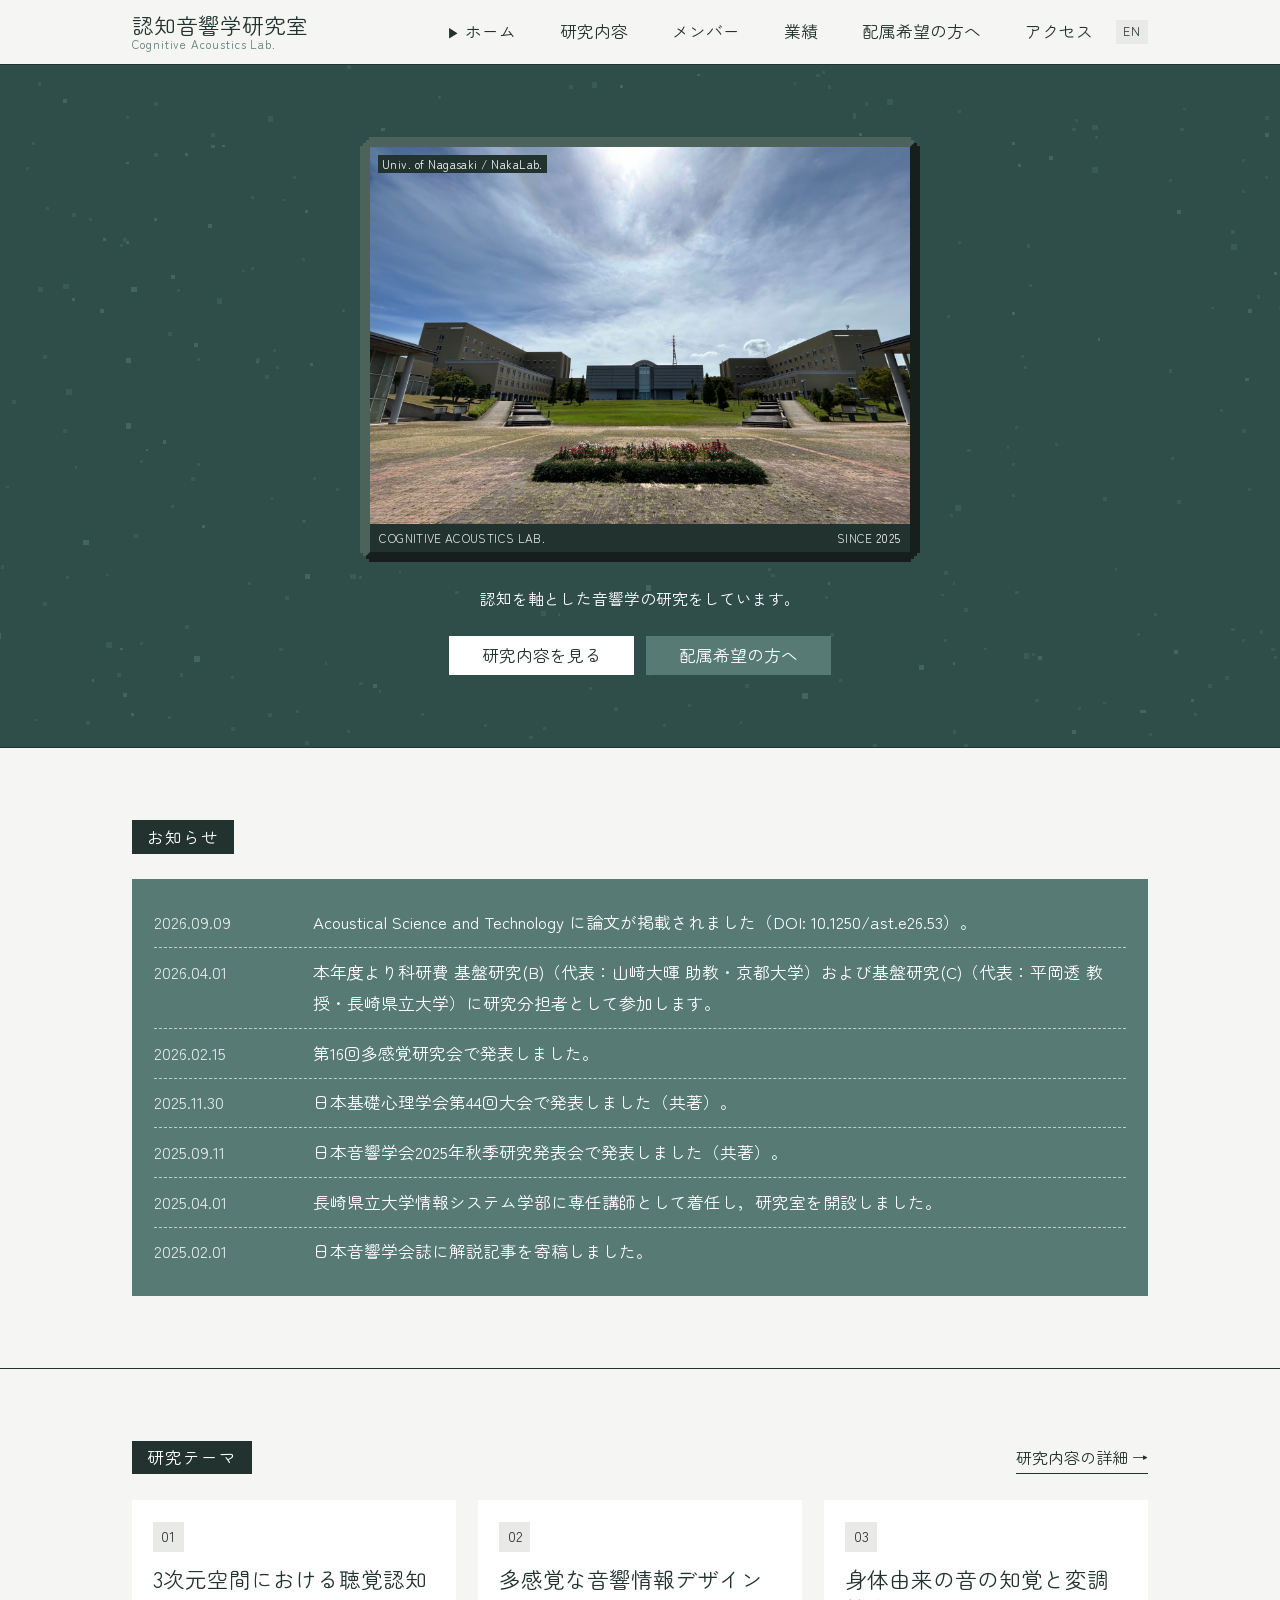
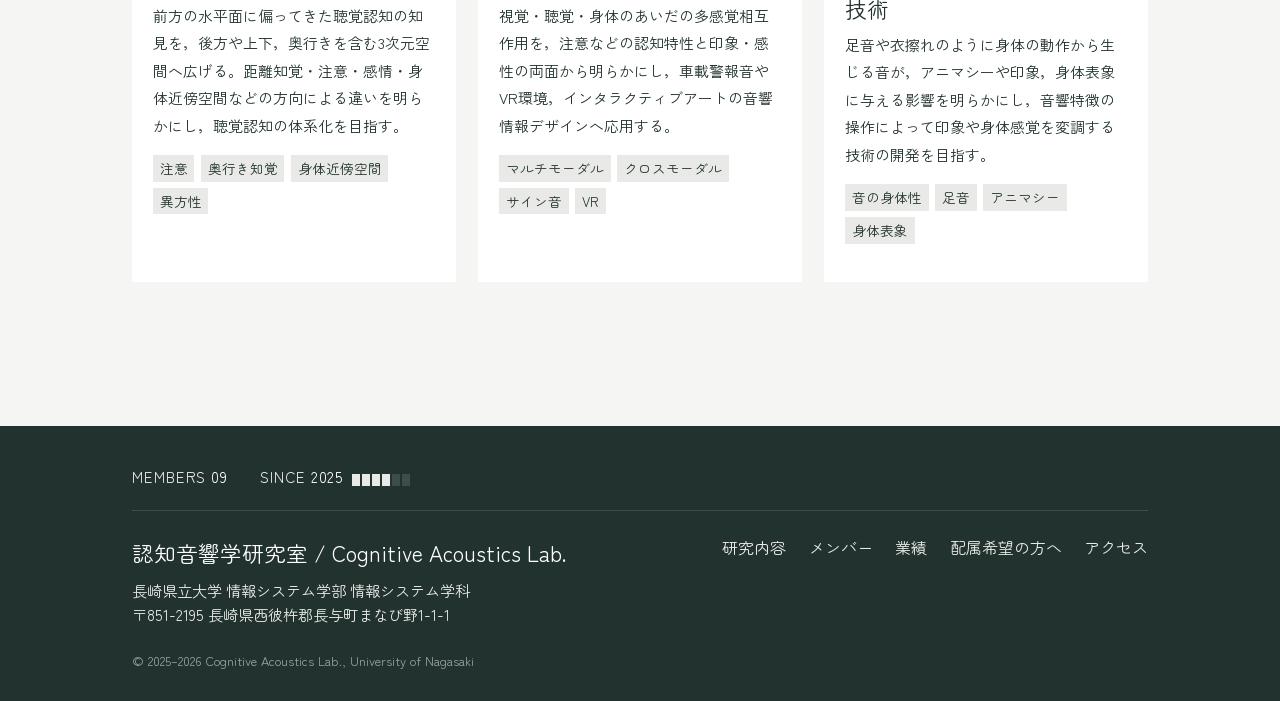
<file: index.html>
<!DOCTYPE html>
<html lang="ja">
<head>
<meta charset="utf-8">
<meta name="viewport" content="width=device-width, initial-scale=1">
<title>認知音響学研究室 | 長崎県立大学 情報システム学部</title>
<meta name="description" content="長崎県立大学 情報システム学部 認知音響学研究室（Cognitive Acoustics Lab.）のウェブサイト。多感覚認知と音響学を中心に，音と人の認知の関係を研究しています。">
<link rel="preconnect" href="https://fonts.googleapis.com">
<link rel="preconnect" href="https://fonts.gstatic.com" crossorigin>
<link href="https://fonts.googleapis.com/css2?family=Zen+Kaku+Gothic+New:wght@400;500;700&family=Zen+Maru+Gothic:wght@400;500;700&display=swap" rel="stylesheet">
<link rel="stylesheet" href="assets/css/style.css">
<link rel="alternate" hreflang="ja" href="https://cognitive-acoustics-lab.github.io/">
<link rel="alternate" hreflang="en" href="https://cognitive-acoustics-lab.github.io/en/">
<link rel="alternate" hreflang="x-default" href="https://cognitive-acoustics-lab.github.io/">
<link rel="icon" type="image/png" sizes="32x32" href="assets/img/favicon-32.png">
<link rel="icon" type="image/png" sizes="16x16" href="assets/img/favicon-16.png">
<link rel="apple-touch-icon" sizes="180x180" href="assets/img/favicon-180.png">
</head>
<body>
<a class="skip-link" href="#main">本文へ移動</a>
<header class="site-header">
  <div class="site-header__inner container">
    <a class="brand" href="index.html">
      <span class="brand__jp">認知音響学研究室</span>
      <span class="brand__en">Cognitive Acoustics Lab.</span>
    </a>
    <input type="checkbox" id="nav-toggle" class="nav-toggle">
    <label for="nav-toggle" class="nav-burger" aria-label="メニューを開閉">MENU</label>
    <nav class="site-nav" aria-label="メインナビゲーション">
      <ul>
        <li><a href="index.html" aria-current="page">ホーム</a></li>
        <li><a href="research.html">研究内容</a></li>
        <li><a href="members.html">メンバー</a></li>
        <li><a href="publications.html">業績</a></li>
        <li><a href="for-students.html">配属希望の方へ</a></li>
        <li><a href="access.html">アクセス</a></li>
      </ul>
    </nav>
    <a class="lang-switch" href="en/index.html" lang="en" hreflang="en">EN</a>
  </div>
</header>
<main id="main">

<section class="hero">
  <div class="container hero__inner">
    <figure class="crt">
      <div class="crt__bezel">
        <div class="crt__screen">
          <span class="hero__label">Univ. of Nagasaki / NakaLab.</span>
          <img src="assets/img/hero-1600.jpg" alt="研究室の様子">
          <div class="crt__hud"><span>COGNITIVE ACOUSTICS LAB.</span><span>SINCE <b>2025</b></span></div>
        </div>
      </div>
    </figure>
    <p class="hero__lead">認知を軸とした音響学の研究をしています。</p>
    <div class="hero__actions">
      <a class="btn btn--primary" href="research.html">研究内容を見る</a>
      <a class="btn btn--ghost" href="for-students.html">配属希望の方へ</a>
    </div>
  </div>
</section>

<section class="section">
  <div class="container">
    <div class="section__head">
      <div><h2 class="eyebrow">お知らせ</h2></div>
    </div>
    <ul class="news">
        <li><time datetime="2026-09-09">2026.09.09</time><div>Acoustical Science and Technology に論文が掲載されました（DOI: 10.1250/ast.e26.53）。</div></li>
        <li><time datetime="2026-04-01">2026.04.01</time><div>本年度より科研費 基盤研究(B)（代表：山﨑大暉 助教・京都大学）および基盤研究(C)（代表：平岡透 教授・長崎県立大学）に研究分担者として参加します。</div></li>
        <li><time datetime="2026-02-15">2026.02.15</time><div>第16回多感覚研究会で発表しました。</div></li>
        <li><time datetime="2025-11-30">2025.11.30</time><div>日本基礎心理学会第44回大会で発表しました（共著）。</div></li>
        <li><time datetime="2025-09-11">2025.09.11</time><div>日本音響学会2025年秋季研究発表会で発表しました（共著）。</div></li>
        <li><time datetime="2025-04-01">2025.04.01</time><div>長崎県立大学情報システム学部に専任講師として着任し，研究室を開設しました。</div></li>
        <li><time datetime="2025-02-01">2025.02.01</time><div>日本音響学会誌に解説記事を寄稿しました。</div></li>
    </ul>
  </div>
</section>

<section class="section">
  <div class="container">
    <div class="section__head">
      <div><h2 class="eyebrow">研究テーマ</h2></div>
      <a class="section__more" href="research.html">研究内容の詳細 →</a>
    </div>
    <div class="cards">
        <a class="card card--link" href="research.html#theme-01">
          <div class="card__num">01</div>
          <h3>3次元空間における聴覚認知</h3>
          <p>前方の水平面に偏ってきた聴覚認知の知見を，後方や上下，奥行きを含む3次元空間へ広げる。距離知覚・注意・感情・身体近傍空間などの方向による違いを明らかにし，聴覚認知の体系化を目指す。</p>
          <ul class="tags"><li class="tag">注意</li><li class="tag">奥行き知覚</li><li class="tag">身体近傍空間</li><li class="tag">異方性</li></ul>
        </a>
        <a class="card card--link" href="research.html#theme-02">
          <div class="card__num">02</div>
          <h3>多感覚な音響情報デザイン</h3>
          <p>視覚・聴覚・身体のあいだの多感覚相互作用を，注意などの認知特性と印象・感性の両面から明らかにし，車載警報音やVR環境，インタラクティブアートの音響情報デザインへ応用する。</p>
          <ul class="tags"><li class="tag">マルチモーダル</li><li class="tag">クロスモーダル</li><li class="tag">サイン音</li><li class="tag">VR</li></ul>
        </a>
        <a class="card card--link" href="research.html#theme-03">
          <div class="card__num">03</div>
          <h3>身体由来の音の知覚と変調技術</h3>
          <p>足音や衣擦れのように身体の動作から生じる音が，アニマシーや印象，身体表象に与える影響を明らかにし，音響特徴の操作によって印象や身体感覚を変調する技術の開発を目指す。</p>
          <ul class="tags"><li class="tag">音の身体性</li><li class="tag">足音</li><li class="tag">アニマシー</li><li class="tag">身体表象</li></ul>
        </a>
    </div>
  </div>
</section>

</main>
<footer class="site-footer">
  <div class="container">
  <div class="hud" aria-label="研究室のステータス">
    <span>MEMBERS <b>09</b></span>
    <span>SINCE <b>2025</b><span class="bar" aria-hidden="true"><i></i><i></i><i></i><i></i><i class="off"></i><i class="off"></i></span></span>
  </div>
  <div class="site-footer__inner">
    <div>
      <span class="brand__jp">認知音響学研究室 / Cognitive Acoustics Lab.</span>
      <p>長崎県立大学 情報システム学部 情報システム学科<br>〒851-2195 長崎県西彼杵郡長与町まなび野1-1-1</p>
    </div>
    <ul class="footer-links">
      <li><a href="research.html">研究内容</a></li>
      <li><a href="members.html">メンバー</a></li>
      <li><a href="publications.html">業績</a></li>
      <li><a href="for-students.html">配属希望の方へ</a></li>
      <li><a href="access.html">アクセス</a></li>
    </ul>
  </div>
  <div class="copyright">&copy; 2025–2026 Cognitive Acoustics Lab., University of Nagasaki</div>
  </div>
</footer>
</body>
</html>
</file>
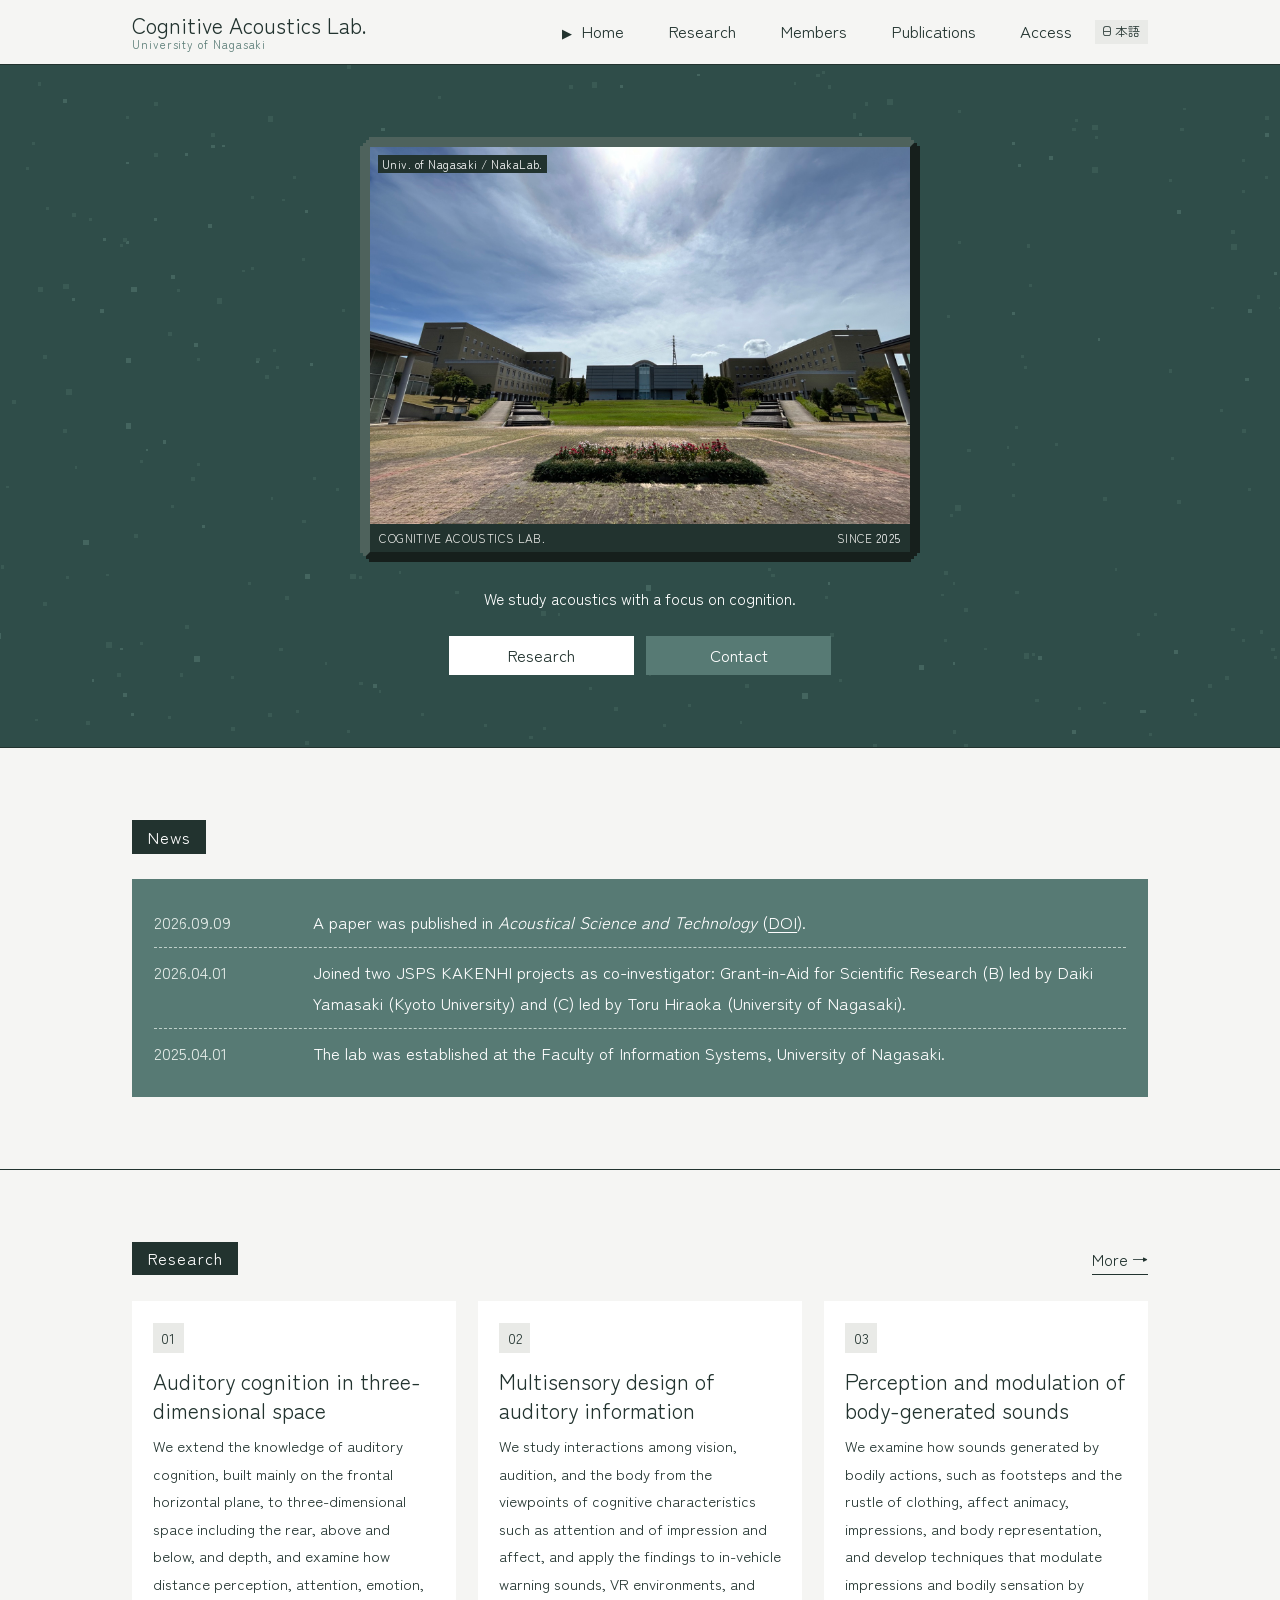
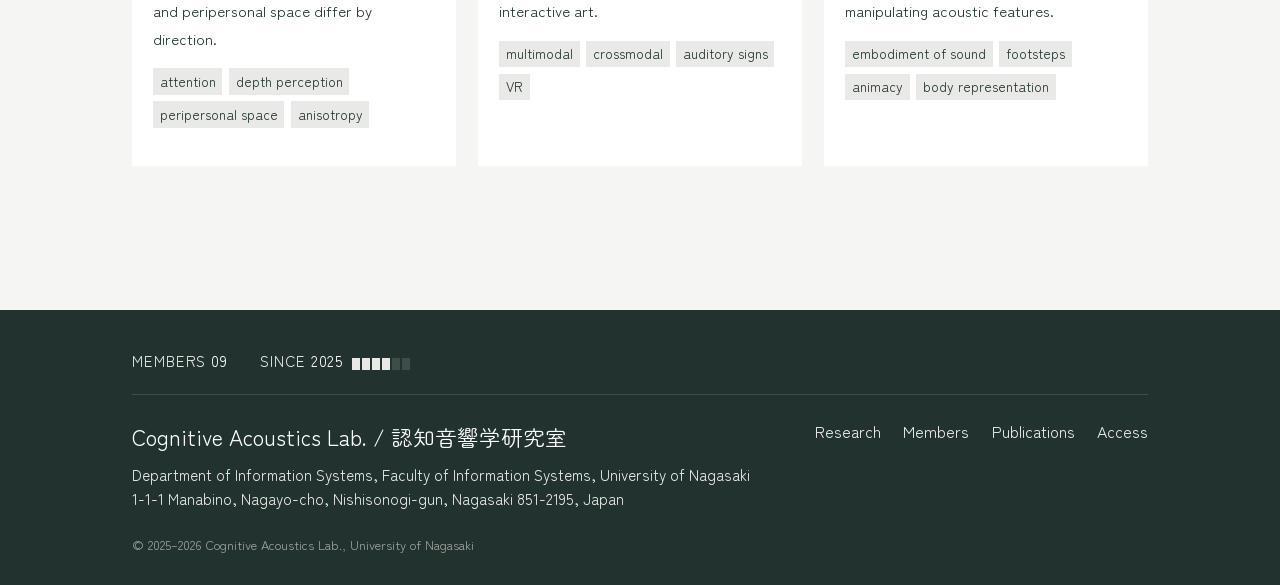
<file: en/index.html>
<!DOCTYPE html>
<html lang="en">
<head>
<meta charset="utf-8">
<meta name="viewport" content="width=device-width, initial-scale=1">
<title>Cognitive Acoustics Lab. | University of Nagasaki</title>
<meta name="description" content="Cognitive Acoustics Lab. (Naka Lab.), Faculty of Information Systems, University of Nagasaki. We study acoustics with a focus on auditory and multisensory cognition.">
<link rel="preconnect" href="https://fonts.googleapis.com">
<link rel="preconnect" href="https://fonts.gstatic.com" crossorigin>
<link href="https://fonts.googleapis.com/css2?family=Zen+Kaku+Gothic+New:wght@400;500;700&family=Zen+Maru+Gothic:wght@400;500;700&display=swap" rel="stylesheet">
<link rel="stylesheet" href="../assets/css/style.css">
<link rel="alternate" hreflang="ja" href="https://cognitive-acoustics-lab.github.io/">
<link rel="alternate" hreflang="en" href="https://cognitive-acoustics-lab.github.io/en/">
<link rel="alternate" hreflang="x-default" href="https://cognitive-acoustics-lab.github.io/">
<link rel="icon" type="image/png" sizes="32x32" href="../assets/img/favicon-32.png">
<link rel="icon" type="image/png" sizes="16x16" href="../assets/img/favicon-16.png">
<link rel="apple-touch-icon" sizes="180x180" href="../assets/img/favicon-180.png">
</head>
<body>
<a class="skip-link" href="#main">Skip to content</a>
<header class="site-header">
  <div class="site-header__inner container">
    <a class="brand" href="index.html">
      <span class="brand__jp">Cognitive Acoustics Lab.</span>
      <span class="brand__en">University of Nagasaki</span>
    </a>
    <input type="checkbox" id="nav-toggle" class="nav-toggle">
    <label for="nav-toggle" class="nav-burger" aria-label="Toggle menu">MENU</label>
    <nav class="site-nav" aria-label="Main navigation">
      <ul>
        <li><a href="index.html" aria-current="page">Home</a></li>
        <li><a href="research.html">Research</a></li>
        <li><a href="members.html">Members</a></li>
        <li><a href="publications.html">Publications</a></li>
        <li><a href="access.html">Access</a></li>
      </ul>
    </nav>
    <a class="lang-switch" href="../index.html" lang="ja" hreflang="ja">日本語</a>
  </div>
</header>
<main id="main">

<section class="hero">
  <div class="container hero__inner">
    <figure class="crt">
      <div class="crt__bezel">
        <div class="crt__screen">
          <span class="hero__label">Univ. of Nagasaki / NakaLab.</span>
          <img src="../assets/img/hero-1600.jpg" alt="The lab">
          <div class="crt__hud"><span>COGNITIVE ACOUSTICS LAB.</span><span>SINCE <b>2025</b></span></div>
        </div>
      </div>
    </figure>
    <p class="hero__lead">We study acoustics with a focus on cognition.</p>
    <div class="hero__actions">
      <a class="btn btn--primary" href="research.html">Research</a>
      <a class="btn btn--ghost" href="access.html#contact">Contact</a>
    </div>
  </div>
</section>

<section class="section">
  <div class="container">
    <div class="section__head">
      <div><h2 class="eyebrow">News</h2></div>
    </div>
    <ul class="news">
        <li><time datetime="2026-09-09">2026.09.09</time><div>A paper was published in <em>Acoustical Science and Technology</em> (<a href="https://doi.org/10.1250/ast.e26.53">DOI</a>).</div></li>
        <li><time datetime="2026-04-01">2026.04.01</time><div>Joined two JSPS KAKENHI projects as co-investigator: Grant-in-Aid for Scientific Research (B) led by Daiki Yamasaki (Kyoto University) and (C) led by Toru Hiraoka (University of Nagasaki).</div></li>
        <li><time datetime="2025-04-01">2025.04.01</time><div>The lab was established at the Faculty of Information Systems, University of Nagasaki.</div></li>
    </ul>
  </div>
</section>

<section class="section">
  <div class="container">
    <div class="section__head">
      <div><h2 class="eyebrow">Research</h2></div>
      <a class="section__more" href="research.html">More →</a>
    </div>
    <div class="cards">
        <a class="card card--link" href="research.html#theme-01">
          <div class="card__num">01</div>
          <h3>Auditory cognition in three-dimensional space</h3>
          <p>We extend the knowledge of auditory cognition, built mainly on the frontal horizontal plane, to three-dimensional space including the rear, above and below, and depth, and examine how distance perception, attention, emotion, and peripersonal space differ by direction.</p>
          <ul class="tags"><li class="tag">attention</li><li class="tag">depth perception</li><li class="tag">peripersonal space</li><li class="tag">anisotropy</li></ul>
        </a>
        <a class="card card--link" href="research.html#theme-02">
          <div class="card__num">02</div>
          <h3>Multisensory design of auditory information</h3>
          <p>We study interactions among vision, audition, and the body from the viewpoints of cognitive characteristics such as attention and of impression and affect, and apply the findings to in-vehicle warning sounds, VR environments, and interactive art.</p>
          <ul class="tags"><li class="tag">multimodal</li><li class="tag">crossmodal</li><li class="tag">auditory signs</li><li class="tag">VR</li></ul>
        </a>
        <a class="card card--link" href="research.html#theme-03">
          <div class="card__num">03</div>
          <h3>Perception and modulation of body-generated sounds</h3>
          <p>We examine how sounds generated by bodily actions, such as footsteps and the rustle of clothing, affect animacy, impressions, and body representation, and develop techniques that modulate impressions and bodily sensation by manipulating acoustic features.</p>
          <ul class="tags"><li class="tag">embodiment of sound</li><li class="tag">footsteps</li><li class="tag">animacy</li><li class="tag">body representation</li></ul>
        </a>
    </div>
  </div>
</section>
</main>
<footer class="site-footer">
  <div class="container">
  <div class="hud" aria-label="Lab status">
    <span>MEMBERS <b>09</b></span>
    <span>SINCE <b>2025</b><span class="bar" aria-hidden="true"><i></i><i></i><i></i><i></i><i class="off"></i><i class="off"></i></span></span>
  </div>
  <div class="site-footer__inner">
    <div>
      <span class="brand__jp">Cognitive Acoustics Lab. / 認知音響学研究室</span>
      <p>Department of Information Systems, Faculty of Information Systems, University of Nagasaki<br>1-1-1 Manabino, Nagayo-cho, Nishisonogi-gun, Nagasaki 851-2195, Japan</p>
    </div>
    <ul class="footer-links">
      <li><a href="research.html">Research</a></li>
      <li><a href="members.html">Members</a></li>
      <li><a href="publications.html">Publications</a></li>
      <li><a href="access.html">Access</a></li>
    </ul>
  </div>
  <div class="copyright">&copy; 2025–2026 Cognitive Acoustics Lab., University of Nagasaki</div>
  </div>
</footer>
</body>
</html>
</file>
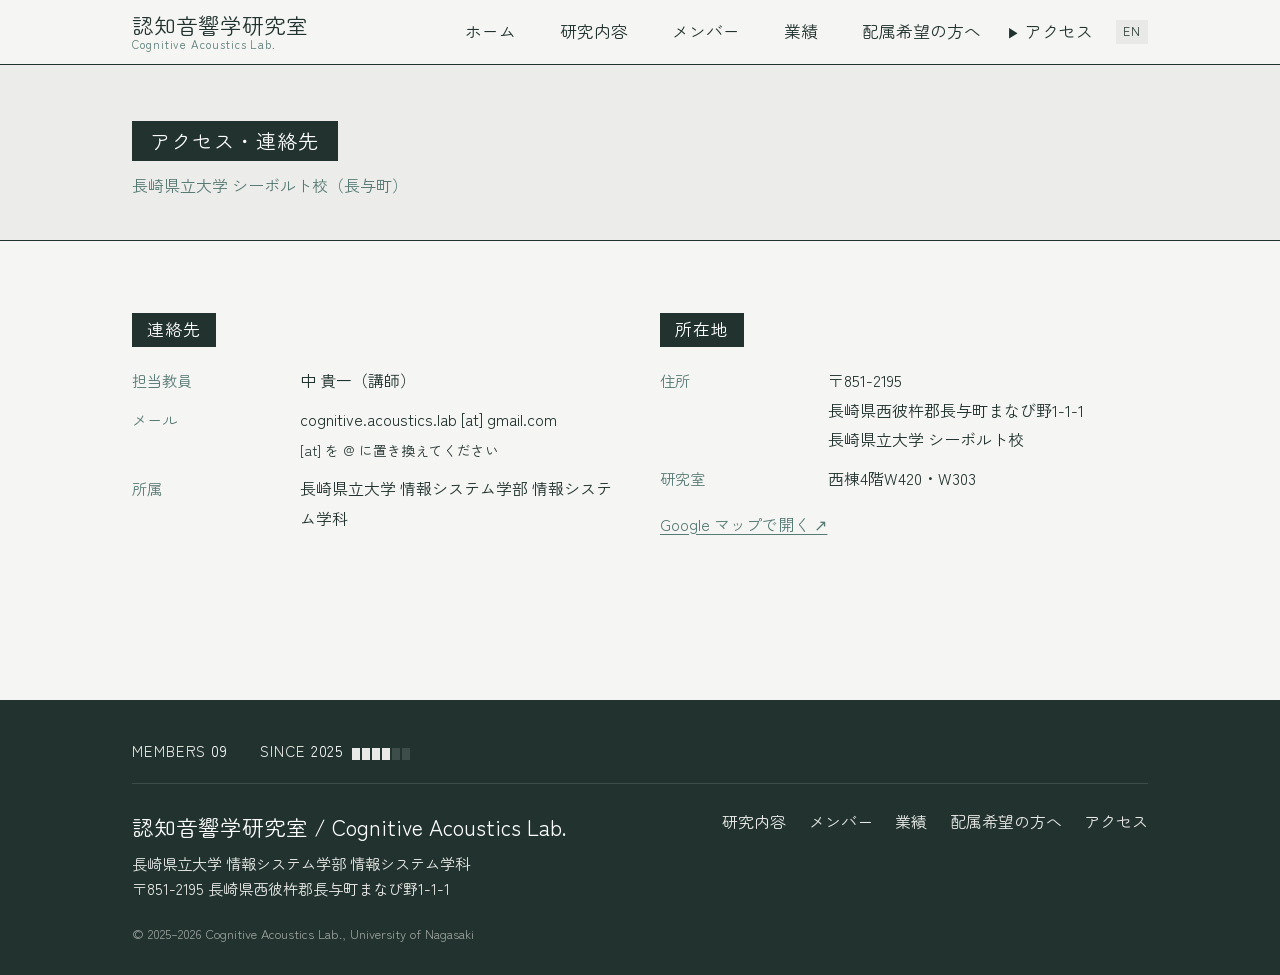
<file: access.html>
<!DOCTYPE html>
<html lang="ja">
<head>
<meta charset="utf-8">
<meta name="viewport" content="width=device-width, initial-scale=1">
<title>アクセス・連絡先 | 認知音響学研究室 – 長崎県立大学</title>
<meta name="description" content="認知音響学研究室（長崎県立大学 シーボルト校）へのアクセスと連絡先。">
<link rel="preconnect" href="https://fonts.googleapis.com">
<link rel="preconnect" href="https://fonts.gstatic.com" crossorigin>
<link href="https://fonts.googleapis.com/css2?family=Zen+Kaku+Gothic+New:wght@400;500;700&family=Zen+Maru+Gothic:wght@400;500;700&display=swap" rel="stylesheet">
<link rel="stylesheet" href="assets/css/style.css">
<link rel="alternate" hreflang="ja" href="https://cognitive-acoustics-lab.github.io/access.html">
<link rel="alternate" hreflang="en" href="https://cognitive-acoustics-lab.github.io/en/access.html">
<link rel="alternate" hreflang="x-default" href="https://cognitive-acoustics-lab.github.io/access.html">
<link rel="icon" type="image/png" sizes="32x32" href="assets/img/favicon-32.png">
<link rel="icon" type="image/png" sizes="16x16" href="assets/img/favicon-16.png">
<link rel="apple-touch-icon" sizes="180x180" href="assets/img/favicon-180.png">
</head>
<body>
<a class="skip-link" href="#main">本文へ移動</a>
<header class="site-header">
  <div class="site-header__inner container">
    <a class="brand" href="index.html">
      <span class="brand__jp">認知音響学研究室</span>
      <span class="brand__en">Cognitive Acoustics Lab.</span>
    </a>
    <input type="checkbox" id="nav-toggle" class="nav-toggle">
    <label for="nav-toggle" class="nav-burger" aria-label="メニューを開閉">MENU</label>
    <nav class="site-nav" aria-label="メインナビゲーション">
      <ul>
        <li><a href="index.html">ホーム</a></li>
        <li><a href="research.html">研究内容</a></li>
        <li><a href="members.html">メンバー</a></li>
        <li><a href="publications.html">業績</a></li>
        <li><a href="for-students.html">配属希望の方へ</a></li>
        <li><a href="access.html" aria-current="page">アクセス</a></li>
      </ul>
    </nav>
    <a class="lang-switch" href="en/access.html" lang="en" hreflang="en">EN</a>
  </div>
</header>
<main id="main">

<section class="page-head">
  <div class="container">
    <h1 class="eyebrow">アクセス・連絡先</h1>
    <p>長崎県立大学 シーボルト校（長与町）</p>
  </div>
</section>

<section class="section" id="contact">
  <div class="container split">
    <div>
      <h2 class="eyebrow">連絡先</h2>
      <dl class="info">
        <dt>担当教員</dt><dd>中 貴一（講師）</dd>
        <dt>メール</dt><dd>cognitive.acoustics.lab [at] gmail.com<br><span style="font-size:.85rem;color:var(--muted)">[at] を @ に置き換えてください</span></dd>
        <dt>所属</dt><dd>長崎県立大学 情報システム学部 情報システム学科</dd>
      </dl>
    </div>
    <div>
      <h2 class="eyebrow">所在地</h2>
      <dl class="info">
        <dt>住所</dt><dd>〒851-2195<br>長崎県西彼杵郡長与町まなび野1-1-1<br>長崎県立大学 シーボルト校</dd>
        <dt>研究室</dt><dd>西棟4階W420・W303</dd>
      </dl>
      <p style="margin-top:1rem"><a href="https://www.google.com/maps/search/?api=1&query=長崎県立大学シーボルト校" target="_blank" rel="noopener">Google マップで開く ↗</a></p>
    </div>
  </div>
</section>
</main>
<footer class="site-footer">
  <div class="container">
  <div class="hud" aria-label="研究室のステータス">
    <span>MEMBERS <b>09</b></span>
    <span>SINCE <b>2025</b><span class="bar" aria-hidden="true"><i></i><i></i><i></i><i></i><i class="off"></i><i class="off"></i></span></span>
  </div>
  <div class="site-footer__inner">
    <div>
      <span class="brand__jp">認知音響学研究室 / Cognitive Acoustics Lab.</span>
      <p>長崎県立大学 情報システム学部 情報システム学科<br>〒851-2195 長崎県西彼杵郡長与町まなび野1-1-1</p>
    </div>
    <ul class="footer-links">
      <li><a href="research.html">研究内容</a></li>
      <li><a href="members.html">メンバー</a></li>
      <li><a href="publications.html">業績</a></li>
      <li><a href="for-students.html">配属希望の方へ</a></li>
      <li><a href="access.html">アクセス</a></li>
    </ul>
  </div>
  <div class="copyright">&copy; 2025–2026 Cognitive Acoustics Lab., University of Nagasaki</div>
  </div>
</footer>
</body>
</html>
</file>
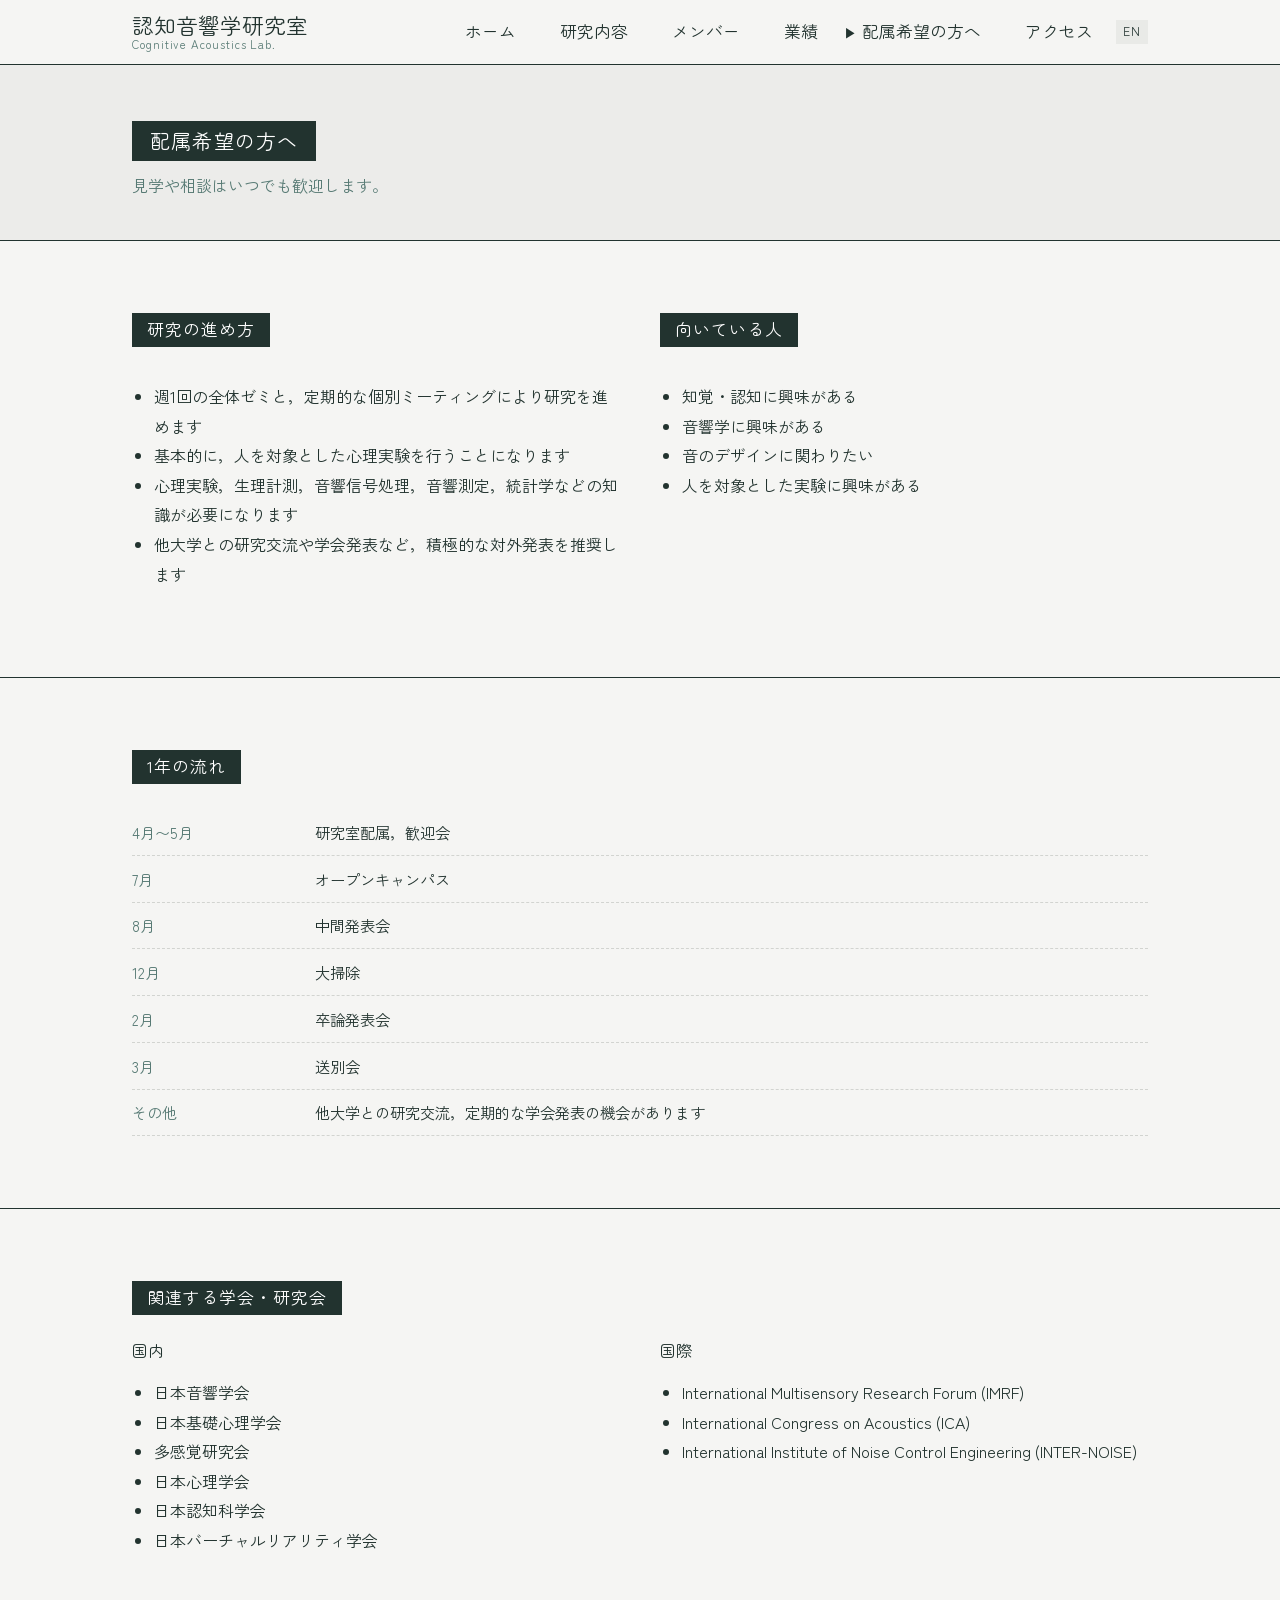
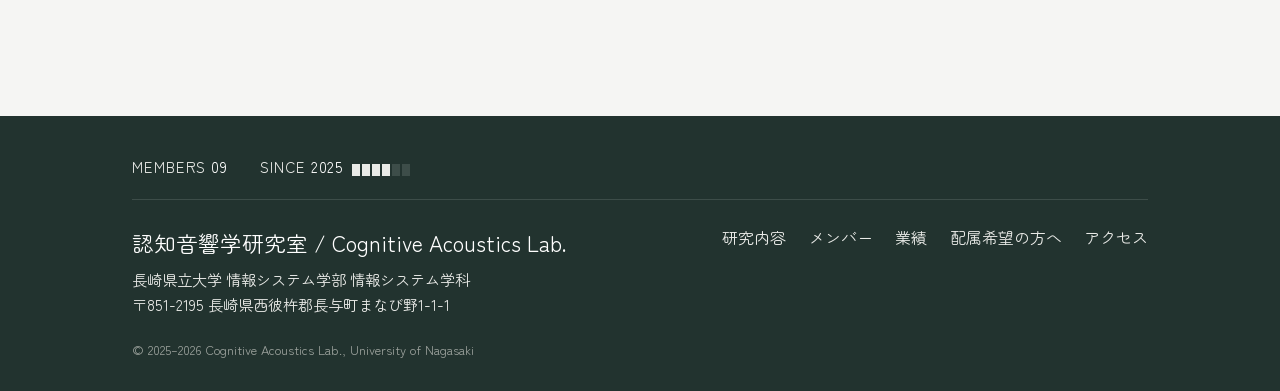
<file: for-students.html>
<!DOCTYPE html>
<html lang="ja">
<head>
<meta charset="utf-8">
<meta name="viewport" content="width=device-width, initial-scale=1">
<title>配属希望の方へ | 認知音響学研究室 – 長崎県立大学</title>
<meta name="description" content="認知音響学研究室への配属を希望する学生向けの案内。研究室の進め方，1年の流れ，関連学会。">
<link rel="preconnect" href="https://fonts.googleapis.com">
<link rel="preconnect" href="https://fonts.gstatic.com" crossorigin>
<link href="https://fonts.googleapis.com/css2?family=Zen+Kaku+Gothic+New:wght@400;500;700&family=Zen+Maru+Gothic:wght@400;500;700&display=swap" rel="stylesheet">
<link rel="stylesheet" href="assets/css/style.css">
<link rel="icon" type="image/png" sizes="32x32" href="assets/img/favicon-32.png">
<link rel="icon" type="image/png" sizes="16x16" href="assets/img/favicon-16.png">
<link rel="apple-touch-icon" sizes="180x180" href="assets/img/favicon-180.png">
</head>
<body>
<a class="skip-link" href="#main">本文へ移動</a>
<header class="site-header">
  <div class="site-header__inner container">
    <a class="brand" href="index.html">
      <span class="brand__jp">認知音響学研究室</span>
      <span class="brand__en">Cognitive Acoustics Lab.</span>
    </a>
    <input type="checkbox" id="nav-toggle" class="nav-toggle">
    <label for="nav-toggle" class="nav-burger" aria-label="メニューを開閉">MENU</label>
    <nav class="site-nav" aria-label="メインナビゲーション">
      <ul>
        <li><a href="index.html">ホーム</a></li>
        <li><a href="research.html">研究内容</a></li>
        <li><a href="members.html">メンバー</a></li>
        <li><a href="publications.html">業績</a></li>
        <li><a href="for-students.html" aria-current="page">配属希望の方へ</a></li>
        <li><a href="access.html">アクセス</a></li>
      </ul>
    </nav>
    <a class="lang-switch" href="en/index.html" lang="en" hreflang="en">EN</a>
  </div>
</header>
<main id="main">

<section class="page-head">
  <div class="container">
    <h1 class="eyebrow">配属希望の方へ</h1>
    <p>見学や相談はいつでも歓迎します。</p>
  </div>
</section>

<section class="section">
  <div class="container split">
    <div>
      <h2 class="eyebrow">研究の進め方</h2>
      <ul>
        <li>週1回の全体ゼミと，定期的な個別ミーティングにより研究を進めます</li>
        <li>基本的に，人を対象とした心理実験を行うことになります</li>
        <li>心理実験，生理計測，音響信号処理，音響測定，統計学などの知識が必要になります</li>
        <li>他大学との研究交流や学会発表など，積極的な対外発表を推奨します</li>
      </ul>
    </div>
    <div>
      <h2 class="eyebrow">向いている人</h2>
      <ul>
        <li>知覚・認知に興味がある</li>
        <li>音響学に興味がある</li>
        <li>音のデザインに関わりたい</li>
        <li>人を対象とした実験に興味がある</li>
      </ul>
      </div>
  </div>
</section>

<section class="section">
  <div class="container">
    <div class="section__head"><div><h2 class="eyebrow">1年の流れ</h2></div></div>
    <ul class="timeline">
      <li><span class="when">4月〜5月</span><span>研究室配属，歓迎会</span></li>
      <li><span class="when">7月</span><span>オープンキャンパス</span></li>
      <li><span class="when">8月</span><span>中間発表会</span></li>
      <li><span class="when">12月</span><span>大掃除</span></li>
      <li><span class="when">2月</span><span>卒論発表会</span></li>
      <li><span class="when">3月</span><span>送別会</span></li>
      <li><span class="when">その他</span><span>他大学との研究交流，定期的な学会発表の機会があります</span></li>
    </ul>
  </div>
</section>

<section class="section">
  <div class="container">
    <div class="section__head"><div><h2 class="eyebrow">関連する学会・研究会</h2></div></div>
    <div class="split">
      <div>
        <h3 style="font-size:1rem;margin:0 0 .4rem">国内</h3>
        <ul>
          <li>日本音響学会</li>
          <li>日本基礎心理学会</li>
          <li>多感覚研究会</li>
          <li>日本心理学会</li>
          <li>日本認知科学会</li>
          <li>日本バーチャルリアリティ学会</li>
        </ul>
      </div>
      <div>
        <h3 style="font-size:1rem;margin:0 0 .4rem">国際</h3>
        <ul>
          <li>International Multisensory Research Forum (IMRF)</li>
          <li>International Congress on Acoustics (ICA)</li>
          <li>International Institute of Noise Control Engineering (INTER-NOISE)</li>
        </ul>
      </div>
    </div>
  </div>
</section>

</main>
<footer class="site-footer">
  <div class="container">
  <div class="hud" aria-label="研究室のステータス">
    <span>MEMBERS <b>09</b></span>
    <span>SINCE <b>2025</b><span class="bar" aria-hidden="true"><i></i><i></i><i></i><i></i><i class="off"></i><i class="off"></i></span></span>
  </div>
  <div class="site-footer__inner">
    <div>
      <span class="brand__jp">認知音響学研究室 / Cognitive Acoustics Lab.</span>
      <p>長崎県立大学 情報システム学部 情報システム学科<br>〒851-2195 長崎県西彼杵郡長与町まなび野1-1-1</p>
    </div>
    <ul class="footer-links">
      <li><a href="research.html">研究内容</a></li>
      <li><a href="members.html">メンバー</a></li>
      <li><a href="publications.html">業績</a></li>
      <li><a href="for-students.html">配属希望の方へ</a></li>
      <li><a href="access.html">アクセス</a></li>
    </ul>
  </div>
  <div class="copyright">&copy; 2025–2026 Cognitive Acoustics Lab., University of Nagasaki</div>
  </div>
</footer>
</body>
</html>
</file>
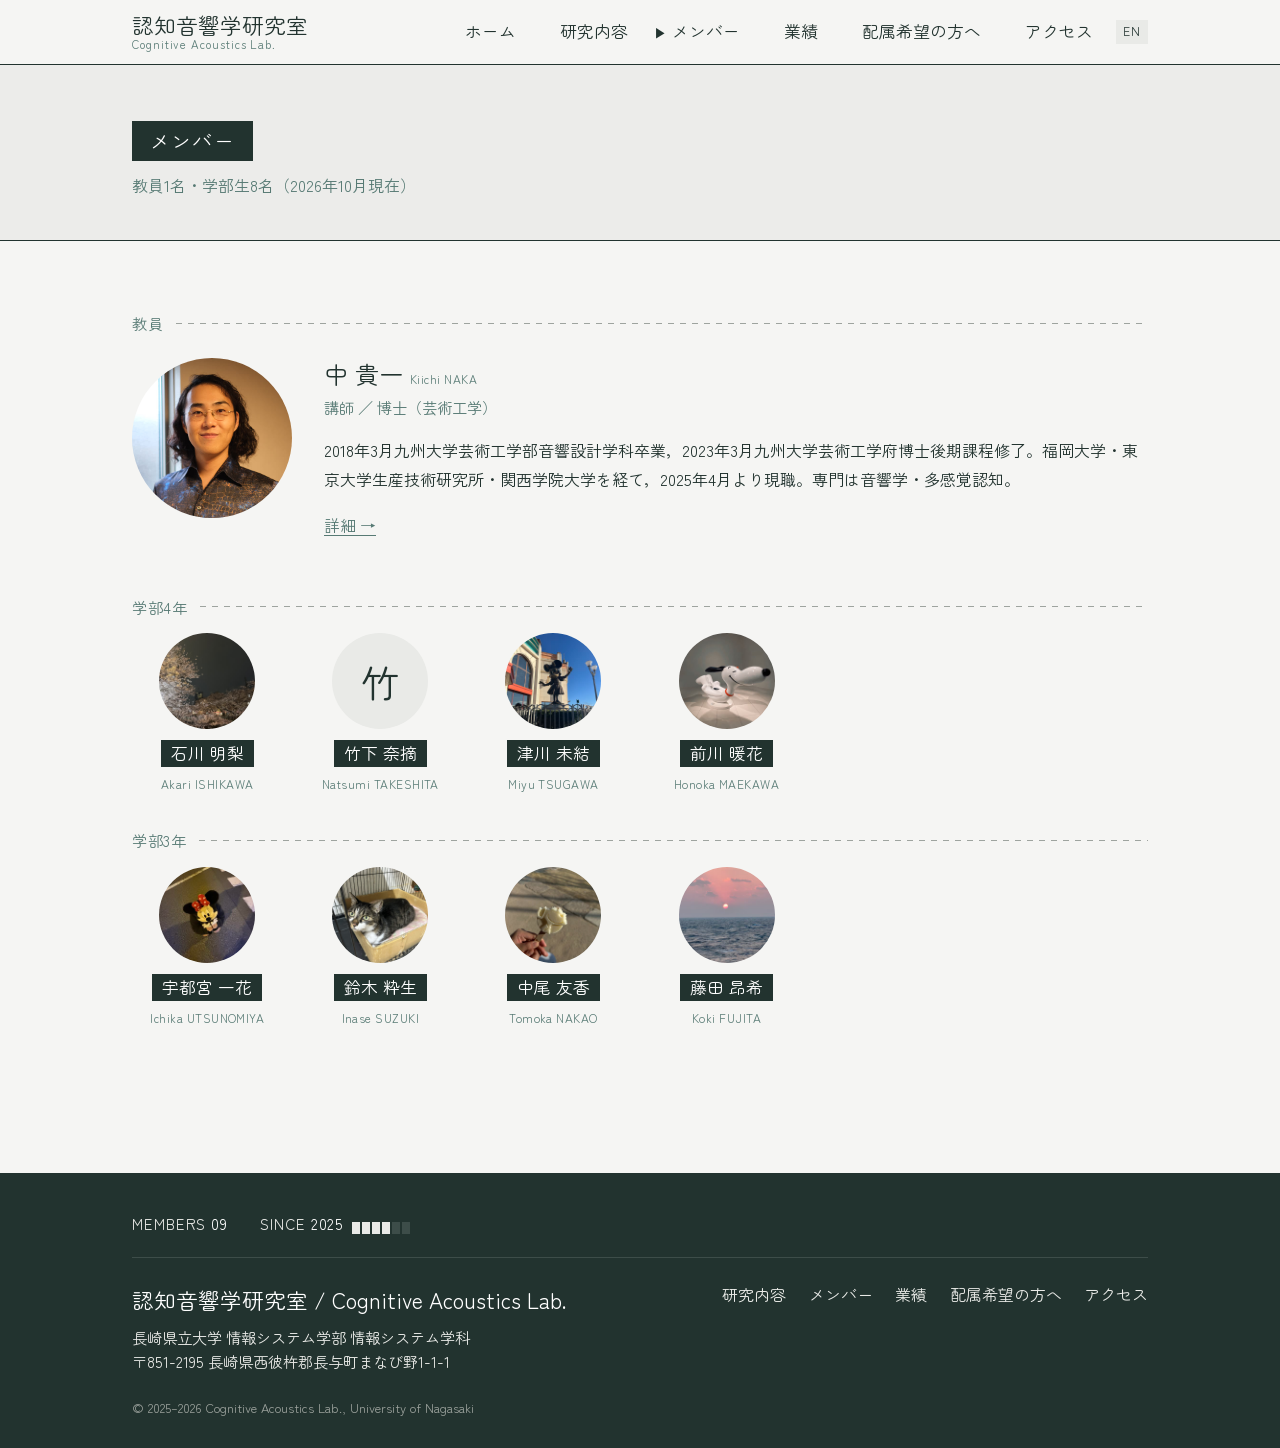
<file: members.html>
<!DOCTYPE html>
<html lang="ja">
<head>
<meta charset="utf-8">
<meta name="viewport" content="width=device-width, initial-scale=1">
<title>メンバー | 認知音響学研究室 – 長崎県立大学</title>
<meta name="description" content="認知音響学研究室のメンバー紹介。教員と学部生の一覧です。">
<link rel="preconnect" href="https://fonts.googleapis.com">
<link rel="preconnect" href="https://fonts.gstatic.com" crossorigin>
<link href="https://fonts.googleapis.com/css2?family=Zen+Kaku+Gothic+New:wght@400;500;700&family=Zen+Maru+Gothic:wght@400;500;700&display=swap" rel="stylesheet">
<link rel="stylesheet" href="assets/css/style.css">
<link rel="alternate" hreflang="ja" href="https://cognitive-acoustics-lab.github.io/members.html">
<link rel="alternate" hreflang="en" href="https://cognitive-acoustics-lab.github.io/en/members.html">
<link rel="alternate" hreflang="x-default" href="https://cognitive-acoustics-lab.github.io/members.html">
<link rel="icon" type="image/png" sizes="32x32" href="assets/img/favicon-32.png">
<link rel="icon" type="image/png" sizes="16x16" href="assets/img/favicon-16.png">
<link rel="apple-touch-icon" sizes="180x180" href="assets/img/favicon-180.png">
</head>
<body>
<a class="skip-link" href="#main">本文へ移動</a>
<header class="site-header">
  <div class="site-header__inner container">
    <a class="brand" href="index.html">
      <span class="brand__jp">認知音響学研究室</span>
      <span class="brand__en">Cognitive Acoustics Lab.</span>
    </a>
    <input type="checkbox" id="nav-toggle" class="nav-toggle">
    <label for="nav-toggle" class="nav-burger" aria-label="メニューを開閉">MENU</label>
    <nav class="site-nav" aria-label="メインナビゲーション">
      <ul>
        <li><a href="index.html">ホーム</a></li>
        <li><a href="research.html">研究内容</a></li>
        <li><a href="members.html" aria-current="page">メンバー</a></li>
        <li><a href="publications.html">業績</a></li>
        <li><a href="for-students.html">配属希望の方へ</a></li>
        <li><a href="access.html">アクセス</a></li>
      </ul>
    </nav>
    <a class="lang-switch" href="en/members.html" lang="en" hreflang="en">EN</a>
  </div>
</header>
<main id="main">

<section class="page-head">
  <div class="container">
    <h1 class="eyebrow">メンバー</h1>
    <p>教員1名・学部生8名（2026年10月現在）</p>
  </div>
</section>

<section class="section">
  <div class="container">
    <h3 class="group-title" style="margin-top:0">教員</h3>
    <div class="pi">
      <div class="avatar"><img src="assets/img/members/naka-sq.jpg" alt=""></div>
      <div>
        <h3>中 貴一 <span class="member__en">Kiichi NAKA</span></h3>
        <div class="pi__role">講師 ／ 博士（芸術工学）</div>
        <p>2018年3月九州大学芸術工学部音響設計学科卒業，2023年3月九州大学芸術工学府博士後期課程修了。福岡大学・東京大学生産技術研究所・関西学院大学を経て，2025年4月より現職。専門は音響学・多感覚認知。</p>
        <p style="margin-bottom:.3rem"><a href="profile.html">詳細 →</a></p>
      </div>
    </div>

    <h3 class="group-title">学部4年</h3>
    <ul class="members">
      <li class="member">
        <div class="avatar"><img src="assets/img/members/ishikawa.jpg" alt=""></div>
        <p class="member__name">石川 明梨</p>
        <div class="member__en">Akari ISHIKAWA</div>
      </li>
      <li class="member">
        <div class="avatar" aria-hidden="true">竹</div>
        <p class="member__name">竹下 奈摘</p>
        <div class="member__en">Natsumi TAKESHITA</div>
      </li>
      <li class="member">
        <div class="avatar"><img src="assets/img/members/tsugawa.jpg" alt=""></div>
        <p class="member__name">津川 未結</p>
        <div class="member__en">Miyu TSUGAWA</div>
      </li>
      <li class="member">
        <div class="avatar"><img src="assets/img/members/maekawa.jpg" alt=""></div>
        <p class="member__name">前川 暖花</p>
        <div class="member__en">Honoka MAEKAWA</div>
      </li>
    </ul>
    <h3 class="group-title">学部3年</h3>
    <ul class="members">
      <li class="member">
        <div class="avatar"><img src="assets/img/members/utsunomiya.jpg" alt=""></div>
        <p class="member__name">宇都宮 一花</p>
        <div class="member__en">Ichika UTSUNOMIYA</div>
      </li>
      <li class="member">
        <div class="avatar"><img src="assets/img/members/suzuki.jpg" alt=""></div>
        <p class="member__name">鈴木 粋生</p>
        <div class="member__en">Inase SUZUKI</div>
      </li>
      <li class="member">
        <div class="avatar"><img src="assets/img/members/nakao.jpg" alt=""></div>
        <p class="member__name">中尾 友香</p>
        <div class="member__en">Tomoka NAKAO</div>
      </li>
      <li class="member">
        <div class="avatar"><img src="assets/img/members/fujita.jpg" alt=""></div>
        <p class="member__name">藤田 昂希</p>
        <div class="member__en">Koki FUJITA</div>
      </li>
    </ul>
  </div>
</section>
</main>
<footer class="site-footer">
  <div class="container">
  <div class="hud" aria-label="研究室のステータス">
    <span>MEMBERS <b>09</b></span>
    <span>SINCE <b>2025</b><span class="bar" aria-hidden="true"><i></i><i></i><i></i><i></i><i class="off"></i><i class="off"></i></span></span>
  </div>
  <div class="site-footer__inner">
    <div>
      <span class="brand__jp">認知音響学研究室 / Cognitive Acoustics Lab.</span>
      <p>長崎県立大学 情報システム学部 情報システム学科<br>〒851-2195 長崎県西彼杵郡長与町まなび野1-1-1</p>
    </div>
    <ul class="footer-links">
      <li><a href="research.html">研究内容</a></li>
      <li><a href="members.html">メンバー</a></li>
      <li><a href="publications.html">業績</a></li>
      <li><a href="for-students.html">配属希望の方へ</a></li>
      <li><a href="access.html">アクセス</a></li>
    </ul>
  </div>
  <div class="copyright">&copy; 2025–2026 Cognitive Acoustics Lab., University of Nagasaki</div>
  </div>
</footer>
</body>
</html>
</file>
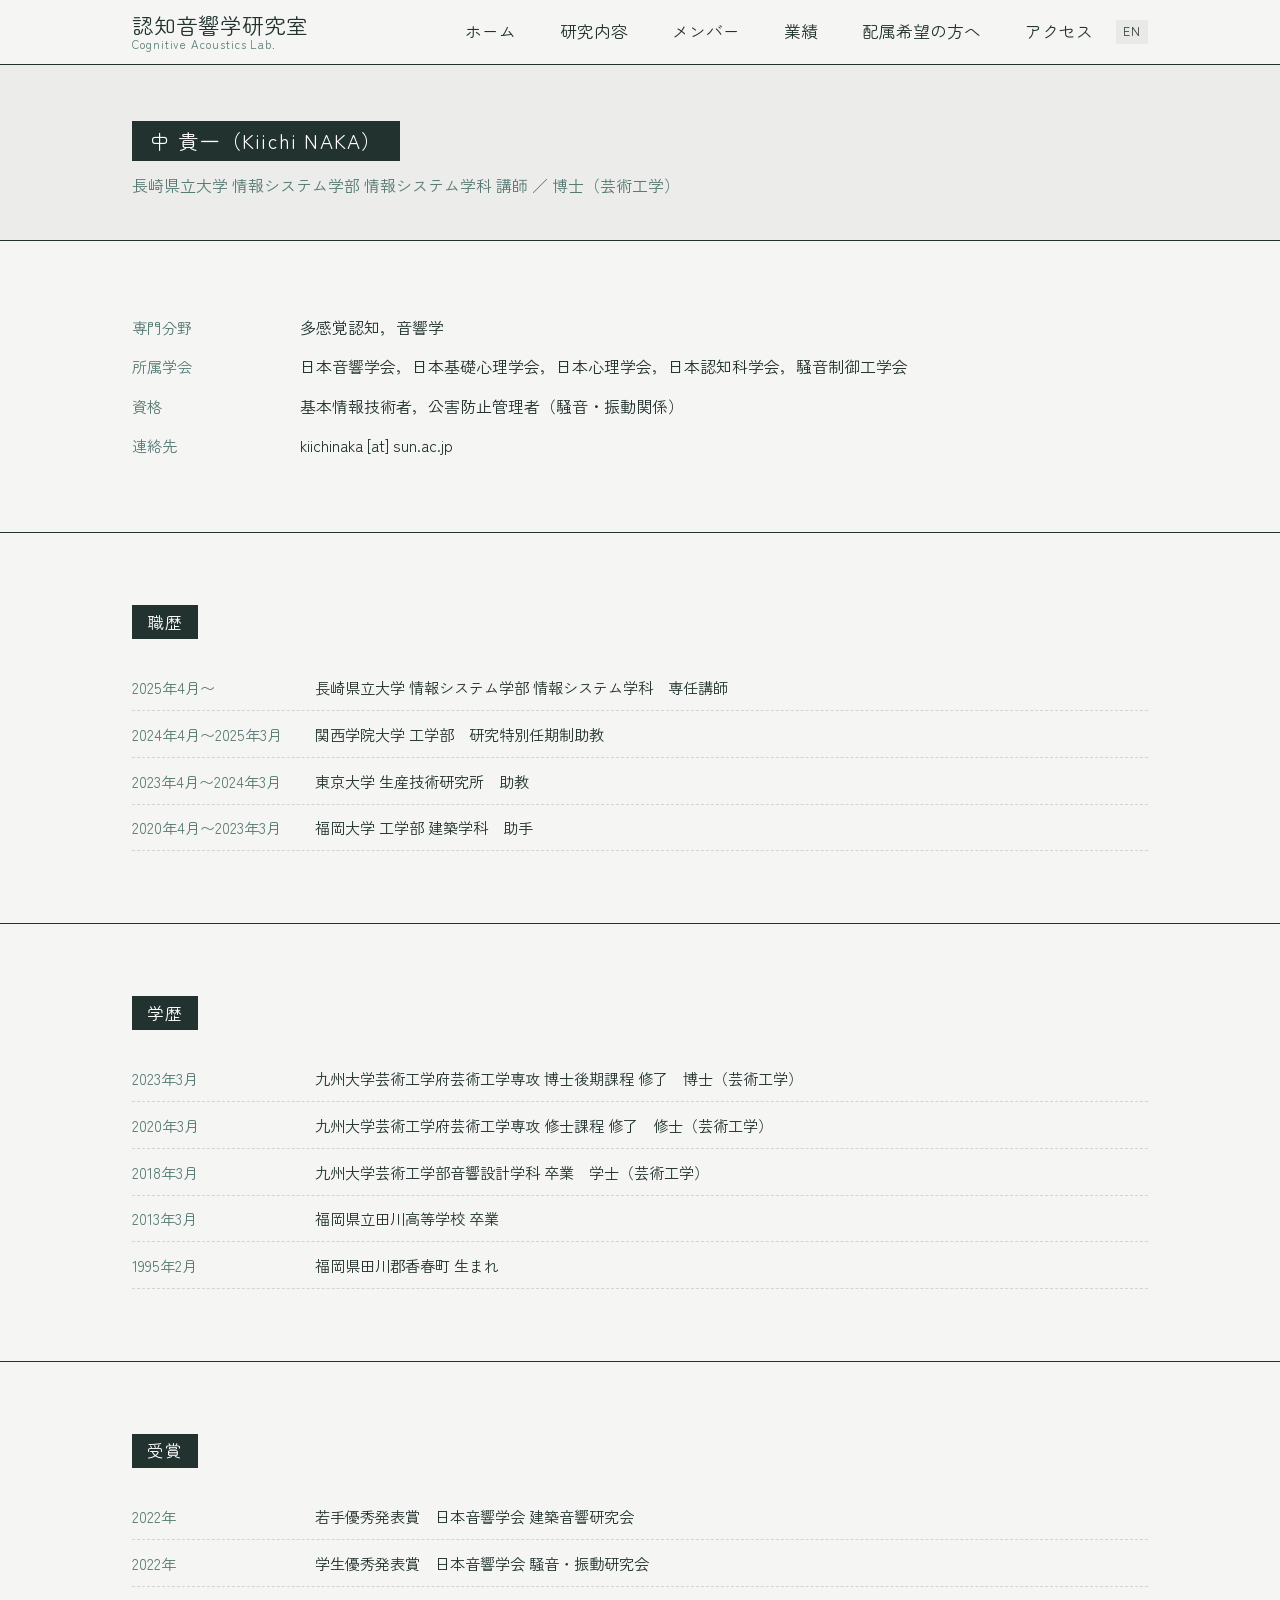
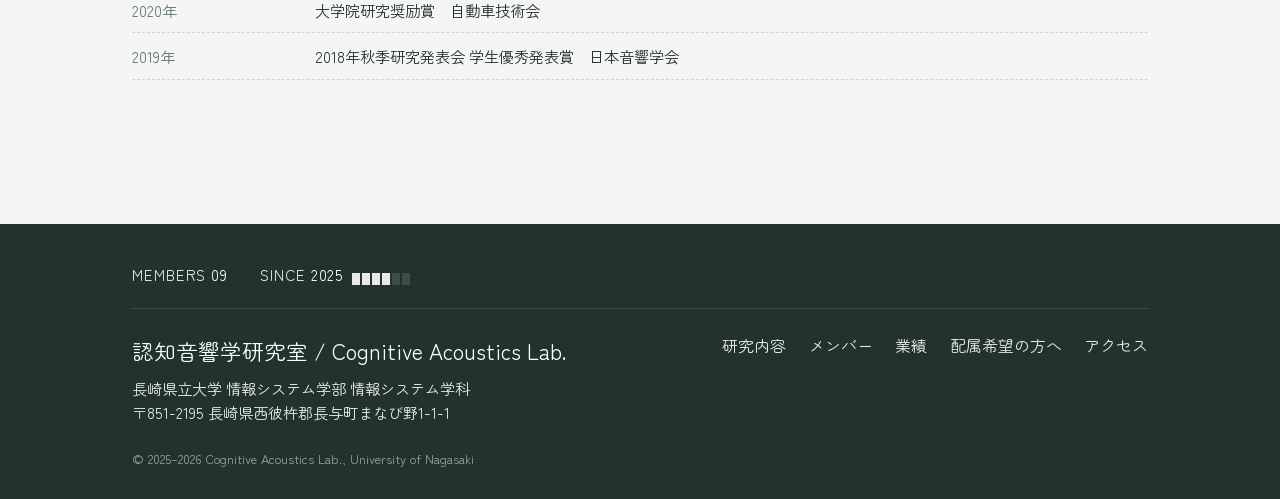
<file: profile.html>
<!DOCTYPE html>
<html lang="ja">
<head>
<meta charset="utf-8">
<meta name="viewport" content="width=device-width, initial-scale=1">
<title>中 貴一（教員紹介） | 認知音響学研究室 – 長崎県立大学</title>
<meta name="description" content="認知音響学研究室 教員 中貴一の経歴，受賞，学会活動。">
<link rel="preconnect" href="https://fonts.googleapis.com">
<link rel="preconnect" href="https://fonts.gstatic.com" crossorigin>
<link href="https://fonts.googleapis.com/css2?family=Zen+Kaku+Gothic+New:wght@400;500;700&family=Zen+Maru+Gothic:wght@400;500;700&display=swap" rel="stylesheet">
<link rel="stylesheet" href="assets/css/style.css">
<link rel="alternate" hreflang="ja" href="https://cognitive-acoustics-lab.github.io/profile.html">
<link rel="alternate" hreflang="en" href="https://cognitive-acoustics-lab.github.io/en/profile.html">
<link rel="alternate" hreflang="x-default" href="https://cognitive-acoustics-lab.github.io/profile.html">
<link rel="icon" type="image/png" sizes="32x32" href="assets/img/favicon-32.png">
<link rel="icon" type="image/png" sizes="16x16" href="assets/img/favicon-16.png">
<link rel="apple-touch-icon" sizes="180x180" href="assets/img/favicon-180.png">
</head>
<body>
<a class="skip-link" href="#main">本文へ移動</a>
<header class="site-header">
  <div class="site-header__inner container">
    <a class="brand" href="index.html">
      <span class="brand__jp">認知音響学研究室</span>
      <span class="brand__en">Cognitive Acoustics Lab.</span>
    </a>
    <input type="checkbox" id="nav-toggle" class="nav-toggle">
    <label for="nav-toggle" class="nav-burger" aria-label="メニューを開閉">MENU</label>
    <nav class="site-nav" aria-label="メインナビゲーション">
      <ul>
        <li><a href="index.html">ホーム</a></li>
        <li><a href="research.html">研究内容</a></li>
        <li><a href="members.html">メンバー</a></li>
        <li><a href="publications.html">業績</a></li>
        <li><a href="for-students.html">配属希望の方へ</a></li>
        <li><a href="access.html">アクセス</a></li>
      </ul>
    </nav>
    <a class="lang-switch" href="en/profile.html" lang="en" hreflang="en">EN</a>
  </div>
</header>
<main id="main">

<section class="page-head">
  <div class="container">
    <h1 class="eyebrow">中 貴一（Kiichi NAKA）</h1>
    <p>長崎県立大学 情報システム学部 情報システム学科 講師 ／ 博士（芸術工学）</p>
  </div>
</section>

<section class="section">
  <div class="container">
    <dl class="info">
      <dt>専門分野</dt><dd>多感覚認知，音響学</dd>
      <dt>所属学会</dt><dd>日本音響学会，日本基礎心理学会，日本心理学会，日本認知科学会，騒音制御工学会</dd>
      <dt>資格</dt><dd>基本情報技術者，公害防止管理者（騒音・振動関係）</dd>
      <dt>連絡先</dt><dd>kiichinaka [at] sun.ac.jp</dd>
    </dl>
  </div>
</section>

<section class="section">
  <div class="container">
    <div class="section__head"><div><h2 class="eyebrow">職歴</h2></div></div>
<ul class="timeline">
  <li><span class="when">2025年4月〜</span><span>長崎県立大学 情報システム学部 情報システム学科　専任講師</span></li>
  <li><span class="when">2024年4月〜2025年3月</span><span>関西学院大学 工学部　研究特別任期制助教</span></li>
  <li><span class="when">2023年4月〜2024年3月</span><span>東京大学 生産技術研究所　助教</span></li>
  <li><span class="when">2020年4月〜2023年3月</span><span>福岡大学 工学部 建築学科　助手</span></li>
</ul>
  </div>
</section>

<section class="section">
  <div class="container">
    <div class="section__head"><div><h2 class="eyebrow">学歴</h2></div></div>
<ul class="timeline">
  <li><span class="when">2023年3月</span><span>九州大学芸術工学府芸術工学専攻 博士後期課程 修了　博士（芸術工学）</span></li>
  <li><span class="when">2020年3月</span><span>九州大学芸術工学府芸術工学専攻 修士課程 修了　修士（芸術工学）</span></li>
  <li><span class="when">2018年3月</span><span>九州大学芸術工学部音響設計学科 卒業　学士（芸術工学）</span></li>
  <li><span class="when">2013年3月</span><span>福岡県立田川高等学校 卒業</span></li>
  <li><span class="when">1995年2月</span><span>福岡県田川郡香春町 生まれ</span></li>
</ul>
  </div>
</section>

<section class="section">
  <div class="container">
    <div class="section__head"><div><h2 class="eyebrow">受賞</h2></div></div>
<ul class="timeline">
  <li><span class="when">2022年</span><span>若手優秀発表賞　日本音響学会 建築音響研究会</span></li>
  <li><span class="when">2022年</span><span>学生優秀発表賞　日本音響学会 騒音・振動研究会</span></li>
  <li><span class="when">2020年</span><span>大学院研究奨励賞　自動車技術会</span></li>
  <li><span class="when">2019年</span><span>2018年秋季研究発表会 学生優秀発表賞　日本音響学会</span></li>
</ul>
  </div>
</section>

</main>
<footer class="site-footer">
  <div class="container">
  <div class="hud" aria-label="研究室のステータス">
    <span>MEMBERS <b>09</b></span>
    <span>SINCE <b>2025</b><span class="bar" aria-hidden="true"><i></i><i></i><i></i><i></i><i class="off"></i><i class="off"></i></span></span>
  </div>
  <div class="site-footer__inner">
    <div>
      <span class="brand__jp">認知音響学研究室 / Cognitive Acoustics Lab.</span>
      <p>長崎県立大学 情報システム学部 情報システム学科<br>〒851-2195 長崎県西彼杵郡長与町まなび野1-1-1</p>
    </div>
    <ul class="footer-links">
      <li><a href="research.html">研究内容</a></li>
      <li><a href="members.html">メンバー</a></li>
      <li><a href="publications.html">業績</a></li>
      <li><a href="for-students.html">配属希望の方へ</a></li>
      <li><a href="access.html">アクセス</a></li>
    </ul>
  </div>
  <div class="copyright">&copy; 2025–2026 Cognitive Acoustics Lab., University of Nagasaki</div>
  </div>
</footer>
</body>
</html>
</file>
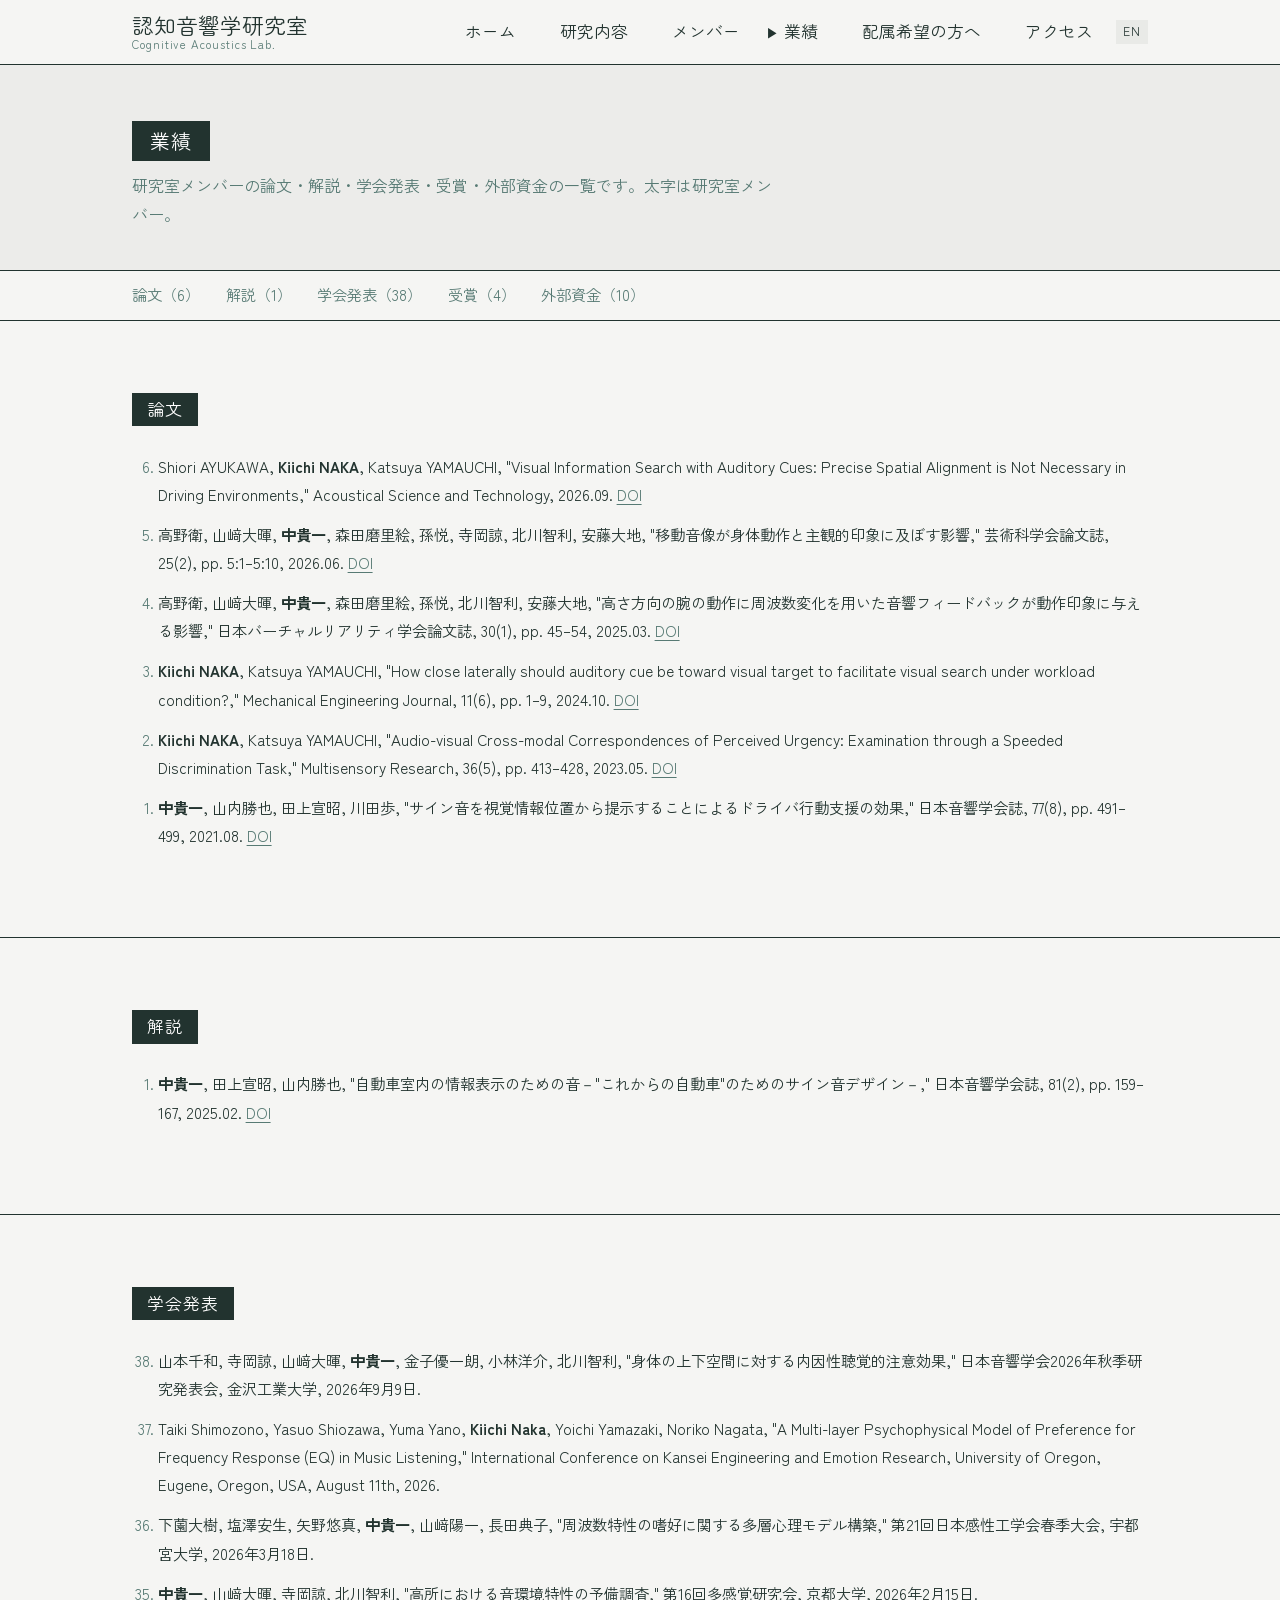
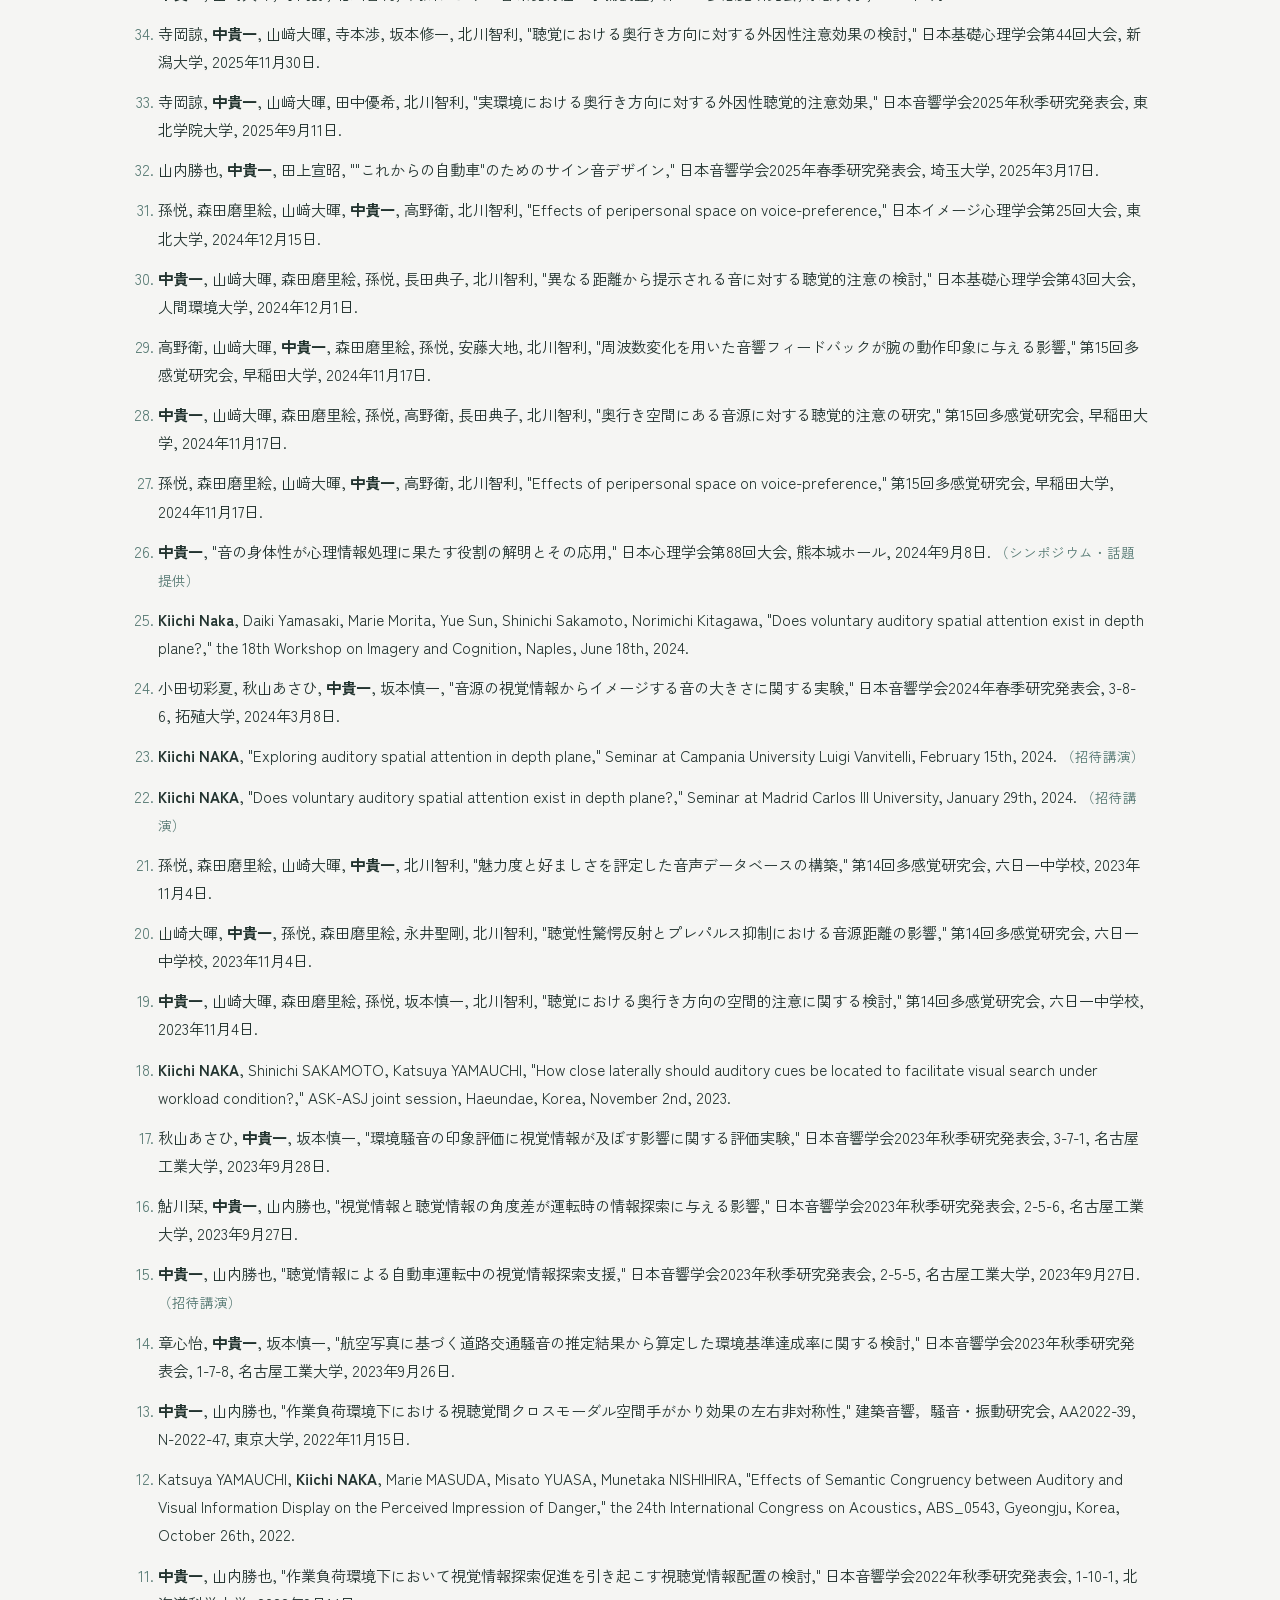
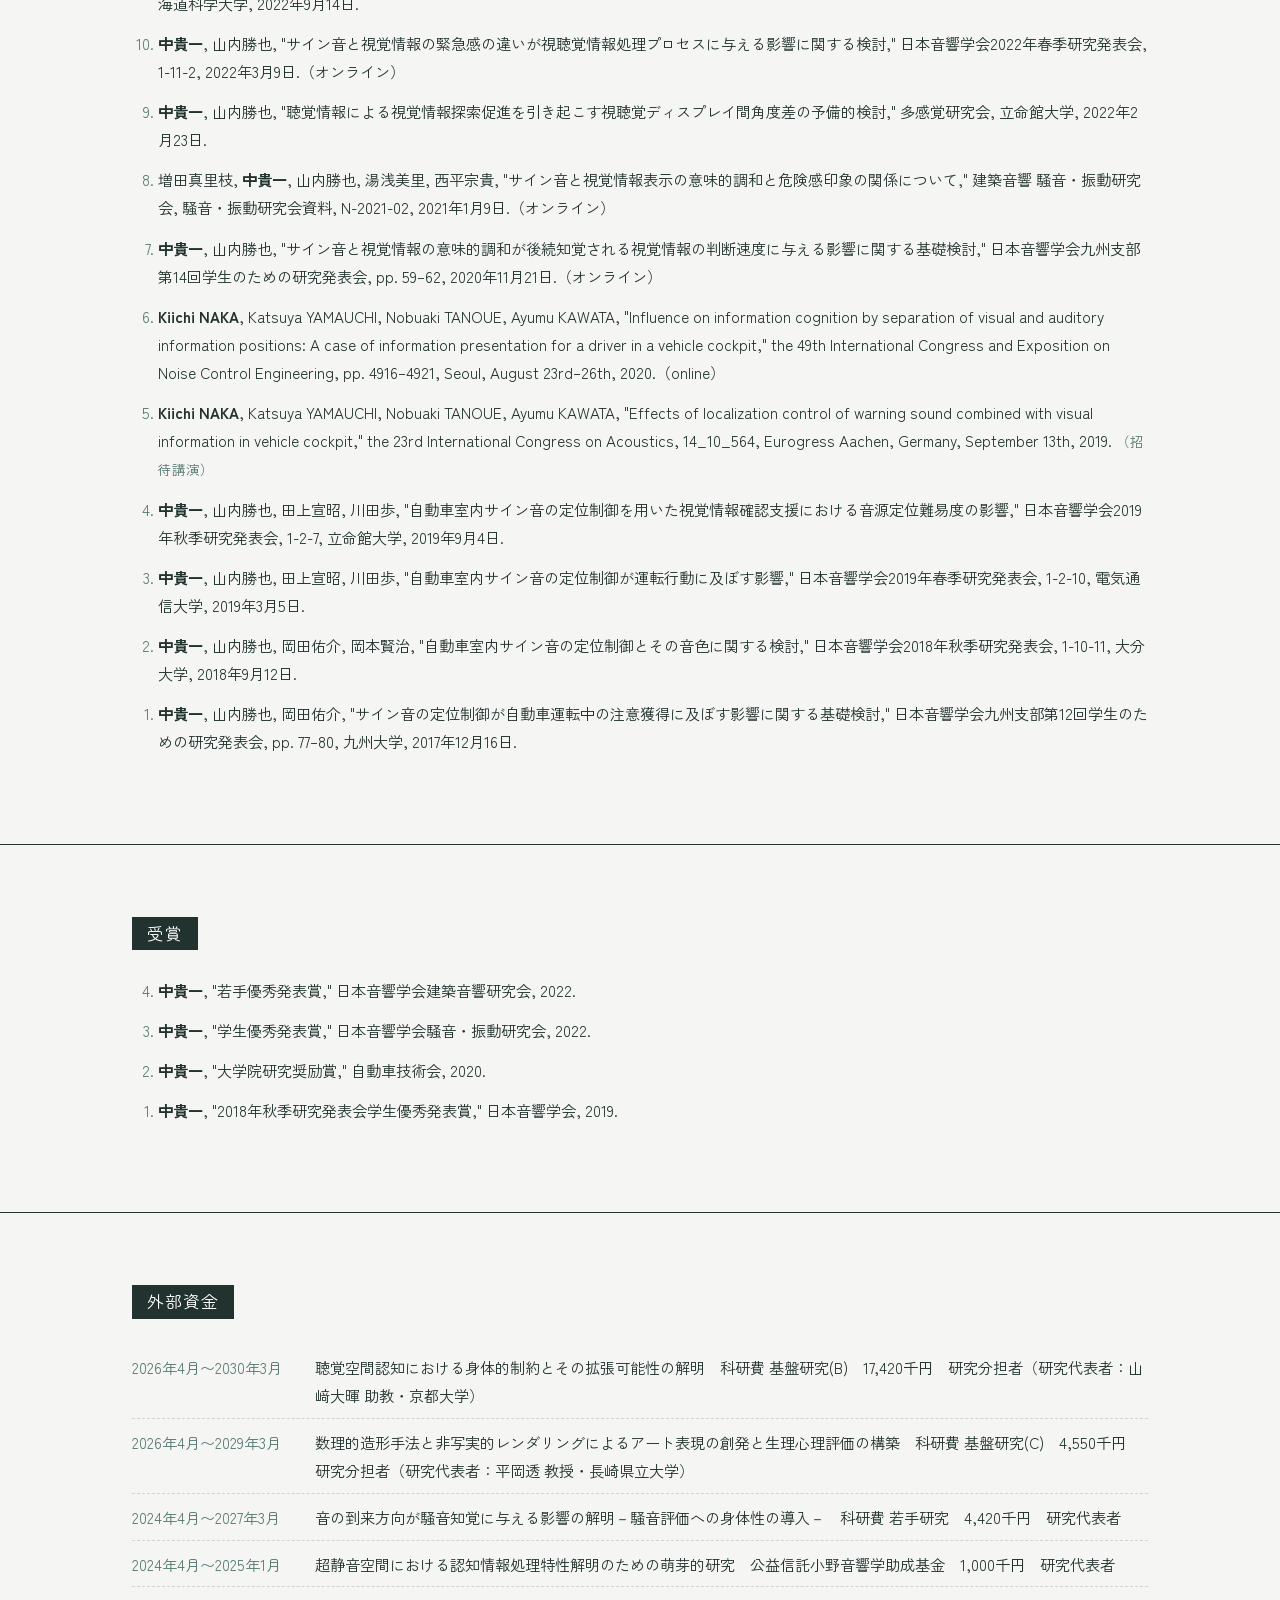
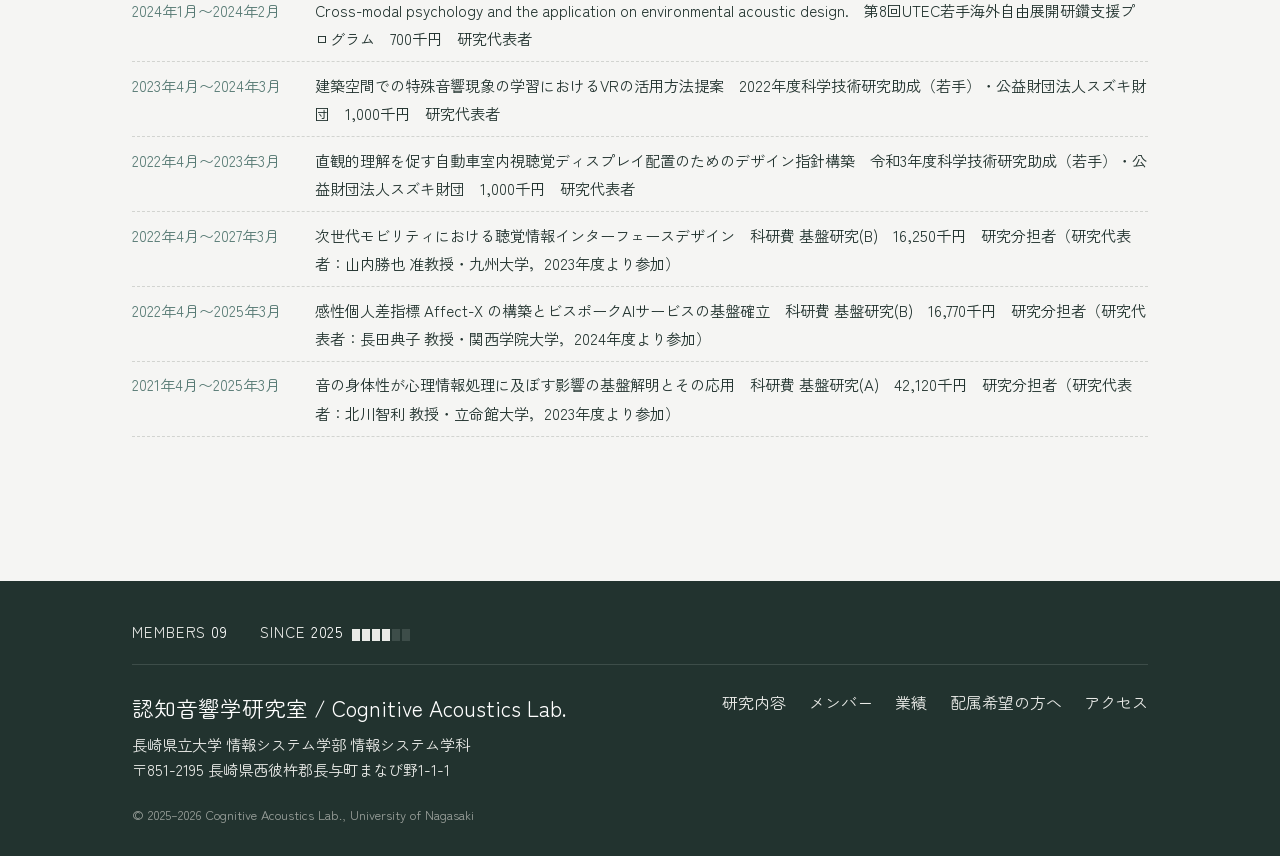
<file: publications.html>
<!DOCTYPE html>
<html lang="ja">
<head>
<meta charset="utf-8">
<meta name="viewport" content="width=device-width, initial-scale=1">
<title>業績 | 認知音響学研究室 – 長崎県立大学</title>
<meta name="description" content="認知音響学研究室の論文，学会発表，受賞の一覧。">
<link rel="preconnect" href="https://fonts.googleapis.com">
<link rel="preconnect" href="https://fonts.gstatic.com" crossorigin>
<link href="https://fonts.googleapis.com/css2?family=Zen+Kaku+Gothic+New:wght@400;500;700&family=Zen+Maru+Gothic:wght@400;500;700&display=swap" rel="stylesheet">
<link rel="stylesheet" href="assets/css/style.css">
<link rel="alternate" hreflang="ja" href="https://cognitive-acoustics-lab.github.io/publications.html">
<link rel="alternate" hreflang="en" href="https://cognitive-acoustics-lab.github.io/en/publications.html">
<link rel="alternate" hreflang="x-default" href="https://cognitive-acoustics-lab.github.io/publications.html">
<link rel="icon" type="image/png" sizes="32x32" href="assets/img/favicon-32.png">
<link rel="icon" type="image/png" sizes="16x16" href="assets/img/favicon-16.png">
<link rel="apple-touch-icon" sizes="180x180" href="assets/img/favicon-180.png">
</head>
<body>
<a class="skip-link" href="#main">本文へ移動</a>
<header class="site-header">
  <div class="site-header__inner container">
    <a class="brand" href="index.html">
      <span class="brand__jp">認知音響学研究室</span>
      <span class="brand__en">Cognitive Acoustics Lab.</span>
    </a>
    <input type="checkbox" id="nav-toggle" class="nav-toggle">
    <label for="nav-toggle" class="nav-burger" aria-label="メニューを開閉">MENU</label>
    <nav class="site-nav" aria-label="メインナビゲーション">
      <ul>
        <li><a href="index.html">ホーム</a></li>
        <li><a href="research.html">研究内容</a></li>
        <li><a href="members.html">メンバー</a></li>
        <li><a href="publications.html" aria-current="page">業績</a></li>
        <li><a href="for-students.html">配属希望の方へ</a></li>
        <li><a href="access.html">アクセス</a></li>
      </ul>
    </nav>
    <a class="lang-switch" href="en/publications.html" lang="en" hreflang="en">EN</a>
  </div>
</header>
<main id="main">

<section class="page-head">
  <div class="container">
    <h1 class="eyebrow">業績</h1>
    <p>研究室メンバーの論文・解説・学会発表・受賞・外部資金の一覧です。太字は研究室メンバー。</p>
  </div>
</section>

<nav class="sub-nav" aria-label="業績の種類">
  <div class="container">
    <ul>
      <li><a href="#papers">論文（6）</a></li>
      <li><a href="#articles">解説（1）</a></li>
      <li><a href="#talks">学会発表（38）</a></li>
      <li><a href="#awards">受賞（4）</a></li>
      <li><a href="#grants">外部資金（10）</a></li>
    </ul>
  </div>
</nav>

<section class="section" id="papers">
  <div class="container">
    <div class="section__head"><div><h2 class="eyebrow">論文</h2></div></div>
<ol class="pubs" reversed>
  <li>Shiori AYUKAWA, <strong>Kiichi NAKA</strong>, Katsuya YAMAUCHI, "Visual Information Search with Auditory Cues: Precise Spatial Alignment is Not Necessary in Driving Environments," Acoustical Science and Technology, 2026.09. <a href="https://doi.org/10.1250/ast.e26.53">DOI</a></li>
  <li>高野衛, 山﨑大暉, <strong>中貴一</strong>, 森田磨里絵, 孫悦, 寺岡諒, 北川智利, 安藤大地, "移動音像が身体動作と主観的印象に及ぼす影響," 芸術科学会論文誌, 25(2), pp. 5:1–5:10, 2026.06. <a href="https://doi.org/10.3756/artsci.25.5_1">DOI</a></li>
  <li>高野衛, 山﨑大暉, <strong>中貴一</strong>, 森田磨里絵, 孫悦, 北川智利, 安藤大地, "高さ方向の腕の動作に周波数変化を用いた音響フィードバックが動作印象に与える影響," 日本バーチャルリアリティ学会論文誌, 30(1), pp. 45–54, 2025.03. <a href="https://doi.org/10.18974/tvrsj.30.1_45">DOI</a></li>
  <li><strong>Kiichi NAKA</strong>, Katsuya YAMAUCHI, "How close laterally should auditory cue be toward visual target to facilitate visual search under workload condition?," Mechanical Engineering Journal, 11(6), pp. 1–9, 2024.10. <a href="https://doi.org/10.1299/mej.24-00246">DOI</a></li>
  <li><strong>Kiichi NAKA</strong>, Katsuya YAMAUCHI, "Audio-visual Cross-modal Correspondences of Perceived Urgency: Examination through a Speeded Discrimination Task," Multisensory Research, 36(5), pp. 413–428, 2023.05. <a href="https://doi.org/10.1163/22134808-bja10099">DOI</a></li>
  <li><strong>中貴一</strong>, 山内勝也, 田上宣昭, 川田歩, "サイン音を視覚情報位置から提示することによるドライバ行動支援の効果," 日本音響学会誌, 77(8), pp. 491–499, 2021.08. <a href="https://doi.org/10.20697/jasj.77.8_491">DOI</a></li>
</ol>
  </div>
</section>

<section class="section" id="articles">
  <div class="container">
    <div class="section__head"><div><h2 class="eyebrow">解説</h2></div></div>
<ol class="pubs" reversed>
  <li><strong>中貴一</strong>, 田上宣昭, 山内勝也, "自動車室内の情報表示のための音－"これからの自動車"のためのサイン音デザイン－," 日本音響学会誌, 81(2), pp. 159–167, 2025.02. <a href="https://doi.org/10.20697/jasj.81.2_159">DOI</a></li>
</ol>
  </div>
</section>

<section class="section" id="talks">
  <div class="container">
    <div class="section__head"><div><h2 class="eyebrow">学会発表</h2></div></div>
<ol class="pubs" reversed>
  <li>山本千和, 寺岡諒, 山﨑大暉, <strong>中貴一</strong>, 金子優一朗, 小林洋介, 北川智利, "身体の上下空間に対する内因性聴覚的注意効果," 日本音響学会2026年秋季研究発表会, 金沢工業大学, 2026年9月9日.</li>
  <li>Taiki Shimozono, Yasuo Shiozawa, Yuma Yano, <strong>Kiichi Naka</strong>, Yoichi Yamazaki, Noriko Nagata, "A Multi-layer Psychophysical Model of Preference for Frequency Response (EQ) in Music Listening," International Conference on Kansei Engineering and Emotion Research, University of Oregon, Eugene, Oregon, USA, August 11th, 2026.</li>
  <li>下薗大樹, 塩澤安生, 矢野悠真, <strong>中貴一</strong>, 山﨑陽一, 長田典子, "周波数特性の嗜好に関する多層心理モデル構築," 第21回日本感性工学会春季大会, 宇都宮大学, 2026年3月18日.</li>
  <li><strong>中貴一</strong>, 山﨑大暉, 寺岡諒, 北川智利, "高所における音環境特性の予備調査," 第16回多感覚研究会, 京都大学, 2026年2月15日.</li>
  <li>寺岡諒, <strong>中貴一</strong>, 山﨑大暉, 寺本渉, 坂本修一, 北川智利, "聴覚における奥行き方向に対する外因性注意効果の検討," 日本基礎心理学会第44回大会, 新潟大学, 2025年11月30日.</li>
  <li>寺岡諒, <strong>中貴一</strong>, 山﨑大暉, 田中優希, 北川智利, "実環境における奥行き方向に対する外因性聴覚的注意効果," 日本音響学会2025年秋季研究発表会, 東北学院大学, 2025年9月11日.</li>
  <li>山内勝也, <strong>中貴一</strong>, 田上宣昭, ""これからの自動車"のためのサイン音デザイン," 日本音響学会2025年春季研究発表会, 埼玉大学, 2025年3月17日.</li>
  <li>孫悦, 森田磨里絵, 山﨑大暉, <strong>中貴一</strong>, 高野衛, 北川智利, "Effects of peripersonal space on voice-preference," 日本イメージ心理学会第25回大会, 東北大学, 2024年12月15日.</li>
  <li><strong>中貴一</strong>, 山﨑大暉, 森田磨里絵, 孫悦, 長田典子, 北川智利, "異なる距離から提示される音に対する聴覚的注意の検討," 日本基礎心理学会第43回大会, 人間環境大学, 2024年12月1日.</li>
  <li>高野衛, 山﨑大暉, <strong>中貴一</strong>, 森田磨里絵, 孫悦, 安藤大地, 北川智利, "周波数変化を用いた音響フィードバックが腕の動作印象に与える影響," 第15回多感覚研究会, 早稲田大学, 2024年11月17日.</li>
  <li><strong>中貴一</strong>, 山﨑大暉, 森田磨里絵, 孫悦, 高野衛, 長田典子, 北川智利, "奥行き空間にある音源に対する聴覚的注意の研究," 第15回多感覚研究会, 早稲田大学, 2024年11月17日.</li>
  <li>孫悦, 森田磨里絵, 山﨑大暉, <strong>中貴一</strong>, 高野衛, 北川智利, "Effects of peripersonal space on voice-preference," 第15回多感覚研究会, 早稲田大学, 2024年11月17日.</li>
  <li><strong>中貴一</strong>, "音の身体性が心理情報処理に果たす役割の解明とその応用," 日本心理学会第88回大会, 熊本城ホール, 2024年9月8日. <span class="note">（シンポジウム・話題提供）</span></li>
  <li><strong>Kiichi Naka</strong>, Daiki Yamasaki, Marie Morita, Yue Sun, Shinichi Sakamoto, Norimichi Kitagawa, "Does voluntary auditory spatial attention exist in depth plane?," the 18th Workshop on Imagery and Cognition, Naples, June 18th, 2024.</li>
  <li>小田切彩夏, 秋山あさひ, <strong>中貴一</strong>, 坂本慎一, "音源の視覚情報からイメージする音の大きさに関する実験," 日本音響学会2024年春季研究発表会, 3-8-6, 拓殖大学, 2024年3月8日.</li>
  <li><strong>Kiichi NAKA</strong>, "Exploring auditory spatial attention in depth plane," Seminar at Campania University Luigi Vanvitelli, February 15th, 2024. <span class="note">（招待講演）</span></li>
  <li><strong>Kiichi NAKA</strong>, "Does voluntary auditory spatial attention exist in depth plane?," Seminar at Madrid Carlos III University, January 29th, 2024. <span class="note">（招待講演）</span></li>
  <li>孫悦, 森田磨里絵, 山崎大暉, <strong>中貴一</strong>, 北川智利, "魅力度と好ましさを評定した音声データベースの構築," 第14回多感覚研究会, 六日一中学校, 2023年11月4日.</li>
  <li>山崎大暉, <strong>中貴一</strong>, 孫悦, 森田磨里絵, 永井聖剛, 北川智利, "聴覚性驚愕反射とプレパルス抑制における音源距離の影響," 第14回多感覚研究会, 六日一中学校, 2023年11月4日.</li>
  <li><strong>中貴一</strong>, 山崎大暉, 森田磨里絵, 孫悦, 坂本慎一, 北川智利, "聴覚における奥行き方向の空間的注意に関する検討," 第14回多感覚研究会, 六日一中学校, 2023年11月4日.</li>
  <li><strong>Kiichi NAKA</strong>, Shinichi SAKAMOTO, Katsuya YAMAUCHI, "How close laterally should auditory cues be located to facilitate visual search under workload condition?," ASK-ASJ joint session, Haeundae, Korea, November 2nd, 2023.</li>
  <li>秋山あさひ, <strong>中貴一</strong>, 坂本慎一, "環境騒音の印象評価に視覚情報が及ぼす影響に関する評価実験," 日本音響学会2023年秋季研究発表会, 3-7-1, 名古屋工業大学, 2023年9月28日.</li>
  <li>鮎川栞, <strong>中貴一</strong>, 山内勝也, "視覚情報と聴覚情報の角度差が運転時の情報探索に与える影響," 日本音響学会2023年秋季研究発表会, 2-5-6, 名古屋工業大学, 2023年9月27日.</li>
  <li><strong>中貴一</strong>, 山内勝也, "聴覚情報による自動車運転中の視覚情報探索支援," 日本音響学会2023年秋季研究発表会, 2-5-5, 名古屋工業大学, 2023年9月27日. <span class="note">（招待講演）</span></li>
  <li>章心怡, <strong>中貴一</strong>, 坂本慎一, "航空写真に基づく道路交通騒音の推定結果から算定した環境基準達成率に関する検討," 日本音響学会2023年秋季研究発表会, 1-7-8, 名古屋工業大学, 2023年9月26日.</li>
  <li><strong>中貴一</strong>, 山内勝也, "作業負荷環境下における視聴覚間クロスモーダル空間手がかり効果の左右非対称性," 建築音響，騒音・振動研究会, AA2022-39, N-2022-47, 東京大学, 2022年11月15日.</li>
  <li>Katsuya YAMAUCHI, <strong>Kiichi NAKA</strong>, Marie MASUDA, Misato YUASA, Munetaka NISHIHIRA, "Effects of Semantic Congruency between Auditory and Visual Information Display on the Perceived Impression of Danger," the 24th International Congress on Acoustics, ABS_0543, Gyeongju, Korea, October 26th, 2022.</li>
  <li><strong>中貴一</strong>, 山内勝也, "作業負荷環境下において視覚情報探索促進を引き起こす視聴覚情報配置の検討," 日本音響学会2022年秋季研究発表会, 1-10-1, 北海道科学大学, 2022年9月14日.</li>
  <li><strong>中貴一</strong>, 山内勝也, "サイン音と視覚情報の緊急感の違いが視聴覚情報処理プロセスに与える影響に関する検討," 日本音響学会2022年春季研究発表会, 1-11-2, 2022年3月9日.（オンライン）</li>
  <li><strong>中貴一</strong>, 山内勝也, "聴覚情報による視覚情報探索促進を引き起こす視聴覚ディスプレイ間角度差の予備的検討," 多感覚研究会, 立命館大学, 2022年2月23日.</li>
  <li>増田真里枝, <strong>中貴一</strong>, 山内勝也, 湯浅美里, 西平宗貴, "サイン音と視覚情報表示の意味的調和と危険感印象の関係について," 建築音響 騒音・振動研究会, 騒音・振動研究会資料, N-2021-02, 2021年1月9日.（オンライン）</li>
  <li><strong>中貴一</strong>, 山内勝也, "サイン音と視覚情報の意味的調和が後続知覚される視覚情報の判断速度に与える影響に関する基礎検討," 日本音響学会九州支部第14回学生のための研究発表会, pp. 59–62, 2020年11月21日.（オンライン）</li>
  <li><strong>Kiichi NAKA</strong>, Katsuya YAMAUCHI, Nobuaki TANOUE, Ayumu KAWATA, "Influence on information cognition by separation of visual and auditory information positions: A case of information presentation for a driver in a vehicle cockpit," the 49th International Congress and Exposition on Noise Control Engineering, pp. 4916–4921, Seoul, August 23rd–26th, 2020.（online）</li>
  <li><strong>Kiichi NAKA</strong>, Katsuya YAMAUCHI, Nobuaki TANOUE, Ayumu KAWATA, "Effects of localization control of warning sound combined with visual information in vehicle cockpit," the 23rd International Congress on Acoustics, 14_10_564, Eurogress Aachen, Germany, September 13th, 2019. <span class="note">（招待講演）</span></li>
  <li><strong>中貴一</strong>, 山内勝也, 田上宣昭, 川田歩, "自動車室内サイン音の定位制御を用いた視覚情報確認支援における音源定位難易度の影響," 日本音響学会2019年秋季研究発表会, 1-2-7, 立命館大学, 2019年9月4日.</li>
  <li><strong>中貴一</strong>, 山内勝也, 田上宣昭, 川田歩, "自動車室内サイン音の定位制御が運転行動に及ぼす影響," 日本音響学会2019年春季研究発表会, 1-2-10, 電気通信大学, 2019年3月5日.</li>
  <li><strong>中貴一</strong>, 山内勝也, 岡田佑介, 岡本賢治, "自動車室内サイン音の定位制御とその音色に関する検討," 日本音響学会2018年秋季研究発表会, 1-10-11, 大分大学, 2018年9月12日.</li>
  <li><strong>中貴一</strong>, 山内勝也, 岡田佑介, "サイン音の定位制御が自動車運転中の注意獲得に及ぼす影響に関する基礎検討," 日本音響学会九州支部第12回学生のための研究発表会, pp. 77–80, 九州大学, 2017年12月16日.</li>
</ol>
  </div>
</section>

<section class="section" id="awards">
  <div class="container">
    <div class="section__head"><div><h2 class="eyebrow">受賞</h2></div></div>
<ol class="pubs" reversed>
  <li><strong>中貴一</strong>, "若手優秀発表賞," 日本音響学会建築音響研究会, 2022.</li>
  <li><strong>中貴一</strong>, "学生優秀発表賞," 日本音響学会騒音・振動研究会, 2022.</li>
  <li><strong>中貴一</strong>, "大学院研究奨励賞," 自動車技術会, 2020.</li>
  <li><strong>中貴一</strong>, "2018年秋季研究発表会学生優秀発表賞," 日本音響学会, 2019.</li>
</ol>
  </div>
</section>

<section class="section" id="grants">
  <div class="container">
    <div class="section__head"><div><h2 class="eyebrow">外部資金</h2></div></div>
<ul class="timeline">
  <li><span class="when">2026年4月〜2030年3月</span><span>聴覚空間認知における身体的制約とその拡張可能性の解明　科研費 基盤研究(B)　17,420千円　研究分担者（研究代表者：山﨑大暉 助教・京都大学）</span></li>
  <li><span class="when">2026年4月〜2029年3月</span><span>数理的造形手法と非写実的レンダリングによるアート表現の創発と生理心理評価の構築　科研費 基盤研究(C)　4,550千円　研究分担者（研究代表者：平岡透 教授・長崎県立大学）</span></li>
  <li><span class="when">2024年4月〜2027年3月</span><span>音の到来方向が騒音知覚に与える影響の解明－騒音評価への身体性の導入－　科研費 若手研究　4,420千円　研究代表者</span></li>
  <li><span class="when">2024年4月〜2025年1月</span><span>超静音空間における認知情報処理特性解明のための萌芽的研究　公益信託小野音響学助成基金　1,000千円　研究代表者</span></li>
  <li><span class="when">2024年1月〜2024年2月</span><span>Cross-modal psychology and the application on environmental acoustic design.　第8回UTEC若手海外自由展開研鑽支援プログラム　700千円　研究代表者</span></li>
  <li><span class="when">2023年4月〜2024年3月</span><span>建築空間での特殊音響現象の学習におけるVRの活用方法提案　2022年度科学技術研究助成（若手）・公益財団法人スズキ財団　1,000千円　研究代表者</span></li>
  <li><span class="when">2022年4月〜2023年3月</span><span>直観的理解を促す自動車室内視聴覚ディスプレイ配置のためのデザイン指針構築　令和3年度科学技術研究助成（若手）・公益財団法人スズキ財団　1,000千円　研究代表者</span></li>
  <li><span class="when">2022年4月〜2027年3月</span><span>次世代モビリティにおける聴覚情報インターフェースデザイン　科研費 基盤研究(B)　16,250千円　研究分担者（研究代表者：山内勝也 准教授・九州大学，2023年度より参加）</span></li>
  <li><span class="when">2022年4月〜2025年3月</span><span>感性個人差指標 Affect-X の構築とビスポークAIサービスの基盤確立　科研費 基盤研究(B)　16,770千円　研究分担者（研究代表者：長田典子 教授・関西学院大学，2024年度より参加）</span></li>
  <li><span class="when">2021年4月〜2025年3月</span><span>音の身体性が心理情報処理に及ぼす影響の基盤解明とその応用　科研費 基盤研究(A)　42,120千円　研究分担者（研究代表者：北川智利 教授・立命館大学，2023年度より参加）</span></li>
</ul>
  </div>
</section>
</main>
<footer class="site-footer">
  <div class="container">
  <div class="hud" aria-label="研究室のステータス">
    <span>MEMBERS <b>09</b></span>
    <span>SINCE <b>2025</b><span class="bar" aria-hidden="true"><i></i><i></i><i></i><i></i><i class="off"></i><i class="off"></i></span></span>
  </div>
  <div class="site-footer__inner">
    <div>
      <span class="brand__jp">認知音響学研究室 / Cognitive Acoustics Lab.</span>
      <p>長崎県立大学 情報システム学部 情報システム学科<br>〒851-2195 長崎県西彼杵郡長与町まなび野1-1-1</p>
    </div>
    <ul class="footer-links">
      <li><a href="research.html">研究内容</a></li>
      <li><a href="members.html">メンバー</a></li>
      <li><a href="publications.html">業績</a></li>
      <li><a href="for-students.html">配属希望の方へ</a></li>
      <li><a href="access.html">アクセス</a></li>
    </ul>
  </div>
  <div class="copyright">&copy; 2025–2026 Cognitive Acoustics Lab., University of Nagasaki</div>
  </div>
</footer>
</body>
</html>
</file>
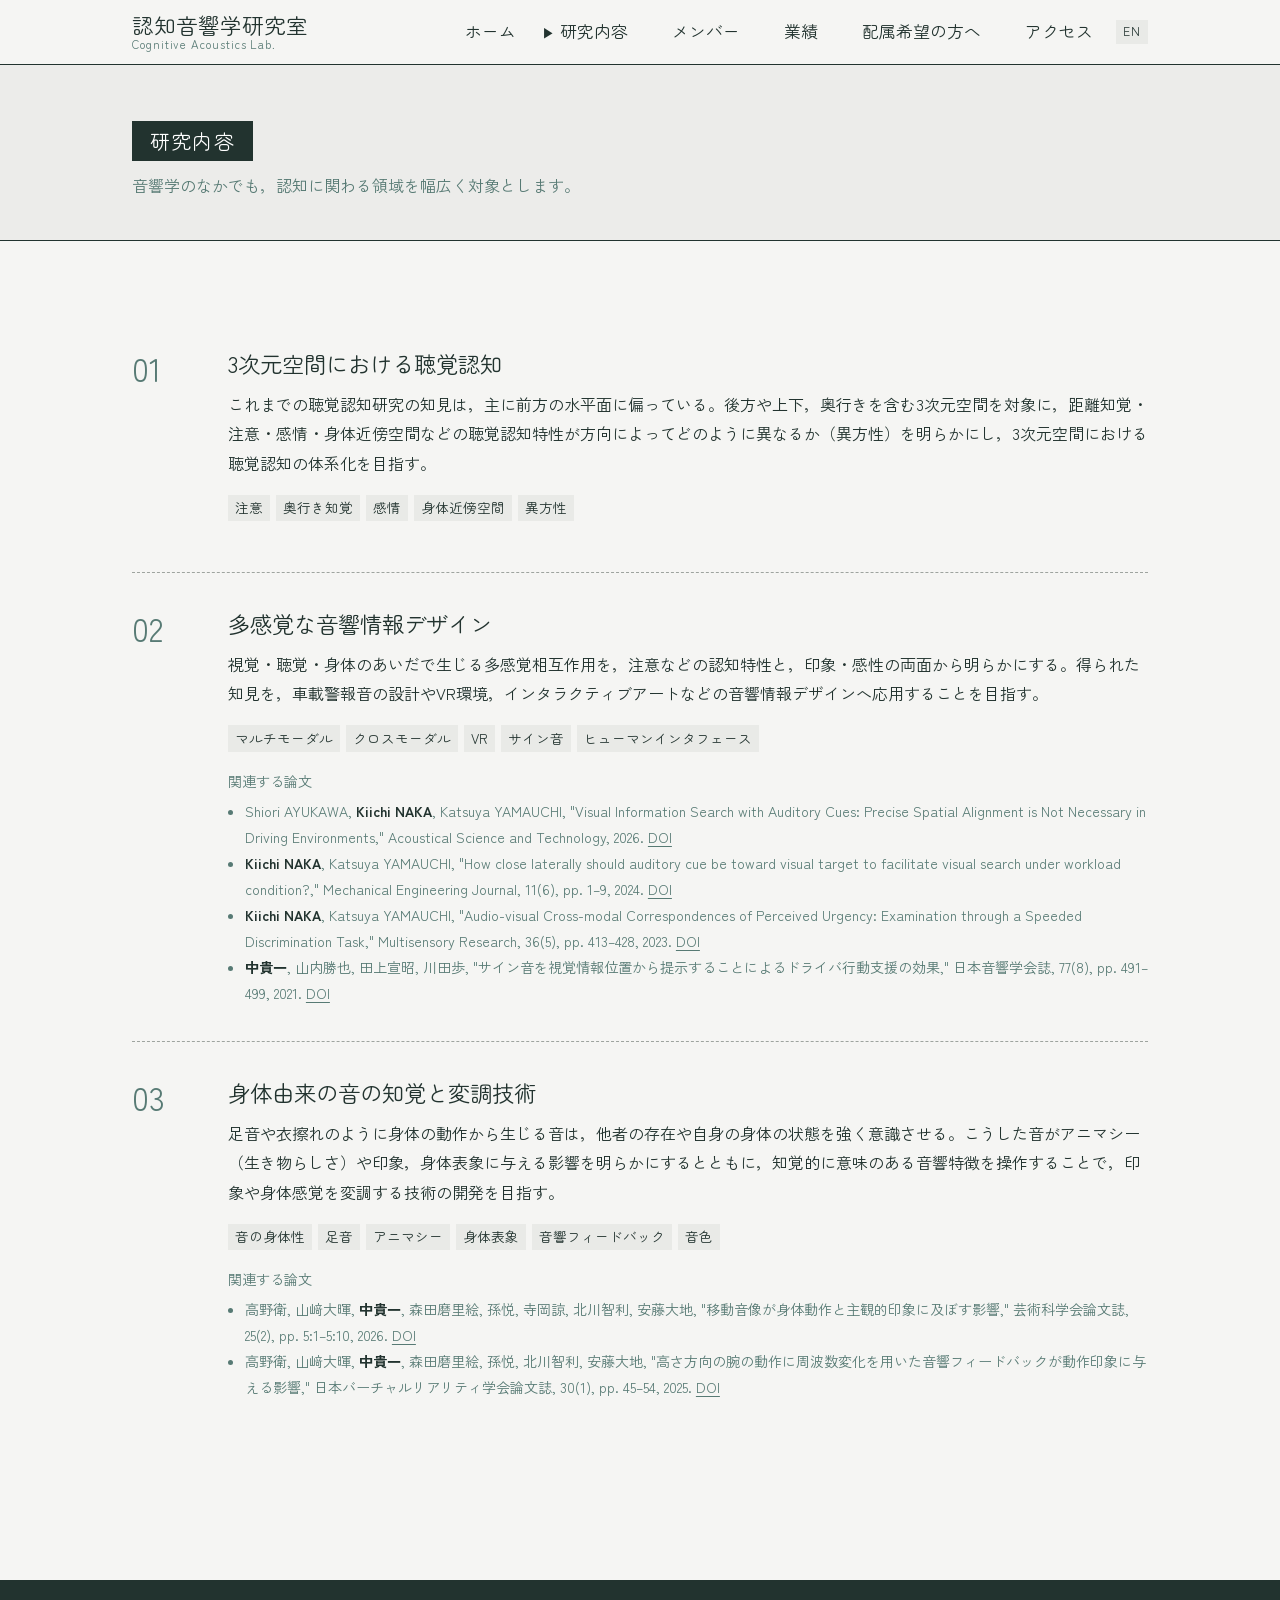
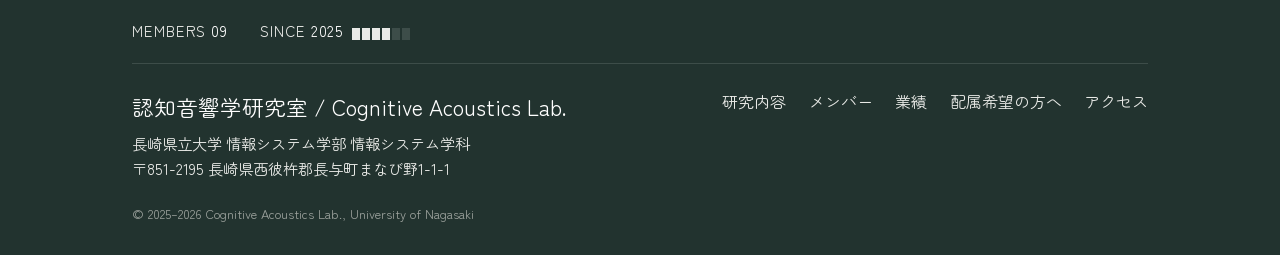
<file: research.html>
<!DOCTYPE html>
<html lang="ja">
<head>
<meta charset="utf-8">
<meta name="viewport" content="width=device-width, initial-scale=1">
<title>研究内容 | 認知音響学研究室 – 長崎県立大学</title>
<meta name="description" content="認知音響学研究室の研究テーマ：奥行き方向の聴覚的空間注意，視聴覚クロスモーダル情報処理とサイン音デザイン，音の身体性と音環境の評価。">
<link rel="preconnect" href="https://fonts.googleapis.com">
<link rel="preconnect" href="https://fonts.gstatic.com" crossorigin>
<link href="https://fonts.googleapis.com/css2?family=Zen+Kaku+Gothic+New:wght@400;500;700&family=Zen+Maru+Gothic:wght@400;500;700&display=swap" rel="stylesheet">
<link rel="stylesheet" href="assets/css/style.css">
<link rel="alternate" hreflang="ja" href="https://cognitive-acoustics-lab.github.io/research.html">
<link rel="alternate" hreflang="en" href="https://cognitive-acoustics-lab.github.io/en/research.html">
<link rel="alternate" hreflang="x-default" href="https://cognitive-acoustics-lab.github.io/research.html">
<link rel="icon" type="image/png" sizes="32x32" href="assets/img/favicon-32.png">
<link rel="icon" type="image/png" sizes="16x16" href="assets/img/favicon-16.png">
<link rel="apple-touch-icon" sizes="180x180" href="assets/img/favicon-180.png">
</head>
<body>
<a class="skip-link" href="#main">本文へ移動</a>
<header class="site-header">
  <div class="site-header__inner container">
    <a class="brand" href="index.html">
      <span class="brand__jp">認知音響学研究室</span>
      <span class="brand__en">Cognitive Acoustics Lab.</span>
    </a>
    <input type="checkbox" id="nav-toggle" class="nav-toggle">
    <label for="nav-toggle" class="nav-burger" aria-label="メニューを開閉">MENU</label>
    <nav class="site-nav" aria-label="メインナビゲーション">
      <ul>
        <li><a href="index.html">ホーム</a></li>
        <li><a href="research.html" aria-current="page">研究内容</a></li>
        <li><a href="members.html">メンバー</a></li>
        <li><a href="publications.html">業績</a></li>
        <li><a href="for-students.html">配属希望の方へ</a></li>
        <li><a href="access.html">アクセス</a></li>
      </ul>
    </nav>
    <a class="lang-switch" href="en/research.html" lang="en" hreflang="en">EN</a>
  </div>
</header>
<main id="main">

<section class="page-head">
  <div class="container">
    <h1 class="eyebrow">研究内容</h1>
    <p>音響学のなかでも，認知に関わる領域を幅広く対象とします。</p>
  </div>
</section>

<section class="section">
  <div class="container">
    <article class="theme" id="theme-01">
      <div class="theme__num">01</div>
      <div>
        <h3>3次元空間における聴覚認知</h3>
        <p>これまでの聴覚認知研究の知見は，主に前方の水平面に偏っている。後方や上下，奥行きを含む3次元空間を対象に，距離知覚・注意・感情・身体近傍空間などの聴覚認知特性が方向によってどのように異なるか（異方性）を明らかにし，3次元空間における聴覚認知の体系化を目指す。</p>
        <ul class="tags">
          <li class="tag">注意</li>
          <li class="tag">奥行き知覚</li>
          <li class="tag">感情</li>
          <li class="tag">身体近傍空間</li>
          <li class="tag">異方性</li>
        </ul>
        <!-- <div class="theme__refs">関連する成果<ul><li>Kiichi Naka et al., “Does voluntary auditory spatial attention exist in depth plane?,” the 18th Workshop on Imagery and Cognition, 2024.</li><li>寺岡諒ほか, “聴覚における奥行き方向に対する外因性注意効果の検討,” 日本基礎心理学会第44回大会, 2025.</li></ul></div> -->
      </div>
    </article>
    <article class="theme" id="theme-02">
      <div class="theme__num">02</div>
      <div>
        <h3>多感覚な音響情報デザイン</h3>
        <p>視覚・聴覚・身体のあいだで生じる多感覚相互作用を，注意などの認知特性と，印象・感性の両面から明らかにする。得られた知見を，車載警報音の設計やVR環境，インタラクティブアートなどの音響情報デザインへ応用することを目指す。</p>
        <ul class="tags">
          <li class="tag">マルチモーダル</li>
          <li class="tag">クロスモーダル</li>
          <li class="tag">VR</li>
          <li class="tag">サイン音</li>
          <li class="tag">ヒューマンインタフェース</li>
        </ul>
        <div class="theme__refs">関連する論文
          <ul>
            <li>Shiori AYUKAWA, <strong>Kiichi NAKA</strong>, Katsuya YAMAUCHI, "Visual Information Search with Auditory Cues: Precise Spatial Alignment is Not Necessary in Driving Environments," Acoustical Science and Technology, 2026. <a href="https://doi.org/10.1250/ast.e26.53">DOI</a></li>
            <li><strong>Kiichi NAKA</strong>, Katsuya YAMAUCHI, "How close laterally should auditory cue be toward visual target to facilitate visual search under workload condition?," Mechanical Engineering Journal, 11(6), pp. 1–9, 2024. <a href="https://doi.org/10.1299/mej.24-00246">DOI</a></li>
            <li><strong>Kiichi NAKA</strong>, Katsuya YAMAUCHI, "Audio-visual Cross-modal Correspondences of Perceived Urgency: Examination through a Speeded Discrimination Task," Multisensory Research, 36(5), pp. 413–428, 2023. <a href="https://doi.org/10.1163/22134808-bja10099">DOI</a></li>
            <li><strong>中貴一</strong>, 山内勝也, 田上宣昭, 川田歩, "サイン音を視覚情報位置から提示することによるドライバ行動支援の効果," 日本音響学会誌, 77(8), pp. 491–499, 2021. <a href="https://doi.org/10.20697/jasj.77.8_491">DOI</a></li>
          </ul>
        </div>
      </div>
    </article>
    <article class="theme" id="theme-03">
      <div class="theme__num">03</div>
      <div>
        <h3>身体由来の音の知覚と変調技術</h3>
        <p>足音や衣擦れのように身体の動作から生じる音は，他者の存在や自身の身体の状態を強く意識させる。こうした音がアニマシー（生き物らしさ）や印象，身体表象に与える影響を明らかにするとともに，知覚的に意味のある音響特徴を操作することで，印象や身体感覚を変調する技術の開発を目指す。</p>
        <ul class="tags">
          <li class="tag">音の身体性</li>
          <li class="tag">足音</li>
          <li class="tag">アニマシー</li>
          <li class="tag">身体表象</li>
          <li class="tag">音響フィードバック</li>
          <li class="tag">音色</li>
        </ul>
        <div class="theme__refs">関連する論文
          <ul>
            <li>高野衛, 山﨑大暉, <strong>中貴一</strong>, 森田磨里絵, 孫悦, 寺岡諒, 北川智利, 安藤大地, "移動音像が身体動作と主観的印象に及ぼす影響," 芸術科学会論文誌, 25(2), pp. 5:1–5:10, 2026. <a href="https://doi.org/10.3756/artsci.25.5_1">DOI</a></li>
            <li>高野衛, 山﨑大暉, <strong>中貴一</strong>, 森田磨里絵, 孫悦, 北川智利, 安藤大地, "高さ方向の腕の動作に周波数変化を用いた音響フィードバックが動作印象に与える影響," 日本バーチャルリアリティ学会論文誌, 30(1), pp. 45–54, 2025. <a href="https://doi.org/10.18974/tvrsj.30.1_45">DOI</a></li>
          </ul>
        </div>
      </div>
    </article>
  </div>
</section>

</main>
<footer class="site-footer">
  <div class="container">
  <div class="hud" aria-label="研究室のステータス">
    <span>MEMBERS <b>09</b></span>
    <span>SINCE <b>2025</b><span class="bar" aria-hidden="true"><i></i><i></i><i></i><i></i><i class="off"></i><i class="off"></i></span></span>
  </div>
  <div class="site-footer__inner">
    <div>
      <span class="brand__jp">認知音響学研究室 / Cognitive Acoustics Lab.</span>
      <p>長崎県立大学 情報システム学部 情報システム学科<br>〒851-2195 長崎県西彼杵郡長与町まなび野1-1-1</p>
    </div>
    <ul class="footer-links">
      <li><a href="research.html">研究内容</a></li>
      <li><a href="members.html">メンバー</a></li>
      <li><a href="publications.html">業績</a></li>
      <li><a href="for-students.html">配属希望の方へ</a></li>
      <li><a href="access.html">アクセス</a></li>
    </ul>
  </div>
  <div class="copyright">&copy; 2025–2026 Cognitive Acoustics Lab., University of Nagasaki</div>
  </div>
</footer>
</body>
</html>
</file>
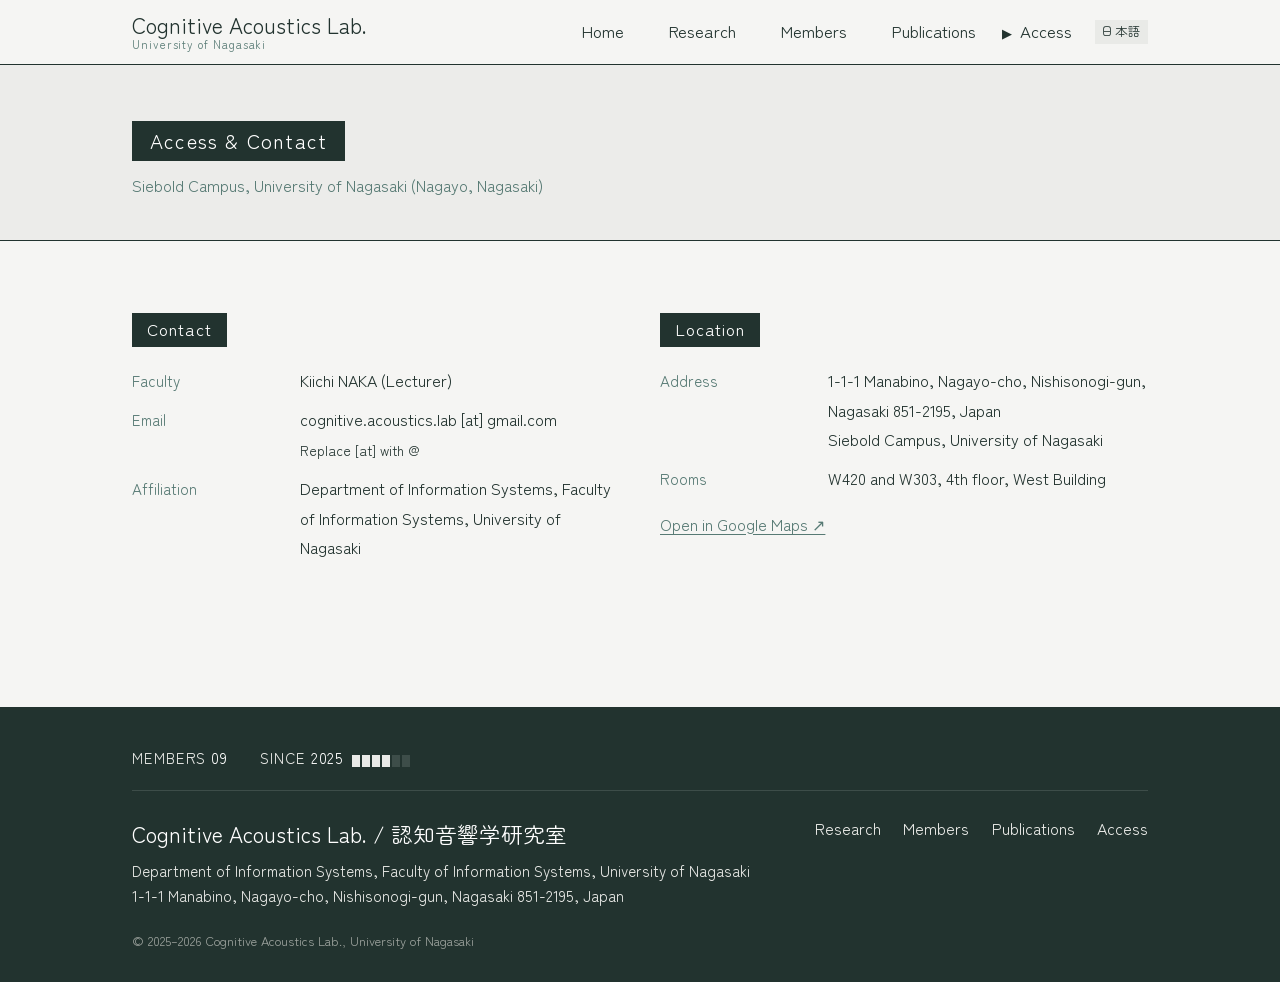
<file: en/access.html>
<!DOCTYPE html>
<html lang="en">
<head>
<meta charset="utf-8">
<meta name="viewport" content="width=device-width, initial-scale=1">
<title>Access & Contact | Cognitive Acoustics Lab., University of Nagasaki</title>
<meta name="description" content="Access and contact information for the Cognitive Acoustics Lab., Siebold Campus, University of Nagasaki.">
<link rel="preconnect" href="https://fonts.googleapis.com">
<link rel="preconnect" href="https://fonts.gstatic.com" crossorigin>
<link href="https://fonts.googleapis.com/css2?family=Zen+Kaku+Gothic+New:wght@400;500;700&family=Zen+Maru+Gothic:wght@400;500;700&display=swap" rel="stylesheet">
<link rel="stylesheet" href="../assets/css/style.css">
<link rel="alternate" hreflang="ja" href="https://cognitive-acoustics-lab.github.io/access.html">
<link rel="alternate" hreflang="en" href="https://cognitive-acoustics-lab.github.io/en/access.html">
<link rel="alternate" hreflang="x-default" href="https://cognitive-acoustics-lab.github.io/access.html">
<link rel="icon" type="image/png" sizes="32x32" href="../assets/img/favicon-32.png">
<link rel="icon" type="image/png" sizes="16x16" href="../assets/img/favicon-16.png">
<link rel="apple-touch-icon" sizes="180x180" href="../assets/img/favicon-180.png">
</head>
<body>
<a class="skip-link" href="#main">Skip to content</a>
<header class="site-header">
  <div class="site-header__inner container">
    <a class="brand" href="index.html">
      <span class="brand__jp">Cognitive Acoustics Lab.</span>
      <span class="brand__en">University of Nagasaki</span>
    </a>
    <input type="checkbox" id="nav-toggle" class="nav-toggle">
    <label for="nav-toggle" class="nav-burger" aria-label="Toggle menu">MENU</label>
    <nav class="site-nav" aria-label="Main navigation">
      <ul>
        <li><a href="index.html">Home</a></li>
        <li><a href="research.html">Research</a></li>
        <li><a href="members.html">Members</a></li>
        <li><a href="publications.html">Publications</a></li>
        <li><a href="access.html" aria-current="page">Access</a></li>
      </ul>
    </nav>
    <a class="lang-switch" href="../access.html" lang="ja" hreflang="ja">日本語</a>
  </div>
</header>
<main id="main">

<section class="page-head">
  <div class="container">
    <h1 class="eyebrow">Access &amp; Contact</h1>
    <p>Siebold Campus, University of Nagasaki (Nagayo, Nagasaki)</p>
  </div>
</section>

<section class="section" id="contact">
  <div class="container split">
    <div>
      <h2 class="eyebrow">Contact</h2>
      <dl class="info">
        <dt>Faculty</dt><dd>Kiichi NAKA (Lecturer)</dd>
        <dt>Email</dt><dd>cognitive.acoustics.lab [at] gmail.com<br><span style="font-size:.85rem;color:var(--muted)">Replace [at] with @</span></dd>
        <dt>Affiliation</dt><dd>Department of Information Systems, Faculty of Information Systems, University of Nagasaki</dd>
      </dl>
    </div>
    <div>
      <h2 class="eyebrow">Location</h2>
      <dl class="info">
        <dt>Address</dt><dd>1-1-1 Manabino, Nagayo-cho, Nishisonogi-gun,<br>Nagasaki 851-2195, Japan<br>Siebold Campus, University of Nagasaki</dd>
        <dt>Rooms</dt><dd>W420 and W303, 4th floor, West Building</dd>
      </dl>
      <p style="margin-top:1rem"><a href="https://www.google.com/maps/search/?api=1&query=University+of+Nagasaki+Siebold+Campus" target="_blank" rel="noopener">Open in Google Maps ↗</a></p>
    </div>
  </div>
</section>
</main>
<footer class="site-footer">
  <div class="container">
  <div class="hud" aria-label="Lab status">
    <span>MEMBERS <b>09</b></span>
    <span>SINCE <b>2025</b><span class="bar" aria-hidden="true"><i></i><i></i><i></i><i></i><i class="off"></i><i class="off"></i></span></span>
  </div>
  <div class="site-footer__inner">
    <div>
      <span class="brand__jp">Cognitive Acoustics Lab. / 認知音響学研究室</span>
      <p>Department of Information Systems, Faculty of Information Systems, University of Nagasaki<br>1-1-1 Manabino, Nagayo-cho, Nishisonogi-gun, Nagasaki 851-2195, Japan</p>
    </div>
    <ul class="footer-links">
      <li><a href="research.html">Research</a></li>
      <li><a href="members.html">Members</a></li>
      <li><a href="publications.html">Publications</a></li>
      <li><a href="access.html">Access</a></li>
    </ul>
  </div>
  <div class="copyright">&copy; 2025–2026 Cognitive Acoustics Lab., University of Nagasaki</div>
  </div>
</footer>
</body>
</html>
</file>
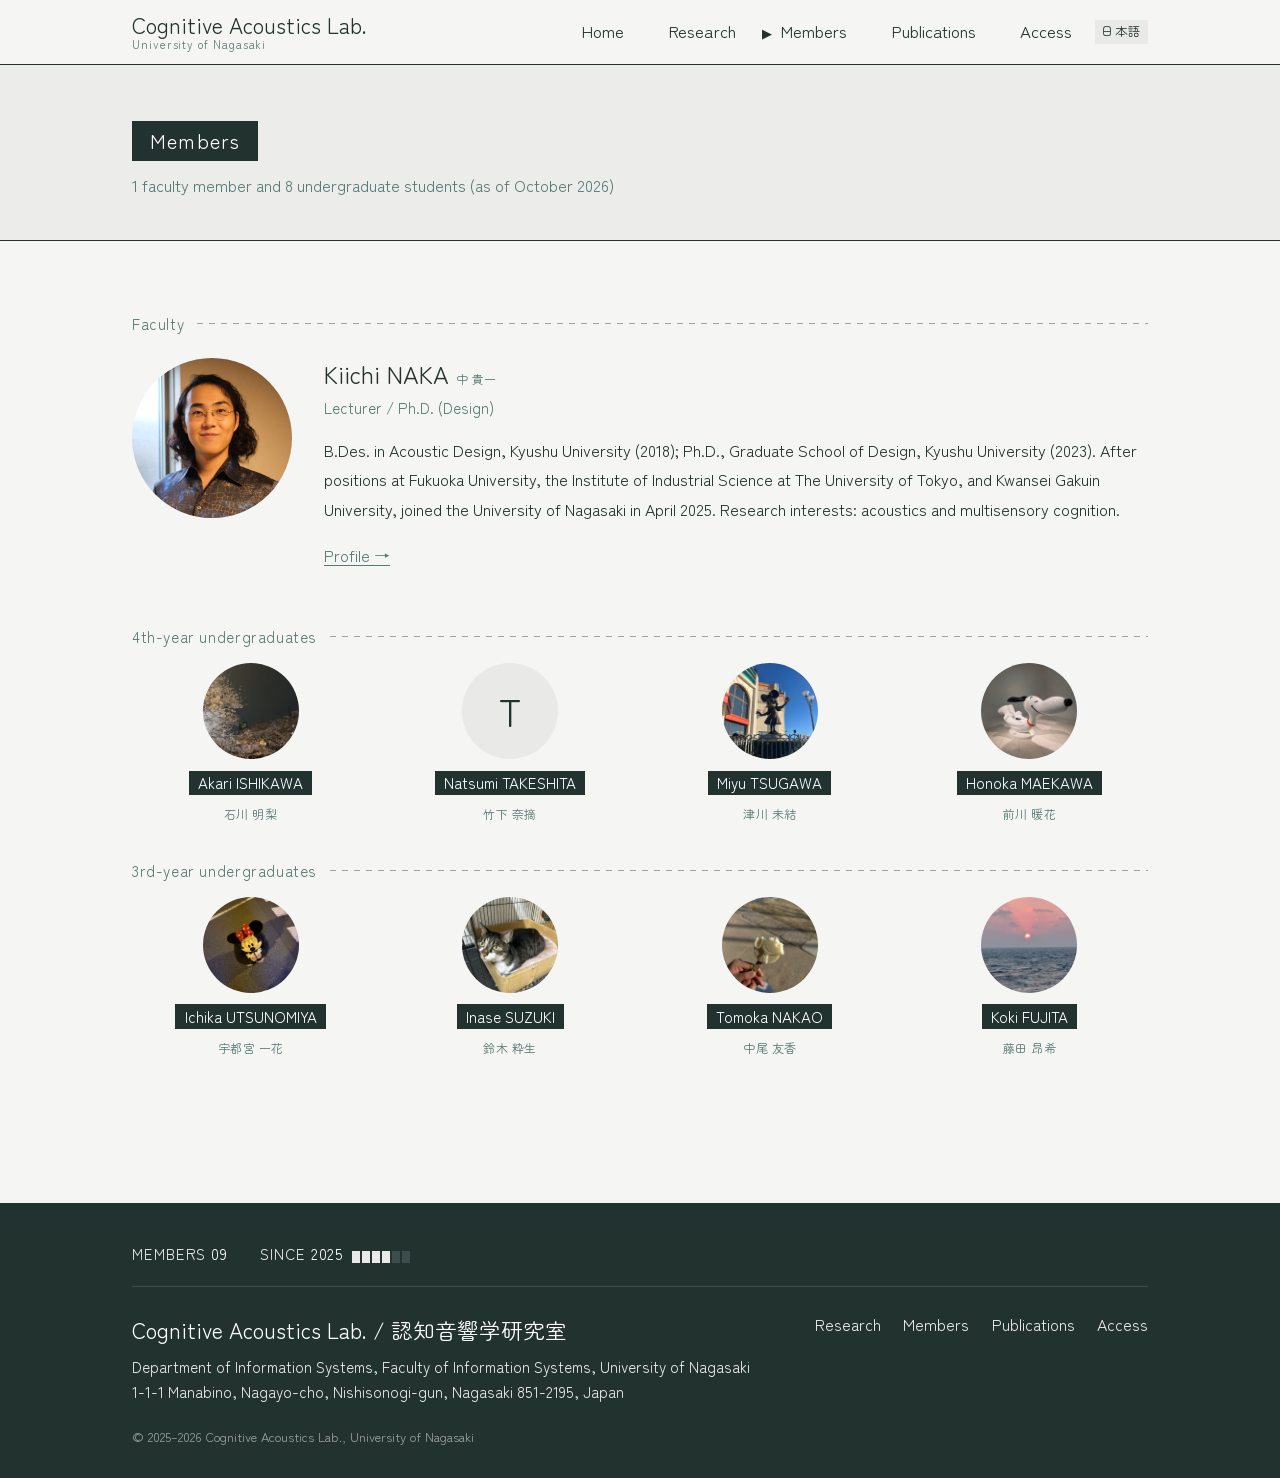
<file: en/members.html>
<!DOCTYPE html>
<html lang="en">
<head>
<meta charset="utf-8">
<meta name="viewport" content="width=device-width, initial-scale=1">
<title>Members | Cognitive Acoustics Lab., University of Nagasaki</title>
<meta name="description" content="Members of the Cognitive Acoustics Lab., University of Nagasaki.">
<link rel="preconnect" href="https://fonts.googleapis.com">
<link rel="preconnect" href="https://fonts.gstatic.com" crossorigin>
<link href="https://fonts.googleapis.com/css2?family=Zen+Kaku+Gothic+New:wght@400;500;700&family=Zen+Maru+Gothic:wght@400;500;700&display=swap" rel="stylesheet">
<link rel="stylesheet" href="../assets/css/style.css">
<link rel="alternate" hreflang="ja" href="https://cognitive-acoustics-lab.github.io/members.html">
<link rel="alternate" hreflang="en" href="https://cognitive-acoustics-lab.github.io/en/members.html">
<link rel="alternate" hreflang="x-default" href="https://cognitive-acoustics-lab.github.io/members.html">
<link rel="icon" type="image/png" sizes="32x32" href="../assets/img/favicon-32.png">
<link rel="icon" type="image/png" sizes="16x16" href="../assets/img/favicon-16.png">
<link rel="apple-touch-icon" sizes="180x180" href="../assets/img/favicon-180.png">
</head>
<body>
<a class="skip-link" href="#main">Skip to content</a>
<header class="site-header">
  <div class="site-header__inner container">
    <a class="brand" href="index.html">
      <span class="brand__jp">Cognitive Acoustics Lab.</span>
      <span class="brand__en">University of Nagasaki</span>
    </a>
    <input type="checkbox" id="nav-toggle" class="nav-toggle">
    <label for="nav-toggle" class="nav-burger" aria-label="Toggle menu">MENU</label>
    <nav class="site-nav" aria-label="Main navigation">
      <ul>
        <li><a href="index.html">Home</a></li>
        <li><a href="research.html">Research</a></li>
        <li><a href="members.html" aria-current="page">Members</a></li>
        <li><a href="publications.html">Publications</a></li>
        <li><a href="access.html">Access</a></li>
      </ul>
    </nav>
    <a class="lang-switch" href="../members.html" lang="ja" hreflang="ja">日本語</a>
  </div>
</header>
<main id="main">

<section class="page-head">
  <div class="container">
    <h1 class="eyebrow">Members</h1>
    <p>1 faculty member and 8 undergraduate students (as of October 2026)</p>
  </div>
</section>

<section class="section">
  <div class="container">
    <h3 class="group-title" style="margin-top:0">Faculty</h3>
    <div class="pi">
      <div class="avatar"><img src="../assets/img/members/naka-sq.jpg" alt=""></div>
      <div>
        <h3>Kiichi NAKA <span class="member__en">中 貴一</span></h3>
        <div class="pi__role">Lecturer / Ph.D. (Design)</div>
        <p>B.Des. in Acoustic Design, Kyushu University (2018); Ph.D., Graduate School of Design, Kyushu University (2023). After positions at Fukuoka University, the Institute of Industrial Science at The University of Tokyo, and Kwansei Gakuin University, joined the University of Nagasaki in April 2025. Research interests: acoustics and multisensory cognition.</p>
        <p style="margin-bottom:.3rem"><a href="profile.html">Profile →</a></p>
      </div>
    </div>

    <h3 class="group-title">4th-year undergraduates</h3>
    <ul class="members">
      <li class="member">
        <div class="avatar"><img src="../assets/img/members/ishikawa.jpg" alt=""></div>
        <p class="member__name">Akari ISHIKAWA</p>
        <div class="member__en">石川 明梨</div>
      </li>
      <li class="member">
        <div class="avatar" aria-hidden="true">T</div>
        <p class="member__name">Natsumi TAKESHITA</p>
        <div class="member__en">竹下 奈摘</div>
      </li>
      <li class="member">
        <div class="avatar"><img src="../assets/img/members/tsugawa.jpg" alt=""></div>
        <p class="member__name">Miyu TSUGAWA</p>
        <div class="member__en">津川 未結</div>
      </li>
      <li class="member">
        <div class="avatar"><img src="../assets/img/members/maekawa.jpg" alt=""></div>
        <p class="member__name">Honoka MAEKAWA</p>
        <div class="member__en">前川 暖花</div>
      </li>
    </ul>

    <h3 class="group-title">3rd-year undergraduates</h3>
    <ul class="members">
      <li class="member">
        <div class="avatar"><img src="../assets/img/members/utsunomiya.jpg" alt=""></div>
        <p class="member__name">Ichika UTSUNOMIYA</p>
        <div class="member__en">宇都宮 一花</div>
      </li>
      <li class="member">
        <div class="avatar"><img src="../assets/img/members/suzuki.jpg" alt=""></div>
        <p class="member__name">Inase SUZUKI</p>
        <div class="member__en">鈴木 粋生</div>
      </li>
      <li class="member">
        <div class="avatar"><img src="../assets/img/members/nakao.jpg" alt=""></div>
        <p class="member__name">Tomoka NAKAO</p>
        <div class="member__en">中尾 友香</div>
      </li>
      <li class="member">
        <div class="avatar"><img src="../assets/img/members/fujita.jpg" alt=""></div>
        <p class="member__name">Koki FUJITA</p>
        <div class="member__en">藤田 昂希</div>
      </li>
    </ul>
  </div>
</section>
</main>
<footer class="site-footer">
  <div class="container">
  <div class="hud" aria-label="Lab status">
    <span>MEMBERS <b>09</b></span>
    <span>SINCE <b>2025</b><span class="bar" aria-hidden="true"><i></i><i></i><i></i><i></i><i class="off"></i><i class="off"></i></span></span>
  </div>
  <div class="site-footer__inner">
    <div>
      <span class="brand__jp">Cognitive Acoustics Lab. / 認知音響学研究室</span>
      <p>Department of Information Systems, Faculty of Information Systems, University of Nagasaki<br>1-1-1 Manabino, Nagayo-cho, Nishisonogi-gun, Nagasaki 851-2195, Japan</p>
    </div>
    <ul class="footer-links">
      <li><a href="research.html">Research</a></li>
      <li><a href="members.html">Members</a></li>
      <li><a href="publications.html">Publications</a></li>
      <li><a href="access.html">Access</a></li>
    </ul>
  </div>
  <div class="copyright">&copy; 2025–2026 Cognitive Acoustics Lab., University of Nagasaki</div>
  </div>
</footer>
</body>
</html>
</file>
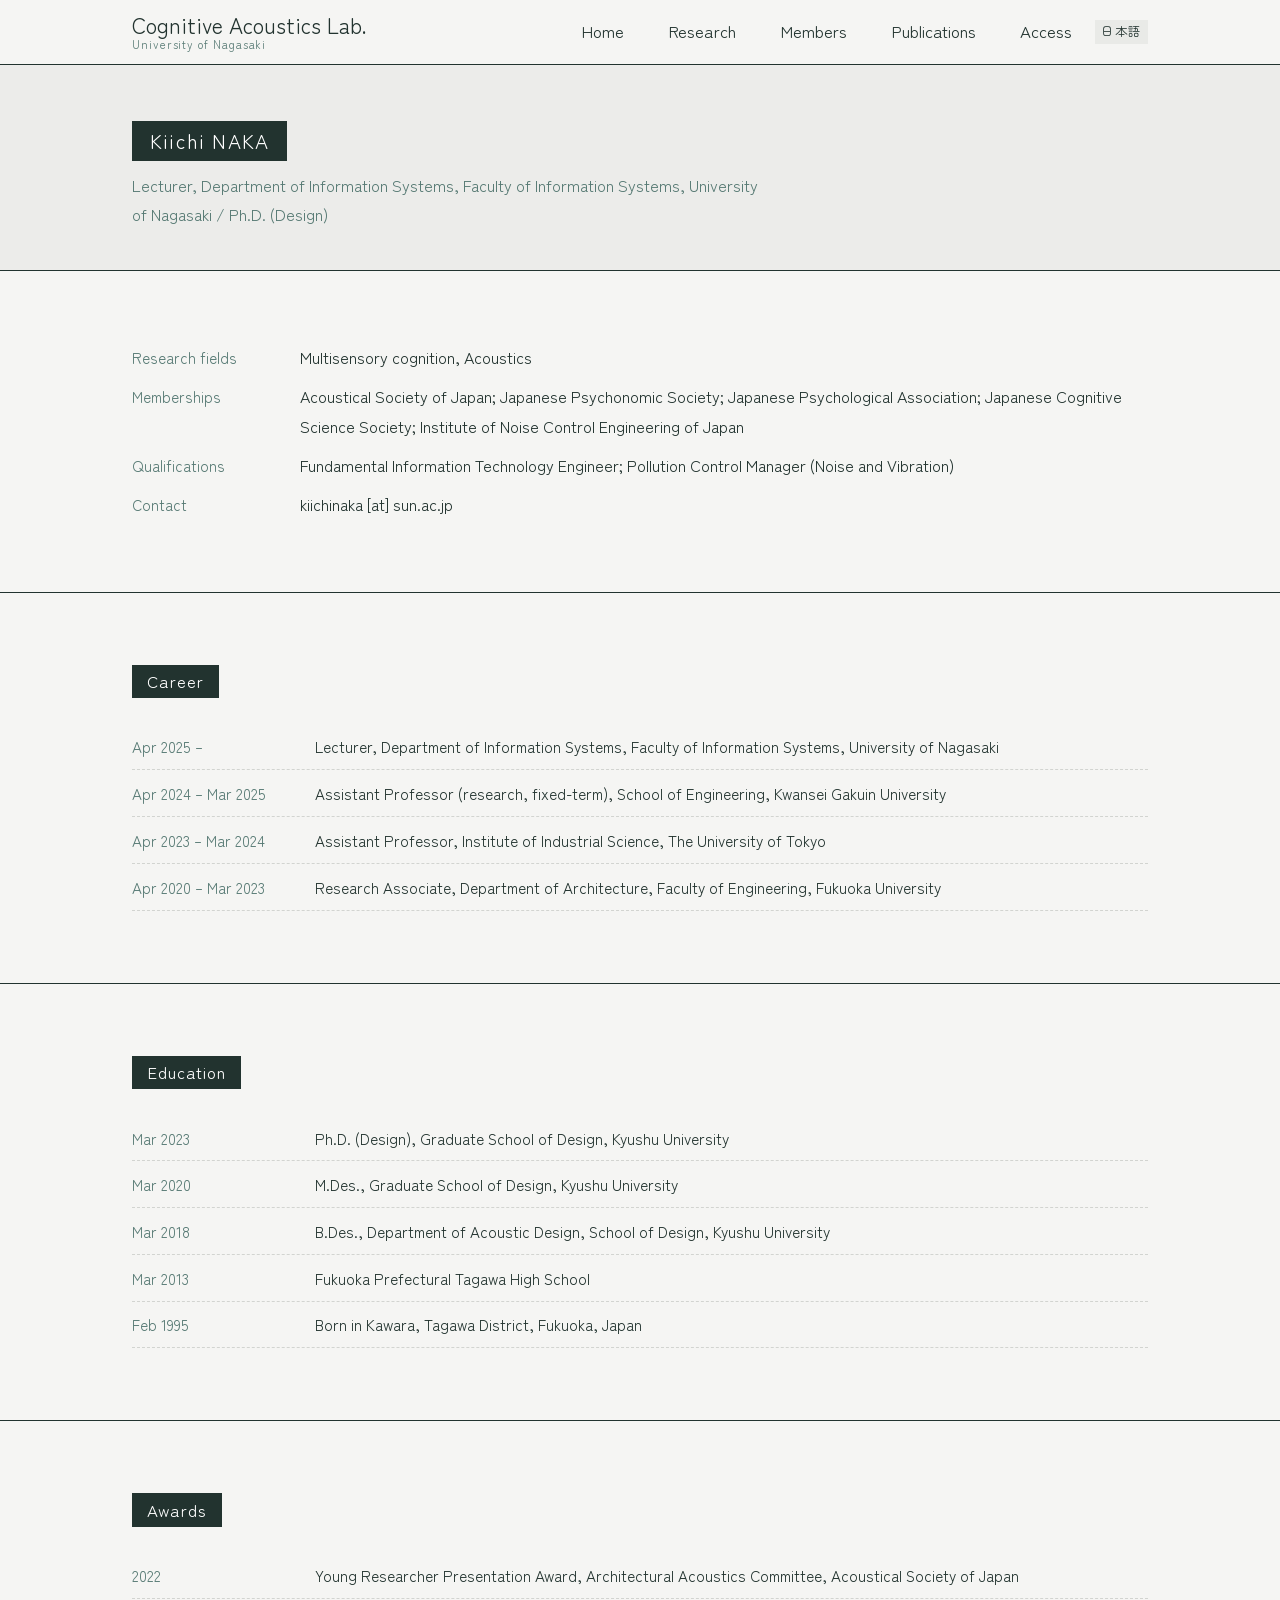
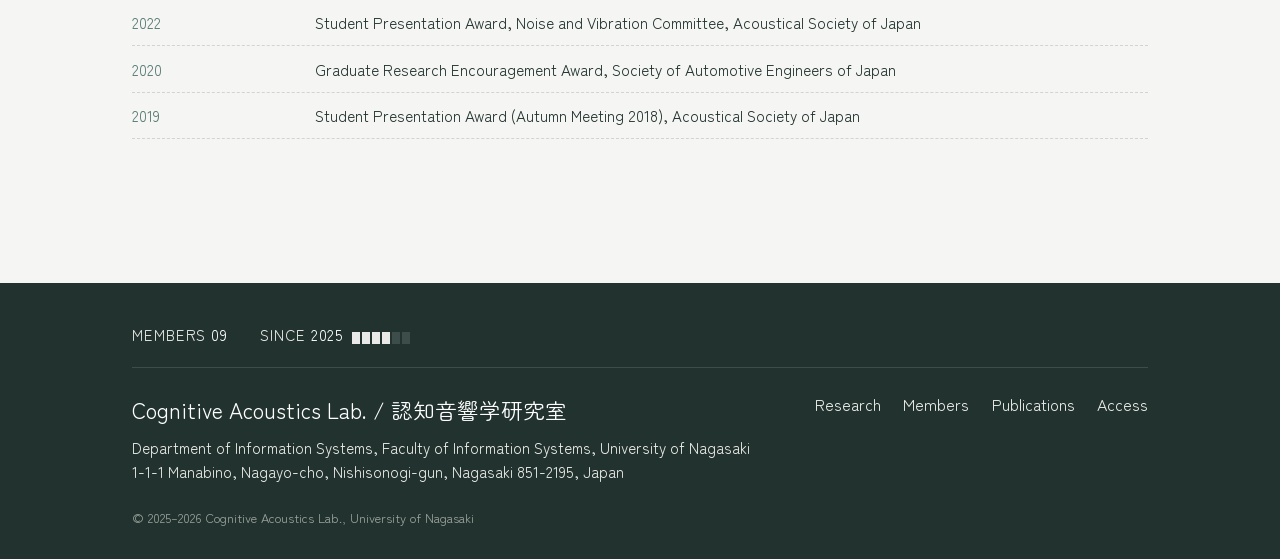
<file: en/profile.html>
<!DOCTYPE html>
<html lang="en">
<head>
<meta charset="utf-8">
<meta name="viewport" content="width=device-width, initial-scale=1">
<title>Kiichi NAKA | Cognitive Acoustics Lab., University of Nagasaki</title>
<meta name="description" content="Profile of Kiichi Naka, Lecturer at the University of Nagasaki: career, education, and awards.">
<link rel="preconnect" href="https://fonts.googleapis.com">
<link rel="preconnect" href="https://fonts.gstatic.com" crossorigin>
<link href="https://fonts.googleapis.com/css2?family=Zen+Kaku+Gothic+New:wght@400;500;700&family=Zen+Maru+Gothic:wght@400;500;700&display=swap" rel="stylesheet">
<link rel="stylesheet" href="../assets/css/style.css">
<link rel="alternate" hreflang="ja" href="https://cognitive-acoustics-lab.github.io/profile.html">
<link rel="alternate" hreflang="en" href="https://cognitive-acoustics-lab.github.io/en/profile.html">
<link rel="alternate" hreflang="x-default" href="https://cognitive-acoustics-lab.github.io/profile.html">
<link rel="icon" type="image/png" sizes="32x32" href="../assets/img/favicon-32.png">
<link rel="icon" type="image/png" sizes="16x16" href="../assets/img/favicon-16.png">
<link rel="apple-touch-icon" sizes="180x180" href="../assets/img/favicon-180.png">
</head>
<body>
<a class="skip-link" href="#main">Skip to content</a>
<header class="site-header">
  <div class="site-header__inner container">
    <a class="brand" href="index.html">
      <span class="brand__jp">Cognitive Acoustics Lab.</span>
      <span class="brand__en">University of Nagasaki</span>
    </a>
    <input type="checkbox" id="nav-toggle" class="nav-toggle">
    <label for="nav-toggle" class="nav-burger" aria-label="Toggle menu">MENU</label>
    <nav class="site-nav" aria-label="Main navigation">
      <ul>
        <li><a href="index.html">Home</a></li>
        <li><a href="research.html">Research</a></li>
        <li><a href="members.html">Members</a></li>
        <li><a href="publications.html">Publications</a></li>
        <li><a href="access.html">Access</a></li>
      </ul>
    </nav>
    <a class="lang-switch" href="../profile.html" lang="ja" hreflang="ja">日本語</a>
  </div>
</header>
<main id="main">

<section class="page-head">
  <div class="container">
    <h1 class="eyebrow">Kiichi NAKA</h1>
    <p>Lecturer, Department of Information Systems, Faculty of Information Systems, University of Nagasaki / Ph.D. (Design)</p>
  </div>
</section>

<section class="section">
  <div class="container">
    <dl class="info">
      <dt>Research fields</dt><dd>Multisensory cognition, Acoustics</dd>
      <dt>Memberships</dt><dd>Acoustical Society of Japan; Japanese Psychonomic Society; Japanese Psychological Association; Japanese Cognitive Science Society; Institute of Noise Control Engineering of Japan</dd>
      <dt>Qualifications</dt><dd>Fundamental Information Technology Engineer; Pollution Control Manager (Noise and Vibration)</dd>
      <dt>Contact</dt><dd>kiichinaka [at] sun.ac.jp</dd>
    </dl>
  </div>
</section>

<section class="section">
  <div class="container">
    <div class="section__head"><div><h2 class="eyebrow">Career</h2></div></div>
<ul class="timeline">
  <li><span class="when">Apr 2025 –</span><span>Lecturer, Department of Information Systems, Faculty of Information Systems, University of Nagasaki</span></li>
  <li><span class="when">Apr 2024 – Mar 2025</span><span>Assistant Professor (research, fixed-term), School of Engineering, Kwansei Gakuin University</span></li>
  <li><span class="when">Apr 2023 – Mar 2024</span><span>Assistant Professor, Institute of Industrial Science, The University of Tokyo</span></li>
  <li><span class="when">Apr 2020 – Mar 2023</span><span>Research Associate, Department of Architecture, Faculty of Engineering, Fukuoka University</span></li>
</ul>
  </div>
</section>

<section class="section">
  <div class="container">
    <div class="section__head"><div><h2 class="eyebrow">Education</h2></div></div>
<ul class="timeline">
  <li><span class="when">Mar 2023</span><span>Ph.D. (Design), Graduate School of Design, Kyushu University</span></li>
  <li><span class="when">Mar 2020</span><span>M.Des., Graduate School of Design, Kyushu University</span></li>
  <li><span class="when">Mar 2018</span><span>B.Des., Department of Acoustic Design, School of Design, Kyushu University</span></li>
  <li><span class="when">Mar 2013</span><span>Fukuoka Prefectural Tagawa High School</span></li>
  <li><span class="when">Feb 1995</span><span>Born in Kawara, Tagawa District, Fukuoka, Japan</span></li>
</ul>
  </div>
</section>

<section class="section">
  <div class="container">
    <div class="section__head"><div><h2 class="eyebrow">Awards</h2></div></div>
<ul class="timeline">
  <li><span class="when">2022</span><span>Young Researcher Presentation Award, Architectural Acoustics Committee, Acoustical Society of Japan</span></li>
  <li><span class="when">2022</span><span>Student Presentation Award, Noise and Vibration Committee, Acoustical Society of Japan</span></li>
  <li><span class="when">2020</span><span>Graduate Research Encouragement Award, Society of Automotive Engineers of Japan</span></li>
  <li><span class="when">2019</span><span>Student Presentation Award (Autumn Meeting 2018), Acoustical Society of Japan</span></li>
</ul>
  </div>
</section>
</main>
<footer class="site-footer">
  <div class="container">
  <div class="hud" aria-label="Lab status">
    <span>MEMBERS <b>09</b></span>
    <span>SINCE <b>2025</b><span class="bar" aria-hidden="true"><i></i><i></i><i></i><i></i><i class="off"></i><i class="off"></i></span></span>
  </div>
  <div class="site-footer__inner">
    <div>
      <span class="brand__jp">Cognitive Acoustics Lab. / 認知音響学研究室</span>
      <p>Department of Information Systems, Faculty of Information Systems, University of Nagasaki<br>1-1-1 Manabino, Nagayo-cho, Nishisonogi-gun, Nagasaki 851-2195, Japan</p>
    </div>
    <ul class="footer-links">
      <li><a href="research.html">Research</a></li>
      <li><a href="members.html">Members</a></li>
      <li><a href="publications.html">Publications</a></li>
      <li><a href="access.html">Access</a></li>
    </ul>
  </div>
  <div class="copyright">&copy; 2025–2026 Cognitive Acoustics Lab., University of Nagasaki</div>
  </div>
</footer>
</body>
</html>
</file>
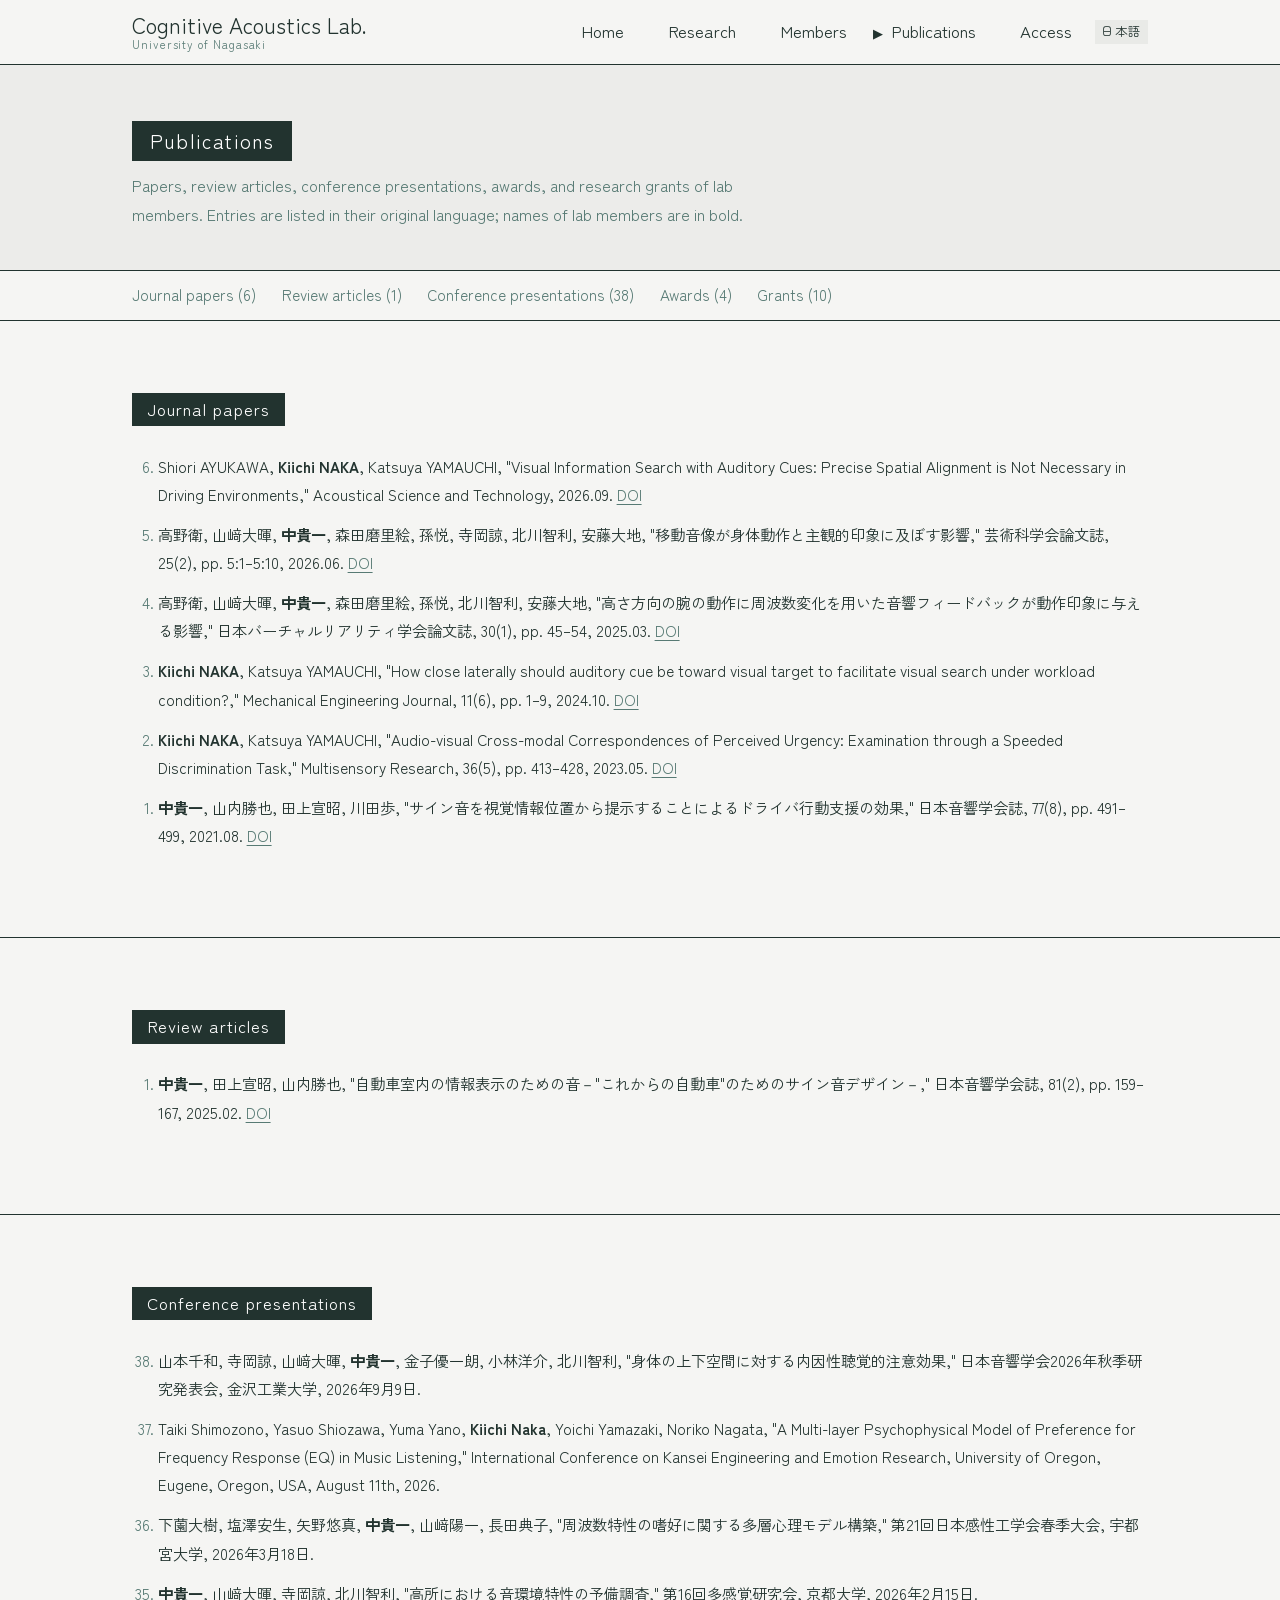
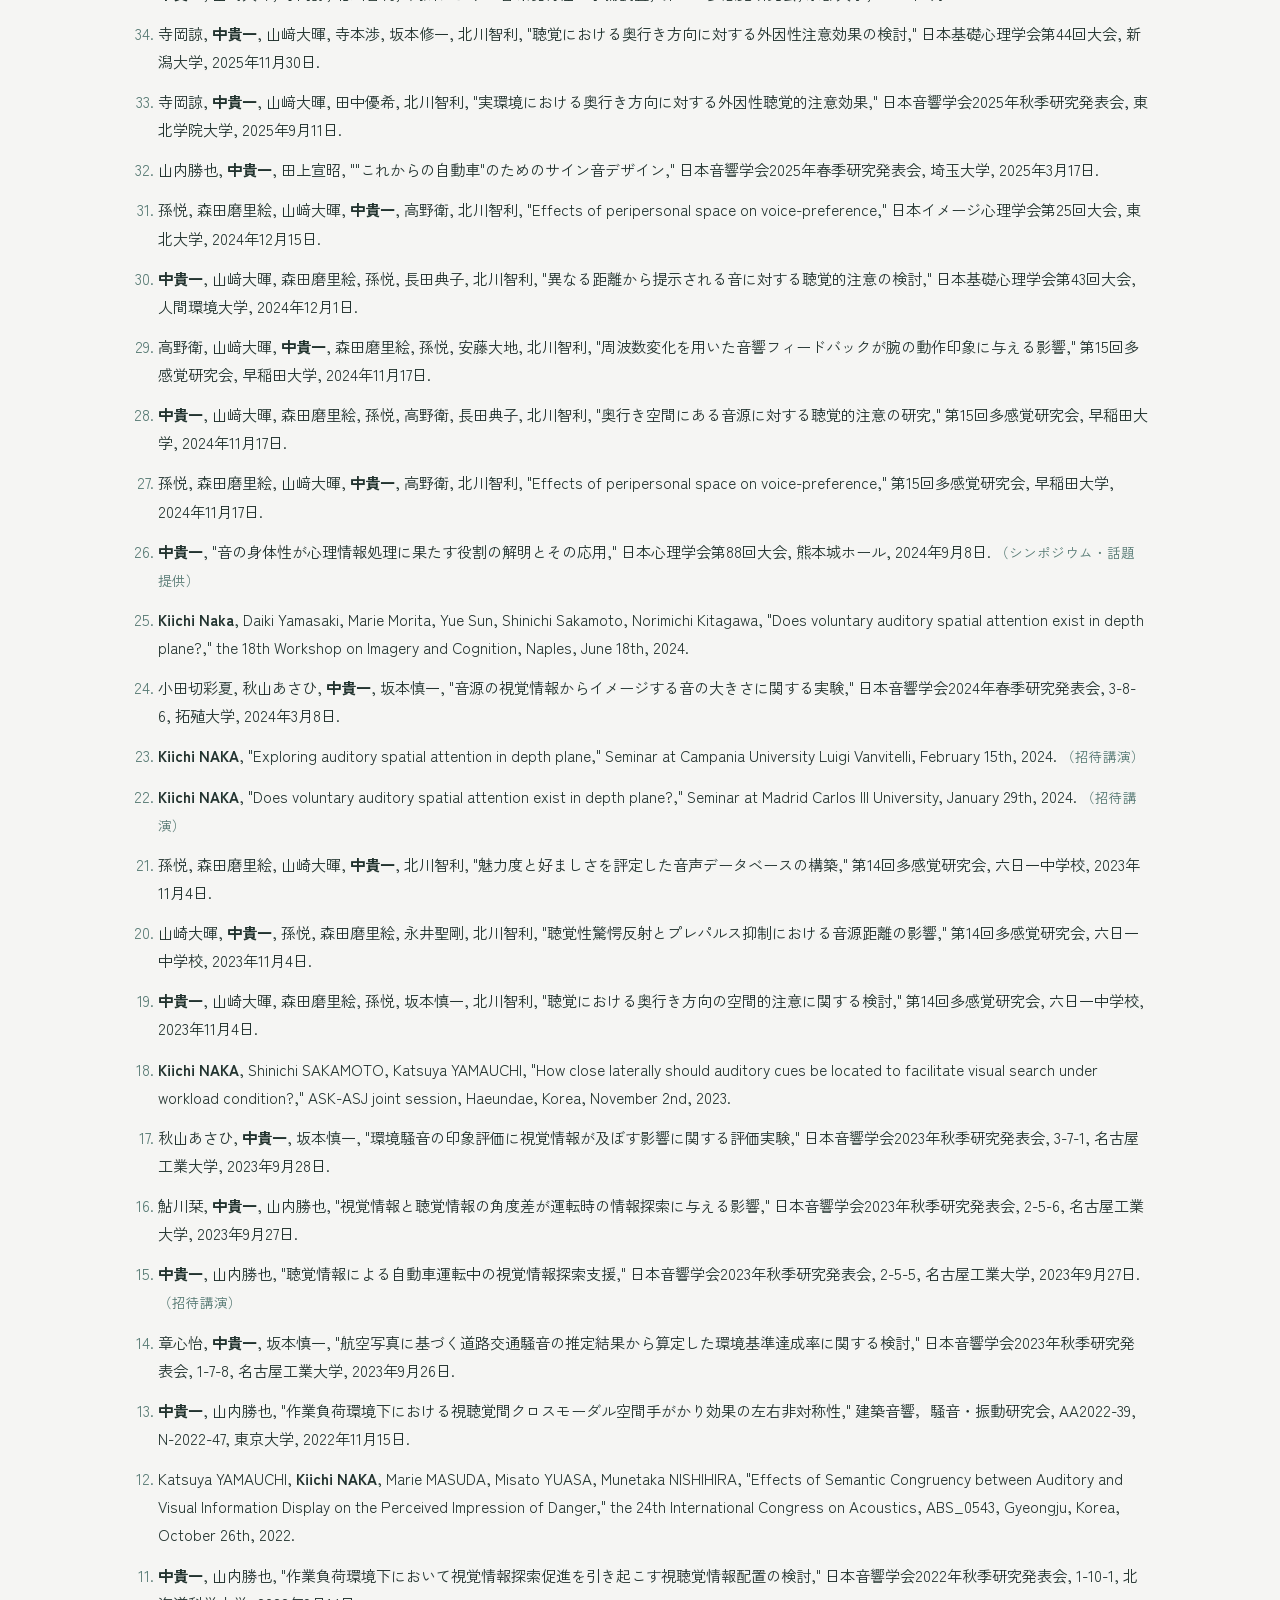
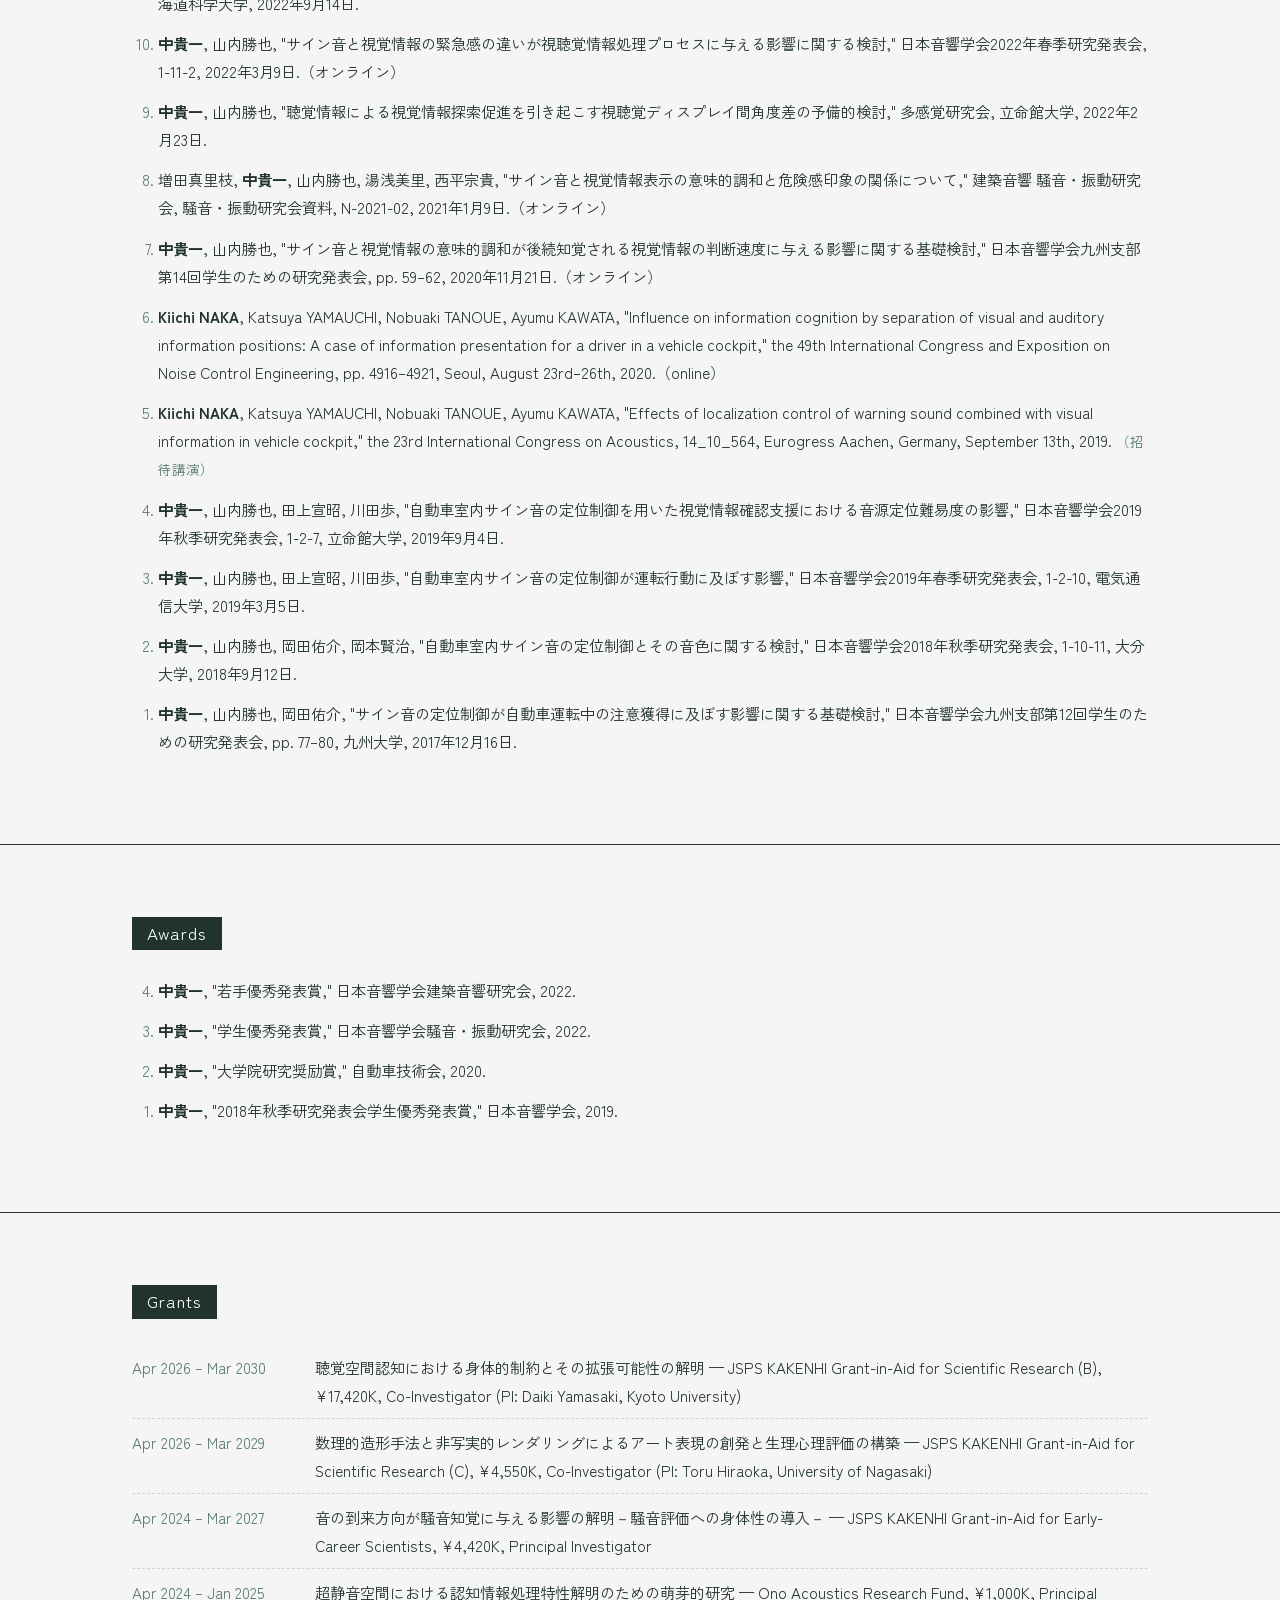
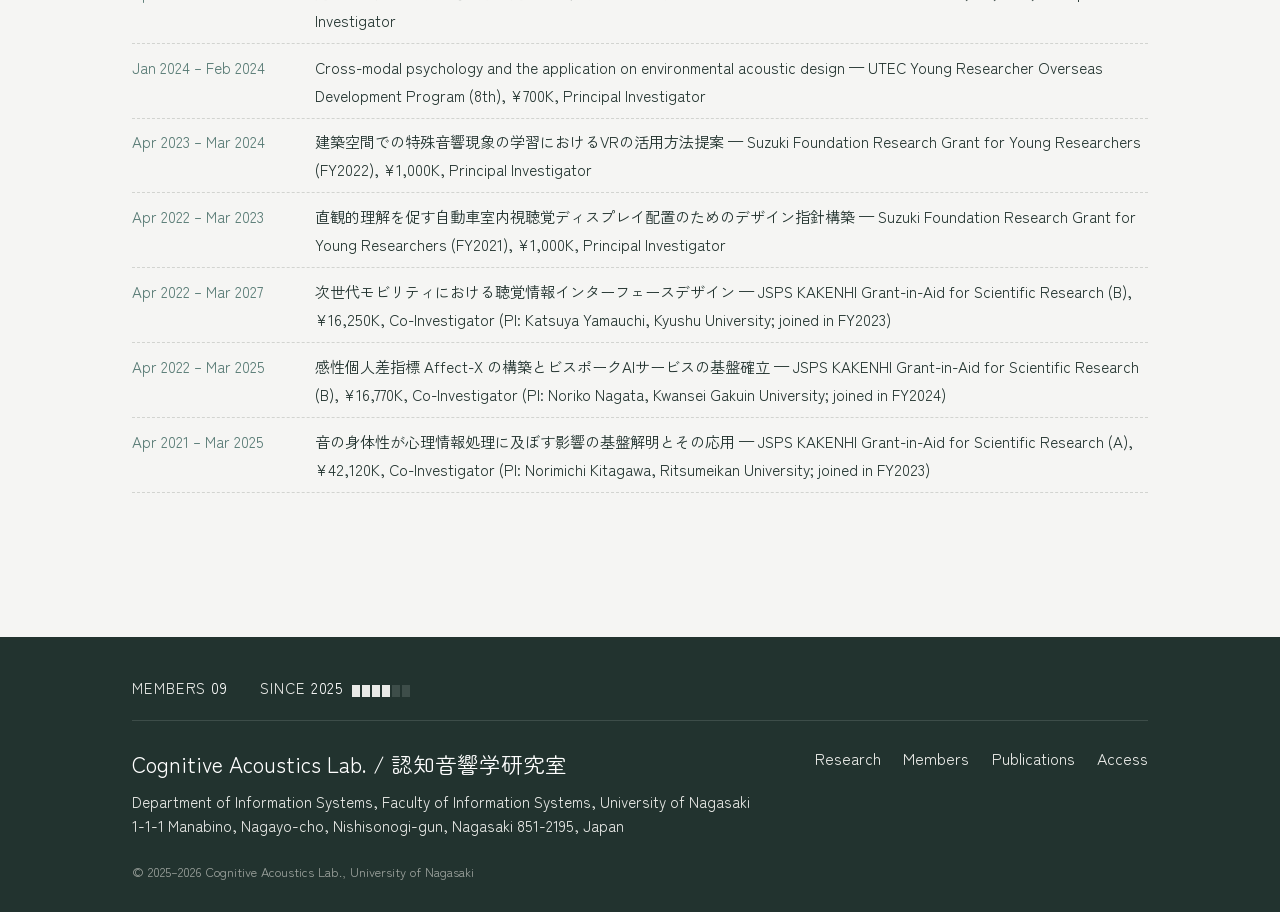
<file: en/publications.html>
<!DOCTYPE html>
<html lang="en">
<head>
<meta charset="utf-8">
<meta name="viewport" content="width=device-width, initial-scale=1">
<title>Publications | Cognitive Acoustics Lab., University of Nagasaki</title>
<meta name="description" content="Journal papers, review articles, conference presentations, awards, and research grants of the Cognitive Acoustics Lab.">
<link rel="preconnect" href="https://fonts.googleapis.com">
<link rel="preconnect" href="https://fonts.gstatic.com" crossorigin>
<link href="https://fonts.googleapis.com/css2?family=Zen+Kaku+Gothic+New:wght@400;500;700&family=Zen+Maru+Gothic:wght@400;500;700&display=swap" rel="stylesheet">
<link rel="stylesheet" href="../assets/css/style.css">
<link rel="alternate" hreflang="ja" href="https://cognitive-acoustics-lab.github.io/publications.html">
<link rel="alternate" hreflang="en" href="https://cognitive-acoustics-lab.github.io/en/publications.html">
<link rel="alternate" hreflang="x-default" href="https://cognitive-acoustics-lab.github.io/publications.html">
<link rel="icon" type="image/png" sizes="32x32" href="../assets/img/favicon-32.png">
<link rel="icon" type="image/png" sizes="16x16" href="../assets/img/favicon-16.png">
<link rel="apple-touch-icon" sizes="180x180" href="../assets/img/favicon-180.png">
</head>
<body>
<a class="skip-link" href="#main">Skip to content</a>
<header class="site-header">
  <div class="site-header__inner container">
    <a class="brand" href="index.html">
      <span class="brand__jp">Cognitive Acoustics Lab.</span>
      <span class="brand__en">University of Nagasaki</span>
    </a>
    <input type="checkbox" id="nav-toggle" class="nav-toggle">
    <label for="nav-toggle" class="nav-burger" aria-label="Toggle menu">MENU</label>
    <nav class="site-nav" aria-label="Main navigation">
      <ul>
        <li><a href="index.html">Home</a></li>
        <li><a href="research.html">Research</a></li>
        <li><a href="members.html">Members</a></li>
        <li><a href="publications.html" aria-current="page">Publications</a></li>
        <li><a href="access.html">Access</a></li>
      </ul>
    </nav>
    <a class="lang-switch" href="../publications.html" lang="ja" hreflang="ja">日本語</a>
  </div>
</header>
<main id="main">

<section class="page-head">
  <div class="container">
    <h1 class="eyebrow">Publications</h1>
    <p>Papers, review articles, conference presentations, awards, and research grants of lab members. Entries are listed in their original language; names of lab members are in bold.</p>
  </div>
</section>

<nav class="sub-nav" aria-label="Publication types">
  <div class="container">
    <ul>
      <li><a href="#papers">Journal papers (6)</a></li>
      <li><a href="#articles">Review articles (1)</a></li>
      <li><a href="#talks">Conference presentations (38)</a></li>
      <li><a href="#awards">Awards (4)</a></li>
      <li><a href="#grants">Grants (10)</a></li>
    </ul>
  </div>
</nav>

<section class="section" id="papers">
  <div class="container">
    <div class="section__head"><div><h2 class="eyebrow">Journal papers</h2></div></div>
<ol class="pubs" reversed>
  <li>Shiori AYUKAWA, <strong>Kiichi NAKA</strong>, Katsuya YAMAUCHI, "Visual Information Search with Auditory Cues: Precise Spatial Alignment is Not Necessary in Driving Environments," Acoustical Science and Technology, 2026.09. <a href="https://doi.org/10.1250/ast.e26.53">DOI</a></li>
  <li>高野衛, 山﨑大暉, <strong>中貴一</strong>, 森田磨里絵, 孫悦, 寺岡諒, 北川智利, 安藤大地, "移動音像が身体動作と主観的印象に及ぼす影響," 芸術科学会論文誌, 25(2), pp. 5:1–5:10, 2026.06. <a href="https://doi.org/10.3756/artsci.25.5_1">DOI</a></li>
  <li>高野衛, 山﨑大暉, <strong>中貴一</strong>, 森田磨里絵, 孫悦, 北川智利, 安藤大地, "高さ方向の腕の動作に周波数変化を用いた音響フィードバックが動作印象に与える影響," 日本バーチャルリアリティ学会論文誌, 30(1), pp. 45–54, 2025.03. <a href="https://doi.org/10.18974/tvrsj.30.1_45">DOI</a></li>
  <li><strong>Kiichi NAKA</strong>, Katsuya YAMAUCHI, "How close laterally should auditory cue be toward visual target to facilitate visual search under workload condition?," Mechanical Engineering Journal, 11(6), pp. 1–9, 2024.10. <a href="https://doi.org/10.1299/mej.24-00246">DOI</a></li>
  <li><strong>Kiichi NAKA</strong>, Katsuya YAMAUCHI, "Audio-visual Cross-modal Correspondences of Perceived Urgency: Examination through a Speeded Discrimination Task," Multisensory Research, 36(5), pp. 413–428, 2023.05. <a href="https://doi.org/10.1163/22134808-bja10099">DOI</a></li>
  <li><strong>中貴一</strong>, 山内勝也, 田上宣昭, 川田歩, "サイン音を視覚情報位置から提示することによるドライバ行動支援の効果," 日本音響学会誌, 77(8), pp. 491–499, 2021.08. <a href="https://doi.org/10.20697/jasj.77.8_491">DOI</a></li>
</ol>
  </div>
</section>

<section class="section" id="articles">
  <div class="container">
    <div class="section__head"><div><h2 class="eyebrow">Review articles</h2></div></div>
<ol class="pubs" reversed>
  <li><strong>中貴一</strong>, 田上宣昭, 山内勝也, "自動車室内の情報表示のための音－"これからの自動車"のためのサイン音デザイン－," 日本音響学会誌, 81(2), pp. 159–167, 2025.02. <a href="https://doi.org/10.20697/jasj.81.2_159">DOI</a></li>
</ol>
  </div>
</section>

<section class="section" id="talks">
  <div class="container">
    <div class="section__head"><div><h2 class="eyebrow">Conference presentations</h2></div></div>
<ol class="pubs" reversed>
  <li>山本千和, 寺岡諒, 山﨑大暉, <strong>中貴一</strong>, 金子優一朗, 小林洋介, 北川智利, "身体の上下空間に対する内因性聴覚的注意効果," 日本音響学会2026年秋季研究発表会, 金沢工業大学, 2026年9月9日.</li>
  <li>Taiki Shimozono, Yasuo Shiozawa, Yuma Yano, <strong>Kiichi Naka</strong>, Yoichi Yamazaki, Noriko Nagata, "A Multi-layer Psychophysical Model of Preference for Frequency Response (EQ) in Music Listening," International Conference on Kansei Engineering and Emotion Research, University of Oregon, Eugene, Oregon, USA, August 11th, 2026.</li>
  <li>下薗大樹, 塩澤安生, 矢野悠真, <strong>中貴一</strong>, 山﨑陽一, 長田典子, "周波数特性の嗜好に関する多層心理モデル構築," 第21回日本感性工学会春季大会, 宇都宮大学, 2026年3月18日.</li>
  <li><strong>中貴一</strong>, 山﨑大暉, 寺岡諒, 北川智利, "高所における音環境特性の予備調査," 第16回多感覚研究会, 京都大学, 2026年2月15日.</li>
  <li>寺岡諒, <strong>中貴一</strong>, 山﨑大暉, 寺本渉, 坂本修一, 北川智利, "聴覚における奥行き方向に対する外因性注意効果の検討," 日本基礎心理学会第44回大会, 新潟大学, 2025年11月30日.</li>
  <li>寺岡諒, <strong>中貴一</strong>, 山﨑大暉, 田中優希, 北川智利, "実環境における奥行き方向に対する外因性聴覚的注意効果," 日本音響学会2025年秋季研究発表会, 東北学院大学, 2025年9月11日.</li>
  <li>山内勝也, <strong>中貴一</strong>, 田上宣昭, ""これからの自動車"のためのサイン音デザイン," 日本音響学会2025年春季研究発表会, 埼玉大学, 2025年3月17日.</li>
  <li>孫悦, 森田磨里絵, 山﨑大暉, <strong>中貴一</strong>, 高野衛, 北川智利, "Effects of peripersonal space on voice-preference," 日本イメージ心理学会第25回大会, 東北大学, 2024年12月15日.</li>
  <li><strong>中貴一</strong>, 山﨑大暉, 森田磨里絵, 孫悦, 長田典子, 北川智利, "異なる距離から提示される音に対する聴覚的注意の検討," 日本基礎心理学会第43回大会, 人間環境大学, 2024年12月1日.</li>
  <li>高野衛, 山﨑大暉, <strong>中貴一</strong>, 森田磨里絵, 孫悦, 安藤大地, 北川智利, "周波数変化を用いた音響フィードバックが腕の動作印象に与える影響," 第15回多感覚研究会, 早稲田大学, 2024年11月17日.</li>
  <li><strong>中貴一</strong>, 山﨑大暉, 森田磨里絵, 孫悦, 高野衛, 長田典子, 北川智利, "奥行き空間にある音源に対する聴覚的注意の研究," 第15回多感覚研究会, 早稲田大学, 2024年11月17日.</li>
  <li>孫悦, 森田磨里絵, 山﨑大暉, <strong>中貴一</strong>, 高野衛, 北川智利, "Effects of peripersonal space on voice-preference," 第15回多感覚研究会, 早稲田大学, 2024年11月17日.</li>
  <li><strong>中貴一</strong>, "音の身体性が心理情報処理に果たす役割の解明とその応用," 日本心理学会第88回大会, 熊本城ホール, 2024年9月8日. <span class="note">（シンポジウム・話題提供）</span></li>
  <li><strong>Kiichi Naka</strong>, Daiki Yamasaki, Marie Morita, Yue Sun, Shinichi Sakamoto, Norimichi Kitagawa, "Does voluntary auditory spatial attention exist in depth plane?," the 18th Workshop on Imagery and Cognition, Naples, June 18th, 2024.</li>
  <li>小田切彩夏, 秋山あさひ, <strong>中貴一</strong>, 坂本慎一, "音源の視覚情報からイメージする音の大きさに関する実験," 日本音響学会2024年春季研究発表会, 3-8-6, 拓殖大学, 2024年3月8日.</li>
  <li><strong>Kiichi NAKA</strong>, "Exploring auditory spatial attention in depth plane," Seminar at Campania University Luigi Vanvitelli, February 15th, 2024. <span class="note">（招待講演）</span></li>
  <li><strong>Kiichi NAKA</strong>, "Does voluntary auditory spatial attention exist in depth plane?," Seminar at Madrid Carlos III University, January 29th, 2024. <span class="note">（招待講演）</span></li>
  <li>孫悦, 森田磨里絵, 山崎大暉, <strong>中貴一</strong>, 北川智利, "魅力度と好ましさを評定した音声データベースの構築," 第14回多感覚研究会, 六日一中学校, 2023年11月4日.</li>
  <li>山崎大暉, <strong>中貴一</strong>, 孫悦, 森田磨里絵, 永井聖剛, 北川智利, "聴覚性驚愕反射とプレパルス抑制における音源距離の影響," 第14回多感覚研究会, 六日一中学校, 2023年11月4日.</li>
  <li><strong>中貴一</strong>, 山崎大暉, 森田磨里絵, 孫悦, 坂本慎一, 北川智利, "聴覚における奥行き方向の空間的注意に関する検討," 第14回多感覚研究会, 六日一中学校, 2023年11月4日.</li>
  <li><strong>Kiichi NAKA</strong>, Shinichi SAKAMOTO, Katsuya YAMAUCHI, "How close laterally should auditory cues be located to facilitate visual search under workload condition?," ASK-ASJ joint session, Haeundae, Korea, November 2nd, 2023.</li>
  <li>秋山あさひ, <strong>中貴一</strong>, 坂本慎一, "環境騒音の印象評価に視覚情報が及ぼす影響に関する評価実験," 日本音響学会2023年秋季研究発表会, 3-7-1, 名古屋工業大学, 2023年9月28日.</li>
  <li>鮎川栞, <strong>中貴一</strong>, 山内勝也, "視覚情報と聴覚情報の角度差が運転時の情報探索に与える影響," 日本音響学会2023年秋季研究発表会, 2-5-6, 名古屋工業大学, 2023年9月27日.</li>
  <li><strong>中貴一</strong>, 山内勝也, "聴覚情報による自動車運転中の視覚情報探索支援," 日本音響学会2023年秋季研究発表会, 2-5-5, 名古屋工業大学, 2023年9月27日. <span class="note">（招待講演）</span></li>
  <li>章心怡, <strong>中貴一</strong>, 坂本慎一, "航空写真に基づく道路交通騒音の推定結果から算定した環境基準達成率に関する検討," 日本音響学会2023年秋季研究発表会, 1-7-8, 名古屋工業大学, 2023年9月26日.</li>
  <li><strong>中貴一</strong>, 山内勝也, "作業負荷環境下における視聴覚間クロスモーダル空間手がかり効果の左右非対称性," 建築音響，騒音・振動研究会, AA2022-39, N-2022-47, 東京大学, 2022年11月15日.</li>
  <li>Katsuya YAMAUCHI, <strong>Kiichi NAKA</strong>, Marie MASUDA, Misato YUASA, Munetaka NISHIHIRA, "Effects of Semantic Congruency between Auditory and Visual Information Display on the Perceived Impression of Danger," the 24th International Congress on Acoustics, ABS_0543, Gyeongju, Korea, October 26th, 2022.</li>
  <li><strong>中貴一</strong>, 山内勝也, "作業負荷環境下において視覚情報探索促進を引き起こす視聴覚情報配置の検討," 日本音響学会2022年秋季研究発表会, 1-10-1, 北海道科学大学, 2022年9月14日.</li>
  <li><strong>中貴一</strong>, 山内勝也, "サイン音と視覚情報の緊急感の違いが視聴覚情報処理プロセスに与える影響に関する検討," 日本音響学会2022年春季研究発表会, 1-11-2, 2022年3月9日.（オンライン）</li>
  <li><strong>中貴一</strong>, 山内勝也, "聴覚情報による視覚情報探索促進を引き起こす視聴覚ディスプレイ間角度差の予備的検討," 多感覚研究会, 立命館大学, 2022年2月23日.</li>
  <li>増田真里枝, <strong>中貴一</strong>, 山内勝也, 湯浅美里, 西平宗貴, "サイン音と視覚情報表示の意味的調和と危険感印象の関係について," 建築音響 騒音・振動研究会, 騒音・振動研究会資料, N-2021-02, 2021年1月9日.（オンライン）</li>
  <li><strong>中貴一</strong>, 山内勝也, "サイン音と視覚情報の意味的調和が後続知覚される視覚情報の判断速度に与える影響に関する基礎検討," 日本音響学会九州支部第14回学生のための研究発表会, pp. 59–62, 2020年11月21日.（オンライン）</li>
  <li><strong>Kiichi NAKA</strong>, Katsuya YAMAUCHI, Nobuaki TANOUE, Ayumu KAWATA, "Influence on information cognition by separation of visual and auditory information positions: A case of information presentation for a driver in a vehicle cockpit," the 49th International Congress and Exposition on Noise Control Engineering, pp. 4916–4921, Seoul, August 23rd–26th, 2020.（online）</li>
  <li><strong>Kiichi NAKA</strong>, Katsuya YAMAUCHI, Nobuaki TANOUE, Ayumu KAWATA, "Effects of localization control of warning sound combined with visual information in vehicle cockpit," the 23rd International Congress on Acoustics, 14_10_564, Eurogress Aachen, Germany, September 13th, 2019. <span class="note">（招待講演）</span></li>
  <li><strong>中貴一</strong>, 山内勝也, 田上宣昭, 川田歩, "自動車室内サイン音の定位制御を用いた視覚情報確認支援における音源定位難易度の影響," 日本音響学会2019年秋季研究発表会, 1-2-7, 立命館大学, 2019年9月4日.</li>
  <li><strong>中貴一</strong>, 山内勝也, 田上宣昭, 川田歩, "自動車室内サイン音の定位制御が運転行動に及ぼす影響," 日本音響学会2019年春季研究発表会, 1-2-10, 電気通信大学, 2019年3月5日.</li>
  <li><strong>中貴一</strong>, 山内勝也, 岡田佑介, 岡本賢治, "自動車室内サイン音の定位制御とその音色に関する検討," 日本音響学会2018年秋季研究発表会, 1-10-11, 大分大学, 2018年9月12日.</li>
  <li><strong>中貴一</strong>, 山内勝也, 岡田佑介, "サイン音の定位制御が自動車運転中の注意獲得に及ぼす影響に関する基礎検討," 日本音響学会九州支部第12回学生のための研究発表会, pp. 77–80, 九州大学, 2017年12月16日.</li>
</ol>
  </div>
</section>

<section class="section" id="awards">
  <div class="container">
    <div class="section__head"><div><h2 class="eyebrow">Awards</h2></div></div>
<ol class="pubs" reversed>
  <li><strong>中貴一</strong>, "若手優秀発表賞," 日本音響学会建築音響研究会, 2022.</li>
  <li><strong>中貴一</strong>, "学生優秀発表賞," 日本音響学会騒音・振動研究会, 2022.</li>
  <li><strong>中貴一</strong>, "大学院研究奨励賞," 自動車技術会, 2020.</li>
  <li><strong>中貴一</strong>, "2018年秋季研究発表会学生優秀発表賞," 日本音響学会, 2019.</li>
</ol>
  </div>
</section>

<section class="section" id="grants">
  <div class="container">
    <div class="section__head"><div><h2 class="eyebrow">Grants</h2></div></div>
<ul class="timeline">
  <li><span class="when">Apr 2026 – Mar 2030</span><span>聴覚空間認知における身体的制約とその拡張可能性の解明 — JSPS KAKENHI Grant-in-Aid for Scientific Research (B), ¥17,420K, Co-Investigator (PI: Daiki Yamasaki, Kyoto University)</span></li>
  <li><span class="when">Apr 2026 – Mar 2029</span><span>数理的造形手法と非写実的レンダリングによるアート表現の創発と生理心理評価の構築 — JSPS KAKENHI Grant-in-Aid for Scientific Research (C), ¥4,550K, Co-Investigator (PI: Toru Hiraoka, University of Nagasaki)</span></li>
  <li><span class="when">Apr 2024 – Mar 2027</span><span>音の到来方向が騒音知覚に与える影響の解明－騒音評価への身体性の導入－ — JSPS KAKENHI Grant-in-Aid for Early-Career Scientists, ¥4,420K, Principal Investigator</span></li>
  <li><span class="when">Apr 2024 – Jan 2025</span><span>超静音空間における認知情報処理特性解明のための萌芽的研究 — Ono Acoustics Research Fund, ¥1,000K, Principal Investigator</span></li>
  <li><span class="when">Jan 2024 – Feb 2024</span><span>Cross-modal psychology and the application on environmental acoustic design — UTEC Young Researcher Overseas Development Program (8th), ¥700K, Principal Investigator</span></li>
  <li><span class="when">Apr 2023 – Mar 2024</span><span>建築空間での特殊音響現象の学習におけるVRの活用方法提案 — Suzuki Foundation Research Grant for Young Researchers (FY2022), ¥1,000K, Principal Investigator</span></li>
  <li><span class="when">Apr 2022 – Mar 2023</span><span>直観的理解を促す自動車室内視聴覚ディスプレイ配置のためのデザイン指針構築 — Suzuki Foundation Research Grant for Young Researchers (FY2021), ¥1,000K, Principal Investigator</span></li>
  <li><span class="when">Apr 2022 – Mar 2027</span><span>次世代モビリティにおける聴覚情報インターフェースデザイン — JSPS KAKENHI Grant-in-Aid for Scientific Research (B), ¥16,250K, Co-Investigator (PI: Katsuya Yamauchi, Kyushu University; joined in FY2023)</span></li>
  <li><span class="when">Apr 2022 – Mar 2025</span><span>感性個人差指標 Affect-X の構築とビスポークAIサービスの基盤確立 — JSPS KAKENHI Grant-in-Aid for Scientific Research (B), ¥16,770K, Co-Investigator (PI: Noriko Nagata, Kwansei Gakuin University; joined in FY2024)</span></li>
  <li><span class="when">Apr 2021 – Mar 2025</span><span>音の身体性が心理情報処理に及ぼす影響の基盤解明とその応用 — JSPS KAKENHI Grant-in-Aid for Scientific Research (A), ¥42,120K, Co-Investigator (PI: Norimichi Kitagawa, Ritsumeikan University; joined in FY2023)</span></li>
</ul>
  </div>
</section>
</main>
<footer class="site-footer">
  <div class="container">
  <div class="hud" aria-label="Lab status">
    <span>MEMBERS <b>09</b></span>
    <span>SINCE <b>2025</b><span class="bar" aria-hidden="true"><i></i><i></i><i></i><i></i><i class="off"></i><i class="off"></i></span></span>
  </div>
  <div class="site-footer__inner">
    <div>
      <span class="brand__jp">Cognitive Acoustics Lab. / 認知音響学研究室</span>
      <p>Department of Information Systems, Faculty of Information Systems, University of Nagasaki<br>1-1-1 Manabino, Nagayo-cho, Nishisonogi-gun, Nagasaki 851-2195, Japan</p>
    </div>
    <ul class="footer-links">
      <li><a href="research.html">Research</a></li>
      <li><a href="members.html">Members</a></li>
      <li><a href="publications.html">Publications</a></li>
      <li><a href="access.html">Access</a></li>
    </ul>
  </div>
  <div class="copyright">&copy; 2025–2026 Cognitive Acoustics Lab., University of Nagasaki</div>
  </div>
</footer>
</body>
</html>
</file>
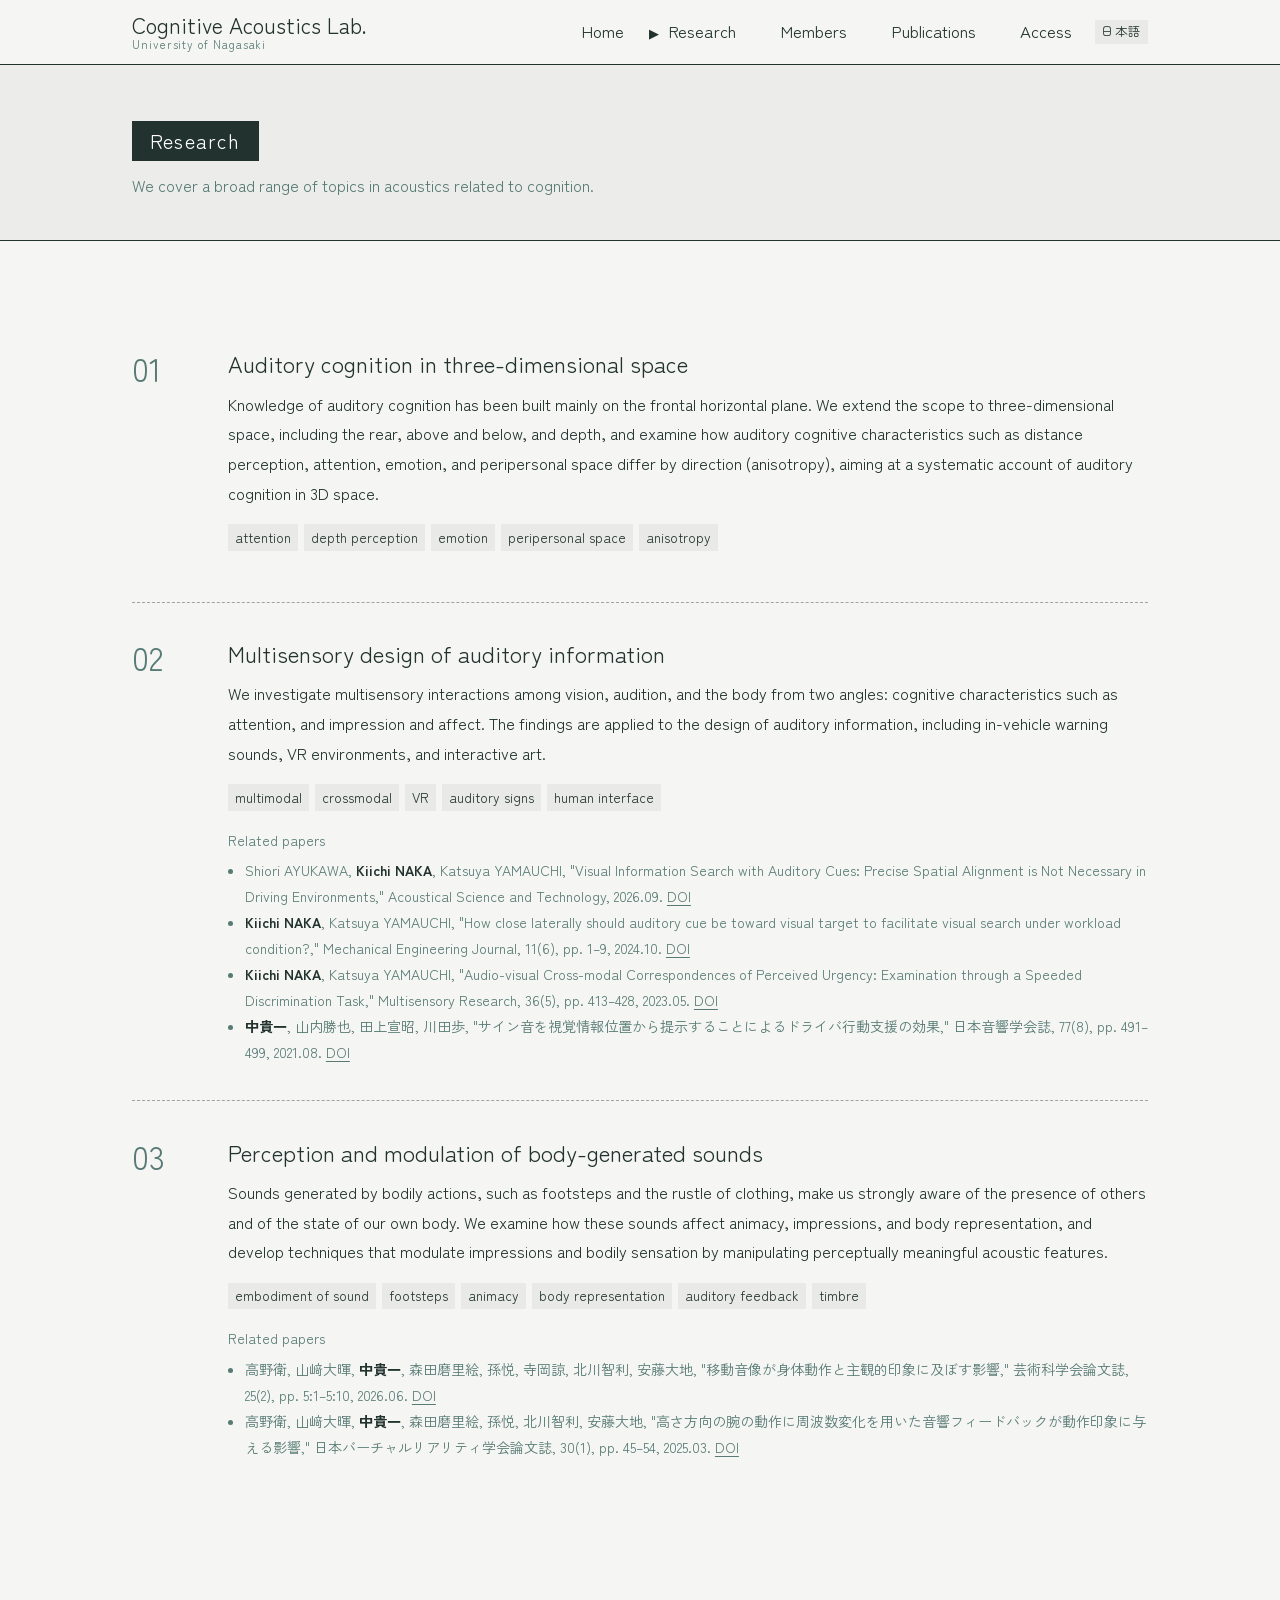
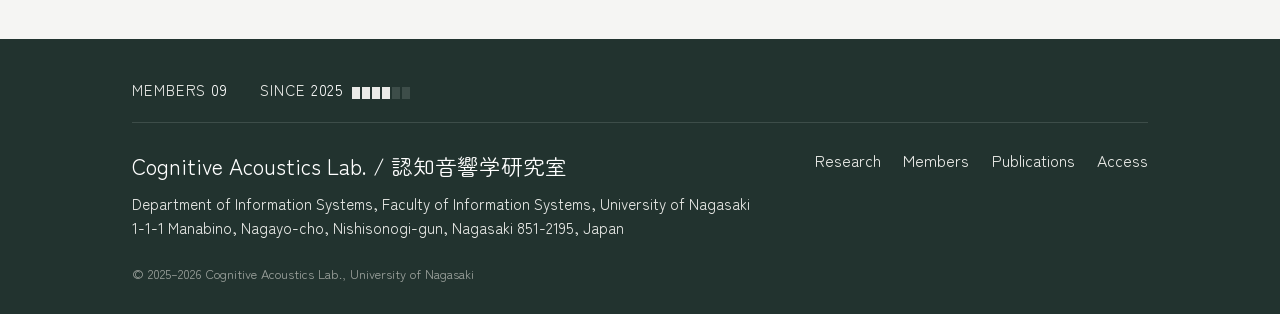
<file: en/research.html>
<!DOCTYPE html>
<html lang="en">
<head>
<meta charset="utf-8">
<meta name="viewport" content="width=device-width, initial-scale=1">
<title>Research | Cognitive Acoustics Lab., University of Nagasaki</title>
<meta name="description" content="Research themes of the Cognitive Acoustics Lab.: auditory cognition in 3D space, multisensory design of auditory information, and perception and modulation of body-generated sounds.">
<link rel="preconnect" href="https://fonts.googleapis.com">
<link rel="preconnect" href="https://fonts.gstatic.com" crossorigin>
<link href="https://fonts.googleapis.com/css2?family=Zen+Kaku+Gothic+New:wght@400;500;700&family=Zen+Maru+Gothic:wght@400;500;700&display=swap" rel="stylesheet">
<link rel="stylesheet" href="../assets/css/style.css">
<link rel="alternate" hreflang="ja" href="https://cognitive-acoustics-lab.github.io/research.html">
<link rel="alternate" hreflang="en" href="https://cognitive-acoustics-lab.github.io/en/research.html">
<link rel="alternate" hreflang="x-default" href="https://cognitive-acoustics-lab.github.io/research.html">
<link rel="icon" type="image/png" sizes="32x32" href="../assets/img/favicon-32.png">
<link rel="icon" type="image/png" sizes="16x16" href="../assets/img/favicon-16.png">
<link rel="apple-touch-icon" sizes="180x180" href="../assets/img/favicon-180.png">
</head>
<body>
<a class="skip-link" href="#main">Skip to content</a>
<header class="site-header">
  <div class="site-header__inner container">
    <a class="brand" href="index.html">
      <span class="brand__jp">Cognitive Acoustics Lab.</span>
      <span class="brand__en">University of Nagasaki</span>
    </a>
    <input type="checkbox" id="nav-toggle" class="nav-toggle">
    <label for="nav-toggle" class="nav-burger" aria-label="Toggle menu">MENU</label>
    <nav class="site-nav" aria-label="Main navigation">
      <ul>
        <li><a href="index.html">Home</a></li>
        <li><a href="research.html" aria-current="page">Research</a></li>
        <li><a href="members.html">Members</a></li>
        <li><a href="publications.html">Publications</a></li>
        <li><a href="access.html">Access</a></li>
      </ul>
    </nav>
    <a class="lang-switch" href="../research.html" lang="ja" hreflang="ja">日本語</a>
  </div>
</header>
<main id="main">

<section class="page-head">
  <div class="container">
    <h1 class="eyebrow">Research</h1>
    <p>We cover a broad range of topics in acoustics related to cognition.</p>
  </div>
</section>

<section class="section">
  <div class="container">
    <article class="theme" id="theme-01">
      <div class="theme__num">01</div>
      <div>
        <h3>Auditory cognition in three-dimensional space</h3>
        <p>Knowledge of auditory cognition has been built mainly on the frontal horizontal plane. We extend the scope to three-dimensional space, including the rear, above and below, and depth, and examine how auditory cognitive characteristics such as distance perception, attention, emotion, and peripersonal space differ by direction (anisotropy), aiming at a systematic account of auditory cognition in 3D space.</p>
        <ul class="tags">
          <li class="tag">attention</li>
          <li class="tag">depth perception</li>
          <li class="tag">emotion</li>
          <li class="tag">peripersonal space</li>
          <li class="tag">anisotropy</li>
        </ul>
        
      </div>
    </article>
    <article class="theme" id="theme-02">
      <div class="theme__num">02</div>
      <div>
        <h3>Multisensory design of auditory information</h3>
        <p>We investigate multisensory interactions among vision, audition, and the body from two angles: cognitive characteristics such as attention, and impression and affect. The findings are applied to the design of auditory information, including in-vehicle warning sounds, VR environments, and interactive art.</p>
        <ul class="tags">
          <li class="tag">multimodal</li>
          <li class="tag">crossmodal</li>
          <li class="tag">VR</li>
          <li class="tag">auditory signs</li>
          <li class="tag">human interface</li>
        </ul>
        <div class="theme__refs">Related papers<ul><li>Shiori AYUKAWA, <strong>Kiichi NAKA</strong>, Katsuya YAMAUCHI, "Visual Information Search with Auditory Cues: Precise Spatial Alignment is Not Necessary in Driving Environments," Acoustical Science and Technology, 2026.09. <a href="https://doi.org/10.1250/ast.e26.53">DOI</a></li><li><strong>Kiichi NAKA</strong>, Katsuya YAMAUCHI, "How close laterally should auditory cue be toward visual target to facilitate visual search under workload condition?," Mechanical Engineering Journal, 11(6), pp. 1–9, 2024.10. <a href="https://doi.org/10.1299/mej.24-00246">DOI</a></li><li><strong>Kiichi NAKA</strong>, Katsuya YAMAUCHI, "Audio-visual Cross-modal Correspondences of Perceived Urgency: Examination through a Speeded Discrimination Task," Multisensory Research, 36(5), pp. 413–428, 2023.05. <a href="https://doi.org/10.1163/22134808-bja10099">DOI</a></li><li><strong>中貴一</strong>, 山内勝也, 田上宣昭, 川田歩, "サイン音を視覚情報位置から提示することによるドライバ行動支援の効果," 日本音響学会誌, 77(8), pp. 491–499, 2021.08. <a href="https://doi.org/10.20697/jasj.77.8_491">DOI</a></li></ul></div>
      </div>
    </article>
    <article class="theme" id="theme-03">
      <div class="theme__num">03</div>
      <div>
        <h3>Perception and modulation of body-generated sounds</h3>
        <p>Sounds generated by bodily actions, such as footsteps and the rustle of clothing, make us strongly aware of the presence of others and of the state of our own body. We examine how these sounds affect animacy, impressions, and body representation, and develop techniques that modulate impressions and bodily sensation by manipulating perceptually meaningful acoustic features.</p>
        <ul class="tags">
          <li class="tag">embodiment of sound</li>
          <li class="tag">footsteps</li>
          <li class="tag">animacy</li>
          <li class="tag">body representation</li>
          <li class="tag">auditory feedback</li>
          <li class="tag">timbre</li>
        </ul>
        <div class="theme__refs">Related papers<ul><li>高野衛, 山﨑大暉, <strong>中貴一</strong>, 森田磨里絵, 孫悦, 寺岡諒, 北川智利, 安藤大地, "移動音像が身体動作と主観的印象に及ぼす影響," 芸術科学会論文誌, 25(2), pp. 5:1–5:10, 2026.06. <a href="https://doi.org/10.3756/artsci.25.5_1">DOI</a></li><li>高野衛, 山﨑大暉, <strong>中貴一</strong>, 森田磨里絵, 孫悦, 北川智利, 安藤大地, "高さ方向の腕の動作に周波数変化を用いた音響フィードバックが動作印象に与える影響," 日本バーチャルリアリティ学会論文誌, 30(1), pp. 45–54, 2025.03. <a href="https://doi.org/10.18974/tvrsj.30.1_45">DOI</a></li></ul></div>
      </div>
    </article>
  </div>
</section>
</main>
<footer class="site-footer">
  <div class="container">
  <div class="hud" aria-label="Lab status">
    <span>MEMBERS <b>09</b></span>
    <span>SINCE <b>2025</b><span class="bar" aria-hidden="true"><i></i><i></i><i></i><i></i><i class="off"></i><i class="off"></i></span></span>
  </div>
  <div class="site-footer__inner">
    <div>
      <span class="brand__jp">Cognitive Acoustics Lab. / 認知音響学研究室</span>
      <p>Department of Information Systems, Faculty of Information Systems, University of Nagasaki<br>1-1-1 Manabino, Nagayo-cho, Nishisonogi-gun, Nagasaki 851-2195, Japan</p>
    </div>
    <ul class="footer-links">
      <li><a href="research.html">Research</a></li>
      <li><a href="members.html">Members</a></li>
      <li><a href="publications.html">Publications</a></li>
      <li><a href="access.html">Access</a></li>
    </ul>
  </div>
  <div class="copyright">&copy; 2025–2026 Cognitive Acoustics Lab., University of Nagasaki</div>
  </div>
</footer>
</body>
</html>
</file>
<file: assets/css/style.css>
/* =====================================================================
   認知音響学研究室 / Cognitive Acoustics Lab. – サイト共通スタイル（8bit 版）
   ---------------------------------------------------------------------
   方針: ファミコン画面の「作法」だけを借りる。
     - 色は無彩色の地 + 青緑 2 階調（g3/g4）+ 墨色。アクセント色は置かない。箱は塗りのみで枠線なし、区切り線は 1px（影なし）
     - 見出し・ラベルは Zen Maru Gothic、本文は Zen Kaku Gothic New（どちらも Google Fonts）
     - アニメーションなし
   デザイン調整は :root のトークンを触れば全ページに反映されます。
   旧デザインは style-classic.css（HTML の link を差し替えれば戻せる）。
   ===================================================================== */

:root {
  /* 色 */
  --ink:    #22332f;   /* 文字・枠線（墨色がかった深緑） */
  --paper:  #f5f5f3;   /* ページ背景（無彩色） */
  --white:  #ffffff;   /* カード・ボックスの面 */
  --g0:     #e9eae7;   /* 淡色 0（無彩色。タグ・番号ラベル・アイコンの地） */
  --g1:     #d2d4d0;   /* 淡色 1（無彩色。点線・区切り） */
  --g2:     #9ea49f;   /* 中間色（無彩色寄り。補足文字・ホバー） */
  --g3:     #577a74;   /* 階調 3（ニュース窓・フッター） */
  --g4:     #2f4d49;   /* 階調 4（額のベゼル） */
  --hero:   #ececea;   /* 下層ページの見出し帯の背景（無彩色） */
  --news-line: #bfd0ca; /* お知らせ窓の点線（窓だけ元の青緑を保つ） */
  --news-time: #e3ebe7; /* お知らせ窓の日付 */
  --ink-line: #3d4d49;  /* 墨色の地の上の区切り線・ゲージの消灯 */
  --bezel-light: #4e625c; /* ヒーローの額（ベゼル）の明るい辺（上・左） */
  --bezel-dark:  #161f1c; /* ヒーローの額（ベゼル）の暗い辺（下・右） */

  /* 文字 */
  --font-head: "Zen Maru Gothic", "Hiragino Maru Gothic ProN", "Noto Sans JP", sans-serif;  /* 見出し・ラベル */
  --font-body: "Zen Kaku Gothic New", "Noto Sans JP", system-ui, -apple-system, "Hiragino Sans",
               "Hiragino Kaku Gothic ProN", "Yu Gothic", Meiryo, sans-serif;                  /* 本文 */

  /* レイアウト */
  --max:      1080px;
  --gutter:   clamp(16px, 4vw, 32px);
  --header-h: 64px;
  --bw:       1px;     /* 区切り線（ヘッダー下・セクション間・フッター上）の太さ */
  --box-bw:   0px;     /* 箱（説明文・ボタン・カード・タグ・アイコン・額）の枠線。0 で枠なし、1px で細枠 */
}

/* ---------- ベース ---------- */
*, *::before, *::after { box-sizing: border-box; }
html { scroll-padding-top: calc(var(--header-h) + 16px); }
body {
  margin: 0;
  font-family: var(--font-body);
  font-size: 16px;
  line-height: 1.85;
  color: var(--ink);
  background: var(--paper);
  -webkit-font-smoothing: antialiased;
  font-feature-settings: "palt";
}
a { color: var(--g3); text-underline-offset: 3px; }
a:hover { color: var(--ink); }
img { max-width: 100%; height: auto; display: block; }
svg { display: block; }
h1, h2, h3, h4 { font-family: var(--font-head); font-weight: 400; color: var(--ink); line-height: 1.35; }
p { margin: 0 0 1em; }
ul, ol { padding-left: 1.4em; }
strong { font-weight: 700; color: var(--ink); }
mark.todo {
  font-family: var(--font-head); background: var(--g1); color: var(--ink); font-size: .8rem;
  padding: 0 .5em; margin-left: .4em; vertical-align: middle; white-space: nowrap;
}

.container { max-width: var(--max); margin: 0 auto; padding-left: var(--gutter); padding-right: var(--gutter); }
.skip-link {
  position: absolute; left: -9999px; top: 8px; background: var(--ink); color: #fff;
  padding: .5em 1em; z-index: 100; font-family: var(--font-head);
}
.skip-link:focus { left: 8px; }

/* 汎用ラベル・見出し（見出しは黒い箱 1 つで表す。英語の添え字は付けない） */
.eyebrow {
  display: inline-block; font-family: var(--font-head); font-size: .85rem; letter-spacing: .08em;
  background: var(--ink); color: var(--white); padding: .2em .7em; margin-bottom: .6rem;
}
h1.eyebrow, h2.eyebrow, h3.eyebrow { font-size: 1.05rem; line-height: 1.5; letter-spacing: .06em; padding: .25em .9em; margin: 0 0 1.2rem; }
h1.eyebrow { font-size: 1.25rem; }
.page-head h1.eyebrow { margin: 0 0 .6rem; }
.section__head h2.eyebrow { margin: 0; }
.h-section { font-family: var(--font-head); font-size: 1.5rem; margin: .15rem 0 .8rem; }
.lead { font-size: 1.05rem; max-width: 40em; }

/* ---------- ヘッダー ---------- */
.site-header { position: sticky; top: 0; z-index: 50; background: var(--paper); border-bottom: var(--bw) solid var(--ink); }
.site-header__inner { position: relative; display: flex; align-items: center; gap: 1.4rem; height: var(--header-h); }
.site-nav { order: 1; }
/* 言語切替（ヘッダー右端） */
.lang-switch {
  order: 2; font-family: var(--font-head); font-size: .78rem; letter-spacing: .1em; line-height: 1.6; text-decoration: none;
  color: var(--ink); background: var(--g0); padding: .15em .55em; white-space: nowrap;
}
.lang-switch:hover { background: var(--ink); color: var(--white); }
.brand { display: flex; flex-direction: column; line-height: 1.15; text-decoration: none; color: var(--ink); flex-shrink: 0; margin-right: auto; }
.brand__jp { font-family: var(--font-head); font-size: 1.35rem; }
.brand__en { font-family: var(--font-head); font-size: .72rem; letter-spacing: .08em; color: var(--g3); }

.site-nav ul { display: flex; flex-wrap: nowrap; gap: 1.6rem; list-style: none; margin: 0; padding: 0; }
.site-nav a {
  position: relative; display: inline-block; font-family: var(--font-head); font-size: 1.05rem;
  text-decoration: none; color: var(--ink); padding-left: 1.1em; white-space: nowrap;
}
.site-nav a::before { content: "▶"; position: absolute; left: 0; top: 50%; transform: translateY(-50%); font-size: .8em; color: var(--ink); opacity: 0; }
.site-nav a:hover::before, .site-nav a[aria-current="page"]::before { opacity: 1; }

/* モバイル用メニュー（JS 不要のチェックボックス方式） */
.nav-toggle { position: absolute; opacity: 0; pointer-events: none; }
.nav-burger {
  display: none; order: 3; width: 44px; height: 40px; border: .5px solid var(--ink); /* MENU だけ髪の毛ほどの細枠 */ background: var(--white);
  cursor: pointer; place-items: center; font-family: var(--font-head); font-size: .72rem; color: var(--ink);
}
.nav-toggle:focus-visible + .nav-burger { outline: 2px solid var(--g3); outline-offset: 2px; }
.nav-toggle:checked + .nav-burger { background: var(--ink); color: var(--white); }
/* ナビは「1 行」か「MENU ボックス」の 2 状態だけ。6 項目が 1 行に収まらない幅では MENU に切り替える */
@media (max-width: 979px) {
  .nav-burger { display: grid; }
  .site-nav { display: none; position: absolute; top: var(--header-h); left: 0; right: 0; background: var(--paper); border-bottom: var(--bw) solid var(--ink); }
  .nav-toggle:checked ~ .site-nav { display: block; }
  .site-nav ul { flex-direction: column; gap: 0; padding: .4rem var(--gutter) .8rem; }
  .site-nav a { display: block; padding: .7rem 0 .7rem 1.1em; border-bottom: 1px dashed var(--g1); }
  .lang-switch { margin-right: .4rem; }
}
/* 英語版: 名前の箱が 2 行になるのを防ぐ */
:lang(en) .members { grid-template-columns: repeat(auto-fill, minmax(200px, 1fr)); }
:lang(en) .member__name { font-size: .95rem; letter-spacing: 0; white-space: nowrap; }

/* ---------- ヒーロー（トップ） ---------- */
/* ヒーロー: 暗い地 + まばらな小さい正方形（固定 SVG，1920×720，seed=11）。写真の額は g3 の縁 */
.hero {
  position: relative; overflow: hidden; border-bottom: var(--bw) solid var(--ink);
  background-color: var(--g4); background-repeat: no-repeat; background-position: center; background-size: cover;
  background-image: url("data:image/svg+xml,%3Csvg%20xmlns%3D%22http%3A//www.w3.org/2000/svg%22%20viewBox%3D%220%200%201920%20720%22%20width%3D%221920%22%20height%3D%22720%22%20shape-rendering%3D%22crispEdges%22%3E%3Crect%20x%3D%221719%22%20y%3D%22657%22%20width%3D%224%22%20height%3D%224%22%20fill%3D%22%2344655f%22/%3E%3Crect%20x%3D%221560%22%20y%3D%22654%22%20width%3D%224%22%20height%3D%224%22%20fill%3D%22%233a5a54%22/%3E%3Crect%20x%3D%221572%22%20y%3D%22363%22%20width%3D%223%22%20height%3D%223%22%20fill%3D%22%233a5a54%22/%3E%3Crect%20x%3D%221371%22%20y%3D%22231%22%20width%3D%223%22%20height%3D%223%22%20fill%3D%22%233a5a54%22/%3E%3Crect%20x%3D%221653%22%20y%3D%22621%22%20width%3D%223%22%20height%3D%223%22%20fill%3D%22%233a5a54%22/%3E%3Crect%20x%3D%221215%22%20y%3D%22345%22%20width%3D%224%22%20height%3D%224%22%20fill%3D%22%233a5a54%22/%3E%3Crect%20x%3D%2245%22%20y%3D%22636%22%20width%3D%224%22%20height%3D%224%22%20fill%3D%22%233a5a54%22/%3E%3Crect%20x%3D%22108%22%20y%3D%22144%22%20width%3D%223%22%20height%3D%223%22%20fill%3D%22%233a5a54%22/%3E%3Crect%20x%3D%2290%22%20y%3D%22597%22%20width%3D%224%22%20height%3D%224%22%20fill%3D%22%2344655f%22/%3E%3Crect%20x%3D%221353%22%20y%3D%22453%22%20width%3D%223%22%20height%3D%223%22%20fill%3D%22%233a5a54%22/%3E%3Crect%20x%3D%22717%22%20y%3D%22489%22%20width%3D%224%22%20height%3D%224%22%20fill%3D%22%233a5a54%22/%3E%3Crect%20x%3D%2212%22%20y%3D%22507%22%20width%3D%224%22%20height%3D%224%22%20fill%3D%22%233a5a54%22/%3E%3Crect%20x%3D%22852%22%20y%3D%22312%22%20width%3D%224%22%20height%3D%224%22%20fill%3D%22%233a5a54%22/%3E%3Crect%20x%3D%22780%22%20y%3D%22240%22%20width%3D%226%22%20height%3D%226%22%20fill%3D%22%233a5a54%22/%3E%3Crect%20x%3D%22885%22%20y%3D%2221%22%20width%3D%224%22%20height%3D%224%22%20fill%3D%22%233a5a54%22/%3E%3Crect%20x%3D%22330%22%20y%3D%22306%22%20width%3D%224%22%20height%3D%224%22%20fill%3D%22%233a5a54%22/%3E%3Crect%20x%3D%221185%22%20y%3D%2251%22%20width%3D%223%22%20height%3D%223%22%20fill%3D%22%233a5a54%22/%3E%3Crect%20x%3D%220%22%20y%3D%22162%22%20width%3D%226%22%20height%3D%226%22%20fill%3D%22%233a5a54%22/%3E%3Crect%20x%3D%221443%22%20y%3D%22288%22%20width%3D%223%22%20height%3D%223%22%20fill%3D%22%2344655f%22/%3E%3Crect%20x%3D%22222%22%20y%3D%22432%22%20width%3D%224%22%20height%3D%224%22%20fill%3D%22%233a5a54%22/%3E%3Crect%20x%3D%22828%22%20y%3D%22258%22%20width%3D%226%22%20height%3D%226%22%20fill%3D%22%233a5a54%22/%3E%3Crect%20x%3D%221020%22%20y%3D%229%22%20width%3D%223%22%20height%3D%223%22%20fill%3D%22%2344655f%22/%3E%3Crect%20x%3D%22411%22%20y%3D%22189%22%20width%3D%223%22%20height%3D%223%22%20fill%3D%22%233a5a54%22/%3E%3Crect%20x%3D%22183%22%20y%3D%22357%22%20width%3D%223%22%20height%3D%223%22%20fill%3D%22%2344655f%22/%3E%3Crect%20x%3D%221716%22%20y%3D%22144%22%20width%3D%223%22%20height%3D%223%22%20fill%3D%22%2344655f%22/%3E%3Crect%20x%3D%22585%22%20y%3D%22561%22%20width%3D%224%22%20height%3D%224%22%20fill%3D%22%233a5a54%22/%3E%3Crect%20x%3D%221176%22%20y%3D%2287%22%20width%3D%224%22%20height%3D%224%22%20fill%3D%22%2344655f%22/%3E%3Crect%20x%3D%22651%22%20y%3D%220%22%20width%3D%224%22%20height%3D%224%22%20fill%3D%22%233a5a54%22/%3E%3Crect%20x%3D%22933%22%20y%3D%22678%22%20width%3D%224%22%20height%3D%224%22%20fill%3D%22%233a5a54%22/%3E%3Crect%20x%3D%22573%22%20y%3D%22300%22%20width%3D%223%22%20height%3D%223%22%20fill%3D%22%233a5a54%22/%3E%3Crect%20x%3D%22447%22%20y%3D%22162%22%20width%3D%223%22%20height%3D%223%22%20fill%3D%22%2344655f%22/%3E%3Crect%20x%3D%2227%22%20y%3D%22591%22%20width%3D%223%22%20height%3D%223%22%20fill%3D%22%233a5a54%22/%3E%3Crect%20x%3D%221185%22%20y%3D%2254%22%20width%3D%223%22%20height%3D%223%22%20fill%3D%22%233a5a54%22/%3E%3Crect%20x%3D%22639%22%20y%3D%22447%22%20width%3D%223%22%20height%3D%223%22%20fill%3D%22%233a5a54%22/%3E%3Crect%20x%3D%221845%22%20y%3D%22282%22%20width%3D%223%22%20height%3D%223%22%20fill%3D%22%233a5a54%22/%3E%3Crect%20x%3D%221392%22%20y%3D%2296%22%20width%3D%224%22%20height%3D%224%22%20fill%3D%22%2344655f%22/%3E%3Crect%20x%3D%22414%22%20y%3D%22663%22%20width%3D%224%22%20height%3D%224%22%20fill%3D%22%2344655f%22/%3E%3Crect%20x%3D%22471%22%20y%3D%22237%22%20width%3D%223%22%20height%3D%223%22%20fill%3D%22%233a5a54%22/%3E%3Crect%20x%3D%22765%22%20y%3D%22555%22%20width%3D%224%22%20height%3D%224%22%20fill%3D%22%233a5a54%22/%3E%3Crect%20x%3D%221701%22%20y%3D%22150%22%20width%3D%223%22%20height%3D%223%22%20fill%3D%22%2344655f%22/%3E%3Crect%20x%3D%221854%22%20y%3D%2260%22%20width%3D%224%22%20height%3D%224%22%20fill%3D%22%2344655f%22/%3E%3Crect%20x%3D%22318%22%20y%3D%2281%22%20width%3D%223%22%20height%3D%223%22%20fill%3D%22%233a5a54%22/%3E%3Crect%20x%3D%22783%22%20y%3D%22183%22%20width%3D%224%22%20height%3D%224%22%20fill%3D%22%2344655f%22/%3E%3Crect%20x%3D%221290%22%20y%3D%22630%22%20width%3D%223%22%20height%3D%223%22%20fill%3D%22%2344655f%22/%3E%3Crect%20x%3D%221596%22%20y%3D%22132%22%20width%3D%223%22%20height%3D%223%22%20fill%3D%22%233a5a54%22/%3E%3Crect%20x%3D%22699%22%20y%3D%22366%22%20width%3D%223%22%20height%3D%223%22%20fill%3D%22%233a5a54%22/%3E%3Crect%20x%3D%22651%22%20y%3D%22702%22%20width%3D%223%22%20height%3D%223%22%20fill%3D%22%233a5a54%22/%3E%3Crect%20x%3D%2248%22%20y%3D%2251%22%20width%3D%226%22%20height%3D%226%22%20fill%3D%22%233a5a54%22/%3E%3Crect%20x%3D%221368%22%20y%3D%22189%22%20width%3D%224%22%20height%3D%224%22%20fill%3D%22%233a5a54%22/%3E%3Crect%20x%3D%22540%22%20y%3D%22216%22%20width%3D%223%22%20height%3D%223%22%20fill%3D%22%233a5a54%22/%3E%3Crect%20x%3D%221755%22%20y%3D%2299%22%20width%3D%224%22%20height%3D%224%22%20fill%3D%22%233a5a54%22/%3E%3Crect%20x%3D%22423%22%20y%3D%22684%22%20width%3D%223%22%20height%3D%223%22%20fill%3D%22%2344655f%22/%3E%3Crect%20x%3D%221602%22%20y%3D%22447%22%20width%3D%223%22%20height%3D%223%22%20fill%3D%22%233a5a54%22/%3E%3Crect%20x%3D%22105%22%20y%3D%22708%22%20width%3D%224%22%20height%3D%224%22%20fill%3D%22%233a5a54%22/%3E%3Crect%20x%3D%221098%22%20y%3D%22537%22%20width%3D%224%22%20height%3D%224%22%20fill%3D%22%233a5a54%22/%3E%3Crect%20x%3D%2263%22%20y%3D%22459%22%20width%3D%223%22%20height%3D%223%22%20fill%3D%22%233a5a54%22/%3E%3Crect%20x%3D%22204%22%20y%3D%22561%22%20width%3D%224%22%20height%3D%224%22%20fill%3D%22%233a5a54%22/%3E%3Crect%20x%3D%22417%22%20y%3D%2254%22%20width%3D%223%22%20height%3D%223%22%20fill%3D%22%233a5a54%22/%3E%3Crect%20x%3D%221677%22%20y%3D%22282%22%20width%3D%224%22%20height%3D%224%22%20fill%3D%22%233a5a54%22/%3E%3Crect%20x%3D%22396%22%20y%3D%22609%22%20width%3D%226%22%20height%3D%226%22%20fill%3D%22%233a5a54%22/%3E%3Crect%20x%3D%22258%22%20y%3D%22525%22%20width%3D%223%22%20height%3D%223%22%20fill%3D%22%2344655f%22/%3E%3Crect%20x%3D%221281%22%20y%3D%22606%22%20width%3D%223%22%20height%3D%223%22%20fill%3D%22%233a5a54%22/%3E%3Crect%20x%3D%221758%22%20y%3D%229%22%20width%3D%224%22%20height%3D%224%22%20fill%3D%22%2344655f%22/%3E%3Crect%20x%3D%221788%22%20y%3D%229%22%20width%3D%224%22%20height%3D%224%22%20fill%3D%22%233a5a54%22/%3E%3Crect%20x%3D%22276%22%20y%3D%22489%22%20width%3D%223%22%20height%3D%223%22%20fill%3D%22%233a5a54%22/%3E%3Crect%20x%3D%221278%22%20y%3D%22558%22%20width%3D%223%22%20height%3D%223%22%20fill%3D%22%233a5a54%22/%3E%3Crect%20x%3D%221782%22%20y%3D%22351%22%20width%3D%224%22%20height%3D%224%22%20fill%3D%22%2344655f%22/%3E%3Crect%20x%3D%221662%22%20y%3D%2263%22%20width%3D%224%22%20height%3D%224%22%20fill%3D%22%233a5a54%22/%3E%3Crect%20x%3D%221845%22%20y%3D%2266%22%20width%3D%223%22%20height%3D%223%22%20fill%3D%22%2344655f%22/%3E%3Crect%20x%3D%22705%22%20y%3D%22534%22%20width%3D%223%22%20height%3D%223%22%20fill%3D%22%233a5a54%22/%3E%3Crect%20x%3D%221887%22%20y%3D%22504%22%20width%3D%224%22%20height%3D%224%22%20fill%3D%22%2344655f%22/%3E%3Crect%20x%3D%2233%22%20y%3D%22282%22%20width%3D%223%22%20height%3D%223%22%20fill%3D%22%233a5a54%22/%3E%3Crect%20x%3D%221878%22%20y%3D%22153%22%20width%3D%223%22%20height%3D%223%22%20fill%3D%22%233a5a54%22/%3E%3Crect%20x%3D%221356%22%20y%3D%22381%22%20width%3D%223%22%20height%3D%223%22%20fill%3D%22%233a5a54%22/%3E%3Crect%20x%3D%221242%22%20y%3D%22510%22%20width%3D%223%22%20height%3D%223%22%20fill%3D%22%233a5a54%22/%3E%3Crect%20x%3D%221323%22%20y%3D%22615%22%20width%3D%223%22%20height%3D%223%22%20fill%3D%22%233a5a54%22/%3E%3Crect%20x%3D%221179%22%20y%3D%22168%22%20width%3D%223%22%20height%3D%223%22%20fill%3D%22%233a5a54%22/%3E%3Crect%20x%3D%22417%22%20y%3D%22102%22%20width%3D%223%22%20height%3D%223%22%20fill%3D%22%2344655f%22/%3E%3Crect%20x%3D%22123%22%20y%3D%22546%22%20width%3D%223%22%20height%3D%223%22%20fill%3D%22%233a5a54%22/%3E%3Crect%20x%3D%22519%22%20y%3D%2284%22%20width%3D%223%22%20height%3D%223%22%20fill%3D%22%2344655f%22/%3E%3Crect%20x%3D%22843%22%20y%3D%22708%22%20width%3D%224%22%20height%3D%224%22%20fill%3D%22%233a5a54%22/%3E%3Crect%20x%3D%221173%22%20y%3D%22480%22%20width%3D%224%22%20height%3D%224%22%20fill%3D%22%2344655f%22/%3E%3Crect%20x%3D%22966%22%20y%3D%22549%22%20width%3D%226%22%20height%3D%226%22%20fill%3D%22%2344655f%22/%3E%3Crect%20x%3D%22228%22%20y%3D%22636%22%20width%3D%223%22%20height%3D%223%22%20fill%3D%22%233a5a54%22/%3E%3Crect%20x%3D%221866%22%20y%3D%2230%22%20width%3D%223%22%20height%3D%223%22%20fill%3D%22%233a5a54%22/%3E%3Crect%20x%3D%221086%22%20y%3D%22237%22%20width%3D%224%22%20height%3D%224%22%20fill%3D%22%233a5a54%22/%3E%3Crect%20x%3D%22417%22%20y%3D%22309%22%20width%3D%226%22%20height%3D%226%22%20fill%3D%22%2344655f%22/%3E%3Crect%20x%3D%2275%22%20y%3D%22588%22%20width%3D%223%22%20height%3D%223%22%20fill%3D%22%233a5a54%22/%3E%3Crect%20x%3D%22432%22%20y%3D%22609%22%20width%3D%223%22%20height%3D%223%22%20fill%3D%22%233a5a54%22/%3E%3Crect%20x%3D%22354%22%20y%3D%22342%22%20width%3D%226%22%20height%3D%226%22%20fill%3D%22%233a5a54%22/%3E%3Crect%20x%3D%221644%22%20y%3D%22501%22%20width%3D%226%22%20height%3D%226%22%20fill%3D%22%233a5a54%22/%3E%3Crect%20x%3D%22606%22%20y%3D%22153%22%20width%3D%223%22%20height%3D%223%22%20fill%3D%22%2344655f%22/%3E%3Crect%20x%3D%22546%22%20y%3D%22546%22%20width%3D%223%22%20height%3D%223%22%20fill%3D%22%233a5a54%22/%3E%3Crect%20x%3D%221641%22%20y%3D%22546%22%20width%3D%224%22%20height%3D%224%22%20fill%3D%22%233a5a54%22/%3E%3Crect%20x%3D%22693%22%20y%3D%22207%22%20width%3D%223%22%20height%3D%223%22%20fill%3D%22%233a5a54%22/%3E%3Crect%20x%3D%221596%22%20y%3D%22384%22%20width%3D%224%22%20height%3D%224%22%20fill%3D%22%233a5a54%22/%3E%3Crect%20x%3D%22687%22%20y%3D%2266%22%20width%3D%224%22%20height%3D%224%22%20fill%3D%22%2344655f%22/%3E%3Crect%20x%3D%221191%22%20y%3D%2299%22%20width%3D%226%22%20height%3D%226%22%20fill%3D%22%2344655f%22/%3E%3Crect%20x%3D%22603%22%20y%3D%22480%22%20width%3D%224%22%20height%3D%224%22%20fill%3D%22%233a5a54%22/%3E%3Crect%20x%3D%221689%22%20y%3D%22435%22%20width%3D%224%22%20height%3D%224%22%20fill%3D%22%233a5a54%22/%3E%3Crect%20x%3D%221002%22%20y%3D%22498%22%20width%3D%224%22%20height%3D%224%22%20fill%3D%22%233a5a54%22/%3E%3Crect%20x%3D%22378%22%20y%3D%22162%22%20width%3D%223%22%20height%3D%223%22%20fill%3D%22%233a5a54%22/%3E%3Crect%20x%3D%22267%22%20y%3D%22237%22%20width%3D%224%22%20height%3D%224%22%20fill%3D%22%233a5a54%22/%3E%3Crect%20x%3D%2248%22%20y%3D%22267%22%20width%3D%223%22%20height%3D%223%22%20fill%3D%22%233a5a54%22/%3E%3Crect%20x%3D%221353%22%20y%3D%22261%22%20width%3D%223%22%20height%3D%223%22%20fill%3D%22%2344655f%22/%3E%3Crect%20x%3D%221497%22%20y%3D%22705%22%20width%3D%223%22%20height%3D%223%22%20fill%3D%22%233a5a54%22/%3E%3Crect%20x%3D%22195%22%20y%3D%22327%22%20width%3D%223%22%20height%3D%223%22%20fill%3D%22%233a5a54%22/%3E%3Crect%20x%3D%221635%22%20y%3D%22255%22%20width%3D%223%22%20height%3D%223%22%20fill%3D%22%233a5a54%22/%3E%3Crect%20x%3D%22456%22%20y%3D%22396%22%20width%3D%224%22%20height%3D%224%22%20fill%3D%22%2344655f%22/%3E%3Crect%20x%3D%221776%22%20y%3D%22528%22%20width%3D%224%22%20height%3D%224%22%20fill%3D%22%233a5a54%22/%3E%3Crect%20x%3D%221347%22%20y%3D%22402%22%20width%3D%223%22%20height%3D%223%22%20fill%3D%22%233a5a54%22/%3E%3Crect%20x%3D%221725%22%20y%3D%22489%22%20width%3D%226%22%20height%3D%226%22%20fill%3D%22%233a5a54%22/%3E%3Crect%20x%3D%221578%22%20y%3D%22645%22%20width%3D%224%22%20height%3D%224%22%20fill%3D%22%233a5a54%22/%3E%3Crect%20x%3D%221170%22%20y%3D%22648%22%20width%3D%223%22%20height%3D%223%22%20fill%3D%22%233a5a54%22/%3E%3Crect%20x%3D%22432%22%20y%3D%22417%22%20width%3D%223%22%20height%3D%223%22%20fill%3D%22%233a5a54%22/%3E%3Crect%20x%3D%221527%22%20y%3D%22153%22%20width%3D%224%22%20height%3D%224%22%20fill%3D%22%2344655f%22/%3E%3Crect%20x%3D%22351%22%20y%3D%22384%22%20width%3D%224%22%20height%3D%224%22%20fill%3D%22%233a5a54%22/%3E%3Crect%20x%3D%221158%22%20y%3D%2221%22%20width%3D%224%22%20height%3D%224%22%20fill%3D%22%233a5a54%22/%3E%3Crect%20x%3D%221230%22%20y%3D%22417%22%20width%3D%224%22%20height%3D%224%22%20fill%3D%22%233a5a54%22/%3E%3Crect%20x%3D%22285%22%20y%3D%22528%22%20width%3D%224%22%20height%3D%224%22%20fill%3D%22%233a5a54%22/%3E%3Crect%20x%3D%221653%22%20y%3D%22351%22%20width%3D%223%22%20height%3D%223%22%20fill%3D%22%2344655f%22/%3E%3Crect%20x%3D%22825%22%20y%3D%22189%22%20width%3D%224%22%20height%3D%224%22%20fill%3D%22%2344655f%22/%3E%3Crect%20x%3D%22390%22%20y%3D%22258%22%20width%3D%224%22%20height%3D%224%22%20fill%3D%22%2344655f%22/%3E%3Crect%20x%3D%221611%22%20y%3D%22243%22%20width%3D%224%22%20height%3D%224%22%20fill%3D%22%233a5a54%22/%3E%3Crect%20x%3D%221287%22%20y%3D%22474%22%20width%3D%223%22%20height%3D%223%22%20fill%3D%22%233a5a54%22/%3E%3Crect%20x%3D%22396%22%20y%3D%22537%22%20width%3D%223%22%20height%3D%223%22%20fill%3D%22%233a5a54%22/%3E%3Crect%20x%3D%22594%22%20y%3D%22117%22%20width%3D%223%22%20height%3D%223%22%20fill%3D%22%233a5a54%22/%3E%3Crect%20x%3D%22870%22%20y%3D%22246%22%20width%3D%223%22%20height%3D%223%22%20fill%3D%22%233a5a54%22/%3E%3Crect%20x%3D%221902%22%20y%3D%22381%22%20width%3D%223%22%20height%3D%223%22%20fill%3D%22%233a5a54%22/%3E%3Crect%20x%3D%221788%22%20y%3D%2293%22%20width%3D%224%22%20height%3D%224%22%20fill%3D%22%233a5a54%22/%3E%3Crect%20x%3D%22606%22%20y%3D%22537%22%20width%3D%226%22%20height%3D%226%22%20fill%3D%22%2344655f%22/%3E%3Crect%20x%3D%221152%22%20y%3D%22486%22%20width%3D%223%22%20height%3D%223%22%20fill%3D%22%2344655f%22/%3E%3Crect%20x%3D%221890%22%20y%3D%22120%22%20width%3D%224%22%20height%3D%224%22%20fill%3D%22%233a5a54%22/%3E%3Crect%20x%3D%221638%22%20y%3D%22489%22%20width%3D%226%22%20height%3D%226%22%20fill%3D%22%233a5a54%22/%3E%3Crect%20x%3D%22663%22%20y%3D%22651%22%20width%3D%224%22%20height%3D%224%22%20fill%3D%22%233a5a54%22/%3E%3Crect%20x%3D%221065%22%20y%3D%22693%22%20width%3D%223%22%20height%3D%223%22%20fill%3D%22%233a5a54%22/%3E%3Crect%20x%3D%221851%22%20y%3D%22240%22%20width%3D%223%22%20height%3D%223%22%20fill%3D%22%233a5a54%22/%3E%3Crect%20x%3D%22597%22%20y%3D%22681%22%20width%3D%223%22%20height%3D%223%22%20fill%3D%22%233a5a54%22/%3E%3Crect%20x%3D%22735%22%20y%3D%2299%22%20width%3D%223%22%20height%3D%223%22%20fill%3D%22%233a5a54%22/%3E%3Crect%20x%3D%221191%22%20y%3D%2272%22%20width%3D%223%22%20height%3D%223%22%20fill%3D%22%2344655f%22/%3E%3Crect%20x%3D%221668%22%20y%3D%22606%22%20width%3D%224%22%20height%3D%224%22%20fill%3D%22%233a5a54%22/%3E%3Crect%20x%3D%221236%22%20y%3D%22480%22%20width%3D%223%22%20height%3D%223%22%20fill%3D%22%233a5a54%22/%3E%3Crect%20x%3D%22615%22%20y%3D%22435%22%20width%3D%223%22%20height%3D%223%22%20fill%3D%22%233a5a54%22/%3E%3Crect%20x%3D%22354%22%20y%3D%22540%22%20width%3D%223%22%20height%3D%223%22%20fill%3D%22%233a5a54%22/%3E%3Crect%20x%3D%22579%22%20y%3D%22615%22%20width%3D%224%22%20height%3D%224%22%20fill%3D%22%233a5a54%22/%3E%3Crect%20x%3D%22324%22%20y%3D%2218%22%20width%3D%224%22%20height%3D%224%22%20fill%3D%22%233a5a54%22/%3E%3Crect%20x%3D%221884%22%20y%3D%22393%22%20width%3D%224%22%20height%3D%224%22%20fill%3D%22%2344655f%22/%3E%3Crect%20x%3D%22582%22%20y%3D%22141%22%20width%3D%223%22%20height%3D%223%22%20fill%3D%22%233a5a54%22/%3E%3Crect%20x%3D%22528%22%20y%3D%22645%22%20width%3D%223%22%20height%3D%223%22%20fill%3D%22%233a5a54%22/%3E%3Crect%20x%3D%22291%22%20y%3D%22444%22%20width%3D%223%22%20height%3D%223%22%20fill%3D%22%233a5a54%22/%3E%3Crect%20x%3D%221419%22%20y%3D%2257%22%20width%3D%223%22%20height%3D%223%22%20fill%3D%22%233a5a54%22/%3E%3Crect%20x%3D%221200%22%20y%3D%22357%22%20width%3D%223%22%20height%3D%223%22%20fill%3D%22%2344655f%22/%3E%3Crect%20x%3D%221089%22%20y%3D%22330%22%20width%3D%224%22%20height%3D%224%22%20fill%3D%22%233a5a54%22/%3E%3Crect%20x%3D%221146%22%20y%3D%229%22%20width%3D%224%22%20height%3D%224%22%20fill%3D%22%233a5a54%22/%3E%3Crect%20x%3D%22555%22%20y%3D%22312%22%20width%3D%223%22%20height%3D%223%22%20fill%3D%22%2344655f%22/%3E%3Crect%20x%3D%221137%22%20y%3D%22309%22%20width%3D%223%22%20height%3D%223%22%20fill%3D%22%233a5a54%22/%3E%3Crect%20x%3D%22507%22%20y%3D%2272%22%20width%3D%224%22%20height%3D%224%22%20fill%3D%22%233a5a54%22/%3E%3Crect%20x%3D%22258%22%20y%3D%22615%22%20width%3D%223%22%20height%3D%223%22%20fill%3D%22%2344655f%22/%3E%3Crect%20x%3D%221839%22%20y%3D%22144%22%20width%3D%224%22%20height%3D%224%22%20fill%3D%22%233a5a54%22/%3E%3Crect%20x%3D%22858%22%20y%3D%22699%22%20width%3D%223%22%20height%3D%223%22%20fill%3D%22%233a5a54%22/%3E%3Crect%20x%3D%22489%22%20y%3D%22624%22%20width%3D%226%22%20height%3D%226%22%20fill%3D%22%2344655f%22/%3E%3Crect%20x%3D%221011%22%20y%3D%22675%22%20width%3D%223%22%20height%3D%223%22%20fill%3D%22%233a5a54%22/%3E%3Crect%20x%3D%22555%22%20y%3D%22309%22%20width%3D%224%22%20height%3D%224%22%20fill%3D%22%233a5a54%22/%3E%3Crect%20x%3D%22567%22%20y%3D%2254%22%20width%3D%226%22%20height%3D%226%22%20fill%3D%22%233a5a54%22/%3E%3Crect%20x%3D%221440%22%20y%3D%2275%22%20width%3D%223%22%20height%3D%223%22%20fill%3D%22%233a5a54%22/%3E%3Crect%20x%3D%221914%22%20y%3D%2236%22%20width%3D%223%22%20height%3D%223%22%20fill%3D%22%233a5a54%22/%3E%3Crect%20x%3D%22918%22%20y%3D%22258%22%20width%3D%223%22%20height%3D%223%22%20fill%3D%22%233a5a54%22/%3E%3Crect%20x%3D%221245%22%20y%3D%22435%22%20width%3D%226%22%20height%3D%226%22%20fill%3D%22%233a5a54%22/%3E%3Crect%20x%3D%22234%22%20y%3D%22297%22%20width%3D%224%22%20height%3D%224%22%20fill%3D%22%2344655f%22/%3E%3Crect%20x%3D%22654%22%20y%3D%22537%22%20width%3D%226%22%20height%3D%226%22%20fill%3D%22%233a5a54%22/%3E%3Crect%20x%3D%221764%22%20y%3D%2215%22%20width%3D%224%22%20height%3D%224%22%20fill%3D%22%233a5a54%22/%3E%3Crect%20x%3D%22330%22%20y%3D%22567%22%20width%3D%224%22%20height%3D%224%22%20fill%3D%22%233a5a54%22/%3E%3Crect%20x%3D%221362%22%20y%3D%22306%22%20width%3D%223%22%20height%3D%223%22%20fill%3D%22%233a5a54%22/%3E%3Crect%20x%3D%221152%22%20y%3D%226%22%20width%3D%223%22%20height%3D%223%22%20fill%3D%22%233a5a54%22/%3E%3Crect%20x%3D%22768%22%20y%3D%22210%22%20width%3D%223%22%20height%3D%223%22%20fill%3D%22%233a5a54%22/%3E%3Crect%20x%3D%221659%22%20y%3D%22390%22%20width%3D%224%22%20height%3D%224%22%20fill%3D%22%2344655f%22/%3E%3Crect%20x%3D%221743%22%20y%3D%22648%22%20width%3D%224%22%20height%3D%224%22%20fill%3D%22%233a5a54%22/%3E%3Crect%20x%3D%221365%22%20y%3D%22621%22%20width%3D%226%22%20height%3D%226%22%20fill%3D%22%233a5a54%22/%3E%3Crect%20x%3D%221833%22%20y%3D%22513%22%20width%3D%224%22%20height%3D%224%22%20fill%3D%22%233a5a54%22/%3E%3Crect%20x%3D%22489%22%20y%3D%22294%22%20width%3D%224%22%20height%3D%224%22%20fill%3D%22%2344655f%22/%3E%3Crect%20x%3D%221521%22%20y%3D%22414%22%20width%3D%223%22%20height%3D%223%22%20fill%3D%22%233a5a54%22/%3E%3Crect%20x%3D%221518%22%20y%3D%22321%22%20width%3D%224%22%20height%3D%224%22%20fill%3D%22%233a5a54%22/%3E%3Crect%20x%3D%221224%22%20y%3D%22459%22%20width%3D%224%22%20height%3D%224%22%20fill%3D%22%233a5a54%22/%3E%3Crect%20x%3D%221629%22%20y%3D%22219%22%20width%3D%223%22%20height%3D%223%22%20fill%3D%22%2344655f%22/%3E%3Crect%20x%3D%22828%22%20y%3D%22429%22%20width%3D%226%22%20height%3D%226%22%20fill%3D%22%233a5a54%22/%3E%3Crect%20x%3D%22909%22%20y%3D%2218%22%20width%3D%226%22%20height%3D%226%22%20fill%3D%22%233a5a54%22/%3E%3Crect%20x%3D%221797%22%20y%3D%2230%22%20width%3D%223%22%20height%3D%223%22%20fill%3D%22%233a5a54%22/%3E%3Crect%20x%3D%221197%22%20y%3D%2239%22%20width%3D%224%22%20height%3D%224%22%20fill%3D%22%233a5a54%22/%3E%3Crect%20x%3D%221221%22%20y%3D%2236%22%20width%3D%226%22%20height%3D%226%22%20fill%3D%22%233a5a54%22/%3E%3Crect%20x%3D%22687%22%20y%3D%22327%22%20width%3D%223%22%20height%3D%223%22%20fill%3D%22%2344655f%22/%3E%3Crect%20x%3D%22747%22%20y%3D%2233%22%20width%3D%223%22%20height%3D%223%22%20fill%3D%22%233a5a54%22/%3E%3Crect%20x%3D%221437%22%20y%3D%22108%22%20width%3D%226%22%20height%3D%226%22%20fill%3D%22%233a5a54%22/%3E%3Crect%20x%3D%22351%22%20y%3D%2236%22%20width%3D%224%22%20height%3D%224%22%20fill%3D%22%2344655f%22/%3E%3Crect%20x%3D%22360%22%20y%3D%22156%22%20width%3D%224%22%20height%3D%224%22%20fill%3D%22%233a5a54%22/%3E%3Crect%20x%3D%221620%22%20y%3D%22117%22%20width%3D%223%22%20height%3D%223%22%20fill%3D%22%233a5a54%22/%3E%3Crect%20x%3D%221359%22%20y%3D%22105%22%20width%3D%223%22%20height%3D%223%22%20fill%3D%22%2344655f%22/%3E%3Crect%20x%3D%221845%22%20y%3D%22201%22%20width%3D%224%22%20height%3D%224%22%20fill%3D%22%2344655f%22/%3E%3Crect%20x%3D%221629%22%20y%3D%22624%22%20width%3D%223%22%20height%3D%223%22%20fill%3D%22%233a5a54%22/%3E%3Crect%20x%3D%22393%22%20y%3D%22183%22%20width%3D%223%22%20height%3D%223%22%20fill%3D%22%2344655f%22/%3E%3Crect%20x%3D%221545%22%20y%3D%22684%22%20width%3D%223%22%20height%3D%223%22%20fill%3D%22%233a5a54%22/%3E%3Crect%20x%3D%221917%22%20y%3D%22648%22%20width%3D%224%22%20height%3D%224%22%20fill%3D%22%233a5a54%22/%3E%3Crect%20x%3D%22834%22%20y%3D%22468%22%20width%3D%223%22%20height%3D%223%22%20fill%3D%22%233a5a54%22/%3E%3Crect%20x%3D%22855%22%20y%3D%22576%22%20width%3D%226%22%20height%3D%226%22%20fill%3D%22%233a5a54%22/%3E%3Crect%20x%3D%22762%22%20y%3D%22384%22%20width%3D%223%22%20height%3D%223%22%20fill%3D%22%233a5a54%22/%3E%3Crect%20x%3D%22120%22%20y%3D%22480%22%20width%3D%226%22%20height%3D%226%22%20fill%3D%22%233a5a54%22/%3E%3Crect%20x%3D%22831%22%20y%3D%22198%22%20width%3D%223%22%20height%3D%223%22%20fill%3D%22%2344655f%22/%3E%3Crect%20x%3D%221914%22%20y%3D%2227%22%20width%3D%223%22%20height%3D%223%22%20fill%3D%22%233a5a54%22/%3E%3Crect%20x%3D%221662%22%20y%3D%22213%22%20width%3D%223%22%20height%3D%223%22%20fill%3D%22%233a5a54%22/%3E%3Crect%20x%3D%22492%22%20y%3D%22420%22%20width%3D%223%22%20height%3D%223%22%20fill%3D%22%233a5a54%22/%3E%3Crect%20x%3D%221146%22%20y%3D%22369%22%20width%3D%226%22%20height%3D%226%22%20fill%3D%22%2344655f%22/%3E%3Crect%20x%3D%22645%22%20y%3D%22258%22%20width%3D%223%22%20height%3D%223%22%20fill%3D%22%233a5a54%22/%3E%3Crect%20x%3D%22408%22%20y%3D%22642%22%20width%3D%224%22%20height%3D%224%22%20fill%3D%22%233a5a54%22/%3E%3Crect%20x%3D%221374%22%20y%3D%22621%22%20width%3D%223%22%20height%3D%223%22%20fill%3D%22%233a5a54%22/%3E%3Crect%20x%3D%221302%22%20y%3D%22573%22%20width%3D%224%22%20height%3D%224%22%20fill%3D%22%233a5a54%22/%3E%3Crect%20x%3D%22462%22%20y%3D%22282%22%20width%3D%224%22%20height%3D%224%22%20fill%3D%22%233a5a54%22/%3E%3Crect%20x%3D%221830%22%20y%3D%22249%22%20width%3D%226%22%20height%3D%226%22%20fill%3D%22%233a5a54%22/%3E%3Crect%20x%3D%22564%22%20y%3D%22327%22%20width%3D%224%22%20height%3D%224%22%20fill%3D%22%233a5a54%22/%3E%3Crect%20x%3D%22297%22%20y%3D%22354%22%20width%3D%224%22%20height%3D%224%22%20fill%3D%22%233a5a54%22/%3E%3Crect%20x%3D%221668%22%20y%3D%2263%22%20width%3D%223%22%20height%3D%223%22%20fill%3D%22%2344655f%22/%3E%3Crect%20x%3D%221743%22%20y%3D%22372%22%20width%3D%224%22%20height%3D%224%22%20fill%3D%22%2344655f%22/%3E%3Crect%20x%3D%2227%22%20y%3D%2257%22%20width%3D%223%22%20height%3D%223%22%20fill%3D%22%233a5a54%22/%3E%3Crect%20x%3D%221854%22%20y%3D%2260%22%20width%3D%223%22%20height%3D%223%22%20fill%3D%22%233a5a54%22/%3E%3Crect%20x%3D%221005%22%20y%3D%22216%22%20width%3D%224%22%20height%3D%224%22%20fill%3D%22%233a5a54%22/%3E%3Crect%20x%3D%221098%22%20y%3D%22504%22%20width%3D%223%22%20height%3D%223%22%20fill%3D%22%233a5a54%22/%3E%3Crect%20x%3D%22360%22%20y%3D%22246%22%20width%3D%223%22%20height%3D%223%22%20fill%3D%22%2344655f%22/%3E%3Crect%20x%3D%221827%22%20y%3D%22705%22%20width%3D%224%22%20height%3D%224%22%20fill%3D%22%233a5a54%22/%3E%3Crect%20x%3D%221626%22%20y%3D%22615%22%20width%3D%224%22%20height%3D%224%22%20fill%3D%22%233a5a54%22/%3E%3Crect%20x%3D%22975%22%20y%3D%22168%22%20width%3D%224%22%20height%3D%224%22%20fill%3D%22%2344655f%22/%3E%3Crect%20x%3D%221584%22%20y%3D%22189%22%20width%3D%226%22%20height%3D%226%22%20fill%3D%22%233a5a54%22/%3E%3Crect%20x%3D%221122%22%20y%3D%2218%22%20width%3D%223%22%20height%3D%223%22%20fill%3D%22%233a5a54%22/%3E%3Crect%20x%3D%221215%22%20y%3D%22447%22%20width%3D%226%22%20height%3D%226%22%20fill%3D%22%2344655f%22/%3E%3Crect%20x%3D%221731%22%20y%3D%22282%22%20width%3D%223%22%20height%3D%223%22%20fill%3D%22%2344655f%22/%3E%3Crect%20x%3D%22474%22%20y%3D%22642%22%20width%3D%224%22%20height%3D%224%22%20fill%3D%22%233a5a54%22/%3E%3Crect%20x%3D%22273%22%20y%3D%22582%22%20width%3D%223%22%20height%3D%223%22%20fill%3D%22%2344655f%22/%3E%3Crect%20x%3D%2266%22%20y%3D%22168%22%20width%3D%223%22%20height%3D%223%22%20fill%3D%22%233a5a54%22/%3E%3Crect%20x%3D%22486%22%20y%3D%22435%22%20width%3D%224%22%20height%3D%224%22%20fill%3D%22%233a5a54%22/%3E%3Crect%20x%3D%221296%22%20y%3D%2248%22%20width%3D%223%22%20height%3D%223%22%20fill%3D%22%233a5a54%22/%3E%3Crect%20x%3D%22258%22%20y%3D%22255%22%20width%3D%224%22%20height%3D%224%22%20fill%3D%22%233a5a54%22/%3E%3Crect%20x%3D%22321%22%20y%3D%22690%22%20width%3D%223%22%20height%3D%223%22%20fill%3D%22%233a5a54%22/%3E%3Crect%20x%3D%2278%22%20y%3D%22486%22%20width%3D%223%22%20height%3D%223%22%20fill%3D%22%233a5a54%22/%3E%3Crect%20x%3D%221296%22%20y%3D%22186%22%20width%3D%223%22%20height%3D%223%22%20fill%3D%22%233a5a54%22/%3E%3Crect%20x%3D%221602%22%20y%3D%22258%22%20width%3D%224%22%20height%3D%224%22%20fill%3D%22%2344655f%22/%3E%3Crect%20x%3D%221074%22%20y%3D%22258%22%20width%3D%224%22%20height%3D%224%22%20fill%3D%22%233a5a54%22/%3E%3Crect%20x%3D%22417%22%20y%3D%22378%22%20width%3D%226%22%20height%3D%226%22%20fill%3D%22%2344655f%22/%3E%3Crect%20x%3D%22222%22%20y%3D%22543%22%20width%3D%224%22%20height%3D%224%22%20fill%3D%22%233a5a54%22/%3E%3Crect%20x%3D%221071%22%20y%3D%22654%22%20width%3D%224%22%20height%3D%224%22%20fill%3D%22%233a5a54%22/%3E%3Crect%20x%3D%22273%22%20y%3D%22681%22%20width%3D%224%22%20height%3D%224%22%20fill%3D%22%2344655f%22/%3E%3Crect%20x%3D%2272%22%20y%3D%22402%22%20width%3D%224%22%20height%3D%224%22%20fill%3D%22%233a5a54%22/%3E%3Crect%20x%3D%2230%22%20y%3D%22615%22%20width%3D%226%22%20height%3D%226%22%20fill%3D%22%233a5a54%22/%3E%3Crect%20x%3D%221290%22%20y%3D%22702%22%20width%3D%224%22%20height%3D%224%22%20fill%3D%22%233a5a54%22/%3E%3Crect%20x%3D%22498%22%20y%3D%22486%22%20width%3D%223%22%20height%3D%223%22%20fill%3D%22%2344655f%22/%3E%3Crect%20x%3D%22513%22%20y%3D%22246%22%20width%3D%226%22%20height%3D%226%22%20fill%3D%22%233a5a54%22/%3E%3Crect%20x%3D%221305%22%20y%3D%22405%22%20width%3D%224%22%20height%3D%224%22%20fill%3D%22%233a5a54%22/%3E%3Crect%20x%3D%22180%22%20y%3D%22360%22%20width%3D%223%22%20height%3D%223%22%20fill%3D%22%233a5a54%22/%3E%3Crect%20x%3D%22351%22%20y%3D%22231%22%20width%3D%226%22%20height%3D%226%22%20fill%3D%22%233a5a54%22/%3E%3Crect%20x%3D%22189%22%20y%3D%22576%22%20width%3D%223%22%20height%3D%223%22%20fill%3D%22%2344655f%22/%3E%3Crect%20x%3D%221794%22%20y%3D%22369%22%20width%3D%223%22%20height%3D%223%22%20fill%3D%22%233a5a54%22/%3E%3Crect%20x%3D%22333%22%20y%3D%22150%22%20width%3D%223%22%20height%3D%223%22%20fill%3D%22%233a5a54%22/%3E%3Crect%20x%3D%22666%22%20y%3D%22450%22%20width%3D%223%22%20height%3D%223%22%20fill%3D%22%233a5a54%22/%3E%3Crect%20x%3D%221449%22%20y%3D%22456%22%20width%3D%224%22%20height%3D%224%22%20fill%3D%22%233a5a54%22/%3E%3Crect%20x%3D%22567%22%20y%3D%22684%22%20width%3D%224%22%20height%3D%224%22%20fill%3D%22%233a5a54%22/%3E%3Crect%20x%3D%22528%22%20y%3D%22699%22%20width%3D%224%22%20height%3D%224%22%20fill%3D%22%233a5a54%22/%3E%3Crect%20x%3D%221683%22%20y%3D%22627%22%20width%3D%226%22%20height%3D%226%22%20fill%3D%22%2344655f%22/%3E%3Crect%20x%3D%221488%22%20y%3D%22681%22%20width%3D%223%22%20height%3D%223%22%20fill%3D%22%2344655f%22/%3E%3Crect%20x%3D%221680%22%20y%3D%22591%22%20width%3D%223%22%20height%3D%223%22%20fill%3D%22%233a5a54%22/%3E%3Crect%20x%3D%22678%22%20y%3D%22306%22%20width%3D%224%22%20height%3D%224%22%20fill%3D%22%233a5a54%22/%3E%3Crect%20x%3D%22411%22%20y%3D%22615%22%20width%3D%223%22%20height%3D%223%22%20fill%3D%22%2344655f%22/%3E%3Crect%20x%3D%221584%22%20y%3D%22594%22%20width%3D%224%22%20height%3D%224%22%20fill%3D%22%233a5a54%22/%3E%3Crect%20x%3D%22729%22%20y%3D%22684%22%20width%3D%223%22%20height%3D%223%22%20fill%3D%22%233a5a54%22/%3E%3Crect%20x%3D%221140%22%20y%3D%22345%22%20width%3D%224%22%20height%3D%224%22%20fill%3D%22%233a5a54%22/%3E%3Crect%20x%3D%221293%22%20y%3D%22465%22%20width%3D%226%22%20height%3D%226%22%20fill%3D%22%233a5a54%22/%3E%3Crect%20x%3D%22480%22%20y%3D%22591%22%20width%3D%224%22%20height%3D%224%22%20fill%3D%22%233a5a54%22/%3E%3Crect%20x%3D%22795%22%20y%3D%22696%22%20width%3D%223%22%20height%3D%223%22%20fill%3D%22%233a5a54%22/%3E%3Crect%20x%3D%221902%22%20y%3D%22204%22%20width%3D%226%22%20height%3D%226%22%20fill%3D%22%233a5a54%22/%3E%3Crect%20x%3D%221755%22%20y%3D%22591%22%20width%3D%223%22%20height%3D%223%22%20fill%3D%22%233a5a54%22/%3E%3Crect%20x%3D%22627%22%20y%3D%22630%22%20width%3D%223%22%20height%3D%223%22%20fill%3D%22%233a5a54%22/%3E%3Crect%20x%3D%22252%22%20y%3D%22270%22%20width%3D%223%22%20height%3D%223%22%20fill%3D%22%233a5a54%22/%3E%3Crect%20x%3D%221620%22%20y%3D%2272%22%20width%3D%224%22%20height%3D%224%22%20fill%3D%22%2344655f%22/%3E%3Crect%20x%3D%221437%22%20y%3D%2263%22%20width%3D%226%22%20height%3D%226%22%20fill%3D%22%233a5a54%22/%3E%3Crect%20x%3D%22576%22%20y%3D%22318%22%20width%3D%223%22%20height%3D%223%22%20fill%3D%22%233a5a54%22/%3E%3Crect%20x%3D%22279%22%20y%3D%22600%22%20width%3D%226%22%20height%3D%226%22%20fill%3D%22%2344655f%22/%3E%3Crect%20x%3D%22114%22%20y%3D%22417%22%20width%3D%223%22%20height%3D%223%22%20fill%3D%22%2344655f%22/%3E%3Crect%20x%3D%221518%22%20y%3D%22120%22%20width%3D%224%22%20height%3D%224%22%20fill%3D%22%233a5a54%22/%3E%3Crect%20x%3D%22954%22%20y%3D%22309%22%20width%3D%223%22%20height%3D%223%22%20fill%3D%22%233a5a54%22/%3E%3Crect%20x%3D%22939%22%20y%3D%22357%22%20width%3D%224%22%20height%3D%224%22%20fill%3D%22%233a5a54%22/%3E%3Crect%20x%3D%22228%22%20y%3D%22525%22%20width%3D%223%22%20height%3D%223%22%20fill%3D%22%233a5a54%22/%3E%3Crect%20x%3D%221209%22%20y%3D%22519%22%20width%3D%223%22%20height%3D%223%22%20fill%3D%22%2344655f%22/%3E%3Crect%20x%3D%22372%22%20y%3D%22501%22%20width%3D%226%22%20height%3D%226%22%20fill%3D%22%2344655f%22/%3E%3Crect%20x%3D%221158%22%20y%3D%22546%22%20width%3D%223%22%20height%3D%223%22%20fill%3D%22%2344655f%22/%3E%3Crect%20x%3D%22900%22%20y%3D%22432%22%20width%3D%223%22%20height%3D%223%22%20fill%3D%22%233a5a54%22/%3E%3Crect%20x%3D%2230%22%20y%3D%22657%22%20width%3D%224%22%20height%3D%224%22%20fill%3D%22%233a5a54%22/%3E%3Crect%20x%3D%22465%22%20y%3D%22222%22%20width%3D%224%22%20height%3D%224%22%20fill%3D%22%2344655f%22/%3E%3Crect%20x%3D%22915%22%20y%3D%22258%22%20width%3D%224%22%20height%3D%224%22%20fill%3D%22%2344655f%22/%3E%3Crect%20x%3D%22267%22%20y%3D%22195%22%20width%3D%224%22%20height%3D%224%22%20fill%3D%22%233a5a54%22/%3E%3Crect%20x%3D%221155%22%20y%3D%22561%22%20width%3D%223%22%20height%3D%223%22%20fill%3D%22%233a5a54%22/%3E%3Crect%20x%3D%22951%22%20y%3D%22210%22%20width%3D%223%22%20height%3D%223%22%20fill%3D%22%2344655f%22/%3E%3Crect%20x%3D%221017%22%20y%3D%22342%22%20width%3D%226%22%20height%3D%226%22%20fill%3D%22%2344655f%22/%3E%3Crect%20x%3D%22312%22%20y%3D%22108%22%20width%3D%223%22%20height%3D%223%22%20fill%3D%22%233a5a54%22/%3E%3Crect%20x%3D%22549%22%20y%3D%22138%22%20width%3D%223%22%20height%3D%223%22%20fill%3D%22%233a5a54%22/%3E%3Crect%20x%3D%22111%22%20y%3D%22642%22%20width%3D%224%22%20height%3D%224%22%20fill%3D%22%2344655f%22/%3E%3Crect%20x%3D%22276%22%20y%3D%2275%22%20width%3D%224%22%20height%3D%224%22%20fill%3D%22%233a5a54%22/%3E%3Crect%20x%3D%22480%22%20y%3D%2293%22%20width%3D%223%22%20height%3D%223%22%20fill%3D%22%2344655f%22/%3E%3Crect%20x%3D%22222%22%20y%3D%22261%22%20width%3D%224%22%20height%3D%224%22%20fill%3D%22%2344655f%22/%3E%3Crect%20x%3D%22426%22%20y%3D%22495%22%20width%3D%224%22%20height%3D%224%22%20fill%3D%22%233a5a54%22/%3E%3Crect%20x%3D%221185%22%20y%3D%22369%22%20width%3D%223%22%20height%3D%223%22%20fill%3D%22%233a5a54%22/%3E%3Crect%20x%3D%221911%22%20y%3D%229%22%20width%3D%224%22%20height%3D%224%22%20fill%3D%22%2344655f%22/%3E%3Crect%20x%3D%22975%22%20y%3D%22603%22%20width%3D%224%22%20height%3D%224%22%20fill%3D%22%233a5a54%22/%3E%3Crect%20x%3D%221869%22%20y%3D%22405%22%20width%3D%226%22%20height%3D%226%22%20fill%3D%22%233a5a54%22/%3E%3Crect%20x%3D%221014%22%20y%3D%22144%22%20width%3D%223%22%20height%3D%223%22%20fill%3D%22%233a5a54%22/%3E%3Crect%20x%3D%221353%22%20y%3D%2281%22%20width%3D%223%22%20height%3D%223%22%20fill%3D%22%2344655f%22/%3E%3Crect%20x%3D%221563%22%20y%3D%22255%22%20width%3D%223%22%20height%3D%223%22%20fill%3D%22%233a5a54%22/%3E%3Crect%20x%3D%221878%22%20y%3D%22546%22%20width%3D%223%22%20height%3D%223%22%20fill%3D%22%233a5a54%22/%3E%3Crect%20x%3D%221653%22%20y%3D%22693%22%20width%3D%223%22%20height%3D%223%22%20fill%3D%22%233a5a54%22/%3E%3Crect%20x%3D%22717%22%20y%3D%22270%22%20width%3D%224%22%20height%3D%224%22%20fill%3D%22%233a5a54%22/%3E%3Crect%20x%3D%22606%22%20y%3D%22714%22%20width%3D%224%22%20height%3D%224%22%20fill%3D%22%233a5a54%22/%3E%3Crect%20x%3D%2281%22%20y%3D%22480%22%20width%3D%224%22%20height%3D%224%22%20fill%3D%22%233a5a54%22/%3E%3Crect%20x%3D%22417%22%20y%3D%22186%22%20width%3D%223%22%20height%3D%223%22%20fill%3D%22%2344655f%22/%3E%3Crect%20x%3D%221281%22%20y%3D%22534%22%20width%3D%224%22%20height%3D%224%22%20fill%3D%22%233a5a54%22/%3E%3Crect%20x%3D%22279%22%20y%3D%22711%22%20width%3D%223%22%20height%3D%223%22%20fill%3D%22%233a5a54%22/%3E%3Crect%20x%3D%221422%22%20y%3D%22678%22%20width%3D%223%22%20height%3D%223%22%20fill%3D%22%233a5a54%22/%3E%3Crect%20x%3D%22414%22%20y%3D%22183%22%20width%3D%224%22%20height%3D%224%22%20fill%3D%22%233a5a54%22/%3E%3Crect%20x%3D%22810%22%20y%3D%22129%22%20width%3D%224%22%20height%3D%224%22%20fill%3D%22%233a5a54%22/%3E%3Crect%20x%3D%22447%22%20y%3D%2293%22%20width%3D%224%22%20height%3D%224%22%20fill%3D%22%233a5a54%22/%3E%3Crect%20x%3D%221116%22%20y%3D%22183%22%20width%3D%223%22%20height%3D%223%22%20fill%3D%22%233a5a54%22/%3E%3Crect%20x%3D%22570%22%20y%3D%22456%22%20width%3D%223%22%20height%3D%223%22%20fill%3D%22%233a5a54%22/%3E%3Crect%20x%3D%2296%22%20y%3D%22309%22%20width%3D%224%22%20height%3D%224%22%20fill%3D%22%233a5a54%22/%3E%3Crect%20x%3D%22423%22%20y%3D%22234%22%20width%3D%226%22%20height%3D%226%22%20fill%3D%22%2344655f%22/%3E%3Crect%20x%3D%221818%22%20y%3D%22489%22%20width%3D%224%22%20height%3D%224%22%20fill%3D%22%233a5a54%22/%3E%3Crect%20x%3D%22612%22%20y%3D%22315%22%20width%3D%223%22%20height%3D%223%22%20fill%3D%22%2344655f%22/%3E%3Crect%20x%3D%22438%22%20y%3D%22405%22%20width%3D%223%22%20height%3D%223%22%20fill%3D%22%2344655f%22/%3E%3Crect%20x%3D%221749%22%20y%3D%22309%22%20width%3D%223%22%20height%3D%223%22%20fill%3D%22%233a5a54%22/%3E%3Crect%20x%3D%221596%22%20y%3D%2299%22%20width%3D%223%22%20height%3D%223%22%20fill%3D%22%233a5a54%22/%3E%3Crect%20x%3D%221743%22%20y%3D%22714%22%20width%3D%223%22%20height%3D%223%22%20fill%3D%22%233a5a54%22/%3E%3Crect%20x%3D%22114%22%20y%3D%22552%22%20width%3D%223%22%20height%3D%223%22%20fill%3D%22%233a5a54%22/%3E%3Crect%20x%3D%221527%22%20y%3D%22459%22%20width%3D%224%22%20height%3D%224%22%20fill%3D%22%233a5a54%22/%3E%3Crect%20x%3D%221059%22%20y%3D%22315%22%20width%3D%224%22%20height%3D%224%22%20fill%3D%22%2344655f%22/%3E%3Crect%20x%3D%221491%22%20y%3D%22681%22%20width%3D%223%22%20height%3D%223%22%20fill%3D%22%2344655f%22/%3E%3Crect%20x%3D%221254%22%20y%3D%22633%22%20width%3D%226%22%20height%3D%226%22%20fill%3D%22%2344655f%22/%3E%3Crect%20x%3D%221737%22%20y%3D%2287%22%20width%3D%223%22%20height%3D%223%22%20fill%3D%22%233a5a54%22/%3E%3Crect%20x%3D%221599%22%20y%3D%22330%22%20width%3D%224%22%20height%3D%224%22%20fill%3D%22%2344655f%22/%3E%3Crect%20x%3D%22984%22%20y%3D%22696%22%20width%3D%223%22%20height%3D%223%22%20fill%3D%22%233a5a54%22/%3E%3Crect%20x%3D%221890%22%20y%3D%22690%22%20width%3D%223%22%20height%3D%223%22%20fill%3D%22%2344655f%22/%3E%3Crect%20x%3D%221155%22%20y%3D%22456%22%20width%3D%226%22%20height%3D%226%22%20fill%3D%22%233a5a54%22/%3E%3Crect%20x%3D%221821%22%20y%3D%22672%22%20width%3D%223%22%20height%3D%223%22%20fill%3D%22%233a5a54%22/%3E%3Crect%20x%3D%22381%22%20y%3D%22648%22%20width%3D%223%22%20height%3D%223%22%20fill%3D%22%2344655f%22/%3E%3Crect%20x%3D%221542%22%20y%3D%22669%22%20width%3D%223%22%20height%3D%223%22%20fill%3D%22%2344655f%22/%3E%3Crect%20x%3D%221461%22%20y%3D%22531%22%20width%3D%223%22%20height%3D%223%22%20fill%3D%22%233a5a54%22/%3E%3Crect%20x%3D%22732%22%20y%3D%22417%22%20width%3D%224%22%20height%3D%224%22%20fill%3D%22%233a5a54%22/%3E%3Crect%20x%3D%221215%22%20y%3D%22180%22%20width%3D%226%22%20height%3D%226%22%20fill%3D%22%233a5a54%22/%3E%3Crect%20x%3D%221131%22%20y%3D%22663%22%20width%3D%226%22%20height%3D%226%22%20fill%3D%22%2344655f%22/%3E%3Crect%20x%3D%22504%22%20y%3D%22168%22%20width%3D%224%22%20height%3D%224%22%20fill%3D%22%2344655f%22/%3E%3Crect%20x%3D%22375%22%20y%3D%22693%22%20width%3D%224%22%20height%3D%224%22%20fill%3D%22%233a5a54%22/%3E%3Crect%20x%3D%221596%22%20y%3D%22606%22%20width%3D%223%22%20height%3D%223%22%20fill%3D%22%233a5a54%22/%3E%3Crect%20x%3D%221650%22%20y%3D%22441%22%20width%3D%223%22%20height%3D%223%22%20fill%3D%22%2344655f%22/%3E%3Crect%20x%3D%22909%22%20y%3D%22186%22%20width%3D%223%22%20height%3D%223%22%20fill%3D%22%233a5a54%22/%3E%3Crect%20x%3D%22996%22%20y%3D%22132%22%20width%3D%223%22%20height%3D%223%22%20fill%3D%22%233a5a54%22/%3E%3Crect%20x%3D%221380%22%20y%3D%22624%22%20width%3D%224%22%20height%3D%224%22%20fill%3D%22%2344655f%22/%3E%3Crect%20x%3D%221095%22%20y%3D%22531%22%20width%3D%223%22%20height%3D%223%22%20fill%3D%22%233a5a54%22/%3E%3Crect%20x%3D%22939%22%20y%3D%2221%22%20width%3D%223%22%20height%3D%223%22%20fill%3D%22%2344655f%22/%3E%3Crect%20x%3D%22945%22%20y%3D%22249%22%20width%3D%223%22%20height%3D%223%22%20fill%3D%22%2344655f%22/%3E%3Crect%20x%3D%221449%22%20y%3D%22672%22%20width%3D%223%22%20height%3D%223%22%20fill%3D%22%233a5a54%22/%3E%3Crect%20x%3D%22906%22%20y%3D%22657%22%20width%3D%223%22%20height%3D%223%22%20fill%3D%22%233a5a54%22/%3E%3Crect%20x%3D%22969%22%20y%3D%22642%22%20width%3D%223%22%20height%3D%223%22%20fill%3D%22%233a5a54%22/%3E%3Crect%20x%3D%2248%22%20y%3D%22132%22%20width%3D%224%22%20height%3D%224%22%20fill%3D%22%233a5a54%22/%3E%3Crect%20x%3D%22723%22%20y%3D%22147%22%20width%3D%224%22%20height%3D%224%22%20fill%3D%22%233a5a54%22/%3E%3Crect%20x%3D%22324%22%20y%3D%22234%22%20width%3D%226%22%20height%3D%226%22%20fill%3D%22%233a5a54%22/%3E%3Crect%20x%3D%221290%22%20y%3D%22546%22%20width%3D%223%22%20height%3D%223%22%20fill%3D%22%233a5a54%22/%3E%3Crect%20x%3D%221365%22%20y%3D%22318%22%20width%3D%223%22%20height%3D%223%22%20fill%3D%22%233a5a54%22/%3E%3Crect%20x%3D%22684%22%20y%3D%22660%22%20width%3D%223%22%20height%3D%223%22%20fill%3D%22%233a5a54%22/%3E%3Crect%20x%3D%22603%22%20y%3D%22204%22%20width%3D%223%22%20height%3D%223%22%20fill%3D%22%233a5a54%22/%3E%3Crect%20x%3D%22723%22%20y%3D%22384%22%20width%3D%226%22%20height%3D%226%22%20fill%3D%22%233a5a54%22/%3E%3Crect%20x%3D%221143%22%20y%3D%22615%22%20width%3D%223%22%20height%3D%223%22%20fill%3D%22%233a5a54%22/%3E%3Crect%20x%3D%221584%22%20y%3D%22174%22%20width%3D%224%22%20height%3D%224%22%20fill%3D%22%233a5a54%22/%3E%3Crect%20x%3D%22693%22%20y%3D%22210%22%20width%3D%223%22%20height%3D%223%22%20fill%3D%22%233a5a54%22/%3E%3Crect%20x%3D%22276%22%20y%3D%22354%22%20width%3D%226%22%20height%3D%226%22%20fill%3D%22%233a5a54%22/%3E%3Crect%20x%3D%221620%22%20y%3D%2254%22%20width%3D%224%22%20height%3D%224%22%20fill%3D%22%233a5a54%22/%3E%3Crect%20x%3D%221842%22%20y%3D%22450%22%20width%3D%223%22%20height%3D%223%22%20fill%3D%22%233a5a54%22/%3E%3Crect%20x%3D%22768%22%20y%3D%22324%22%20width%3D%224%22%20height%3D%224%22%20fill%3D%22%233a5a54%22/%3E%3Crect%20x%3D%22873%22%20y%3D%22579%22%20width%3D%223%22%20height%3D%223%22%20fill%3D%22%233a5a54%22/%3E%3Crect%20x%3D%22549%22%20y%3D%22213%22%20width%3D%223%22%20height%3D%223%22%20fill%3D%22%233a5a54%22/%3E%3Crect%20x%3D%22462%22%20y%3D%22687%22%20width%3D%223%22%20height%3D%223%22%20fill%3D%22%233a5a54%22/%3E%3Crect%20x%3D%221416%22%20y%3D%22702%22%20width%3D%224%22%20height%3D%224%22%20fill%3D%22%2344655f%22/%3E%3Crect%20x%3D%221533%22%20y%3D%2245%22%20width%3D%223%22%20height%3D%223%22%20fill%3D%22%233a5a54%22/%3E%3Crect%20x%3D%221707%22%20y%3D%22594%22%20width%3D%223%22%20height%3D%223%22%20fill%3D%22%233a5a54%22/%3E%3Crect%20x%3D%221485%22%20y%3D%22600%22%20width%3D%223%22%20height%3D%223%22%20fill%3D%22%233a5a54%22/%3E%3Crect%20x%3D%22894%22%20y%3D%22387%22%20width%3D%224%22%20height%3D%224%22%20fill%3D%22%233a5a54%22/%3E%3Crect%20x%3D%22507%22%20y%3D%2284%22%20width%3D%224%22%20height%3D%224%22%20fill%3D%22%2344655f%22/%3E%3Crect%20x%3D%221353%22%20y%3D%22420%22%20width%3D%223%22%20height%3D%223%22%20fill%3D%22%233a5a54%22/%3E%3Crect%20x%3D%22723%22%20y%3D%22198%22%20width%3D%226%22%20height%3D%226%22%20fill%3D%22%2344655f%22/%3E%3Crect%20x%3D%22678%22%20y%3D%22654%22%20width%3D%224%22%20height%3D%224%22%20fill%3D%22%2344655f%22/%3E%3Crect%20x%3D%22108%22%20y%3D%22153%22%20width%3D%223%22%20height%3D%223%22%20fill%3D%22%233a5a54%22/%3E%3Crect%20x%3D%221377%22%20y%3D%22669%22%20width%3D%224%22%20height%3D%224%22%20fill%3D%22%233a5a54%22/%3E%3Crect%20x%3D%22465%22%20y%3D%22465%22%20width%3D%223%22%20height%3D%223%22%20fill%3D%22%233a5a54%22/%3E%3Crect%20x%3D%221524%22%20y%3D%22618%22%20width%3D%224%22%20height%3D%224%22%20fill%3D%22%2344655f%22/%3E%3Crect%20x%3D%221356%22%20y%3D%22555%22%20width%3D%224%22%20height%3D%224%22%20fill%3D%22%233a5a54%22/%3E%3Crect%20x%3D%22222%22%20y%3D%2287%22%20width%3D%223%22%20height%3D%223%22%20fill%3D%22%233a5a54%22/%3E%3Crect%20x%3D%221668%22%20y%3D%22444%22%20width%3D%224%22%20height%3D%224%22%20fill%3D%22%233a5a54%22/%3E%3Crect%20x%3D%22447%22%20y%3D%2239%22%20width%3D%224%22%20height%3D%224%22%20fill%3D%22%233a5a54%22/%3E%3Crect%20x%3D%22129%22%20y%3D%22534%22%20width%3D%224%22%20height%3D%224%22%20fill%3D%22%233a5a54%22/%3E%3Crect%20x%3D%221614%22%20y%3D%22597%22%20width%3D%224%22%20height%3D%224%22%20fill%3D%22%233a5a54%22/%3E%3Crect%20x%3D%221530%22%20y%3D%2266%22%20width%3D%224%22%20height%3D%224%22%20fill%3D%22%233a5a54%22/%3E%3Crect%20x%3D%22780%22%20y%3D%22189%22%20width%3D%224%22%20height%3D%224%22%20fill%3D%22%233a5a54%22/%3E%3Crect%20x%3D%221830%22%20y%3D%22603%22%20width%3D%224%22%20height%3D%224%22%20fill%3D%22%2344655f%22/%3E%3Crect%20x%3D%22969%22%20y%3D%22315%22%20width%3D%223%22%20height%3D%223%22%20fill%3D%22%2344655f%22/%3E%3Crect%20x%3D%22663%22%20y%3D%22540%22%20width%3D%223%22%20height%3D%223%22%20fill%3D%22%233a5a54%22/%3E%3Crect%20x%3D%221503%22%20y%3D%22579%22%20width%3D%223%22%20height%3D%223%22%20fill%3D%22%233a5a54%22/%3E%3Crect%20x%3D%221398%22%20y%3D%22399%22%20width%3D%223%22%20height%3D%223%22%20fill%3D%22%233a5a54%22/%3E%3Crect%20x%3D%22738%22%20y%3D%22312%22%20width%3D%223%22%20height%3D%223%22%20fill%3D%22%233a5a54%22/%3E%3Crect%20x%3D%221206%22%20y%3D%22426%22%20width%3D%223%22%20height%3D%223%22%20fill%3D%22%233a5a54%22/%3E%3Crect%20x%3D%221302%22%20y%3D%22717%22%20width%3D%224%22%20height%3D%224%22%20fill%3D%22%233a5a54%22/%3E%3Crect%20x%3D%221881%22%20y%3D%22174%22%20width%3D%223%22%20height%3D%223%22%20fill%3D%22%233a5a54%22/%3E%3Crect%20x%3D%22363%22%20y%3D%22423%22%20width%3D%223%22%20height%3D%223%22%20fill%3D%22%233a5a54%22/%3E%3Crect%20x%3D%221416%22%20y%3D%2266%22%20width%3D%224%22%20height%3D%224%22%20fill%3D%22%233a5a54%22/%3E%3Crect%20x%3D%22948%22%20y%3D%22258%22%20width%3D%223%22%20height%3D%223%22%20fill%3D%22%233a5a54%22/%3E%3Crect%20x%3D%22492%22%20y%3D%22309%22%20width%3D%223%22%20height%3D%223%22%20fill%3D%22%233a5a54%22/%3E%3Crect%20x%3D%221053%22%20y%3D%22435%22%20width%3D%226%22%20height%3D%226%22%20fill%3D%22%233a5a54%22/%3E%3Crect%20x%3D%221206%22%20y%3D%22717%22%20width%3D%224%22%20height%3D%224%22%20fill%3D%22%233a5a54%22/%3E%3Crect%20x%3D%221161%22%20y%3D%22600%22%20width%3D%224%22%20height%3D%224%22%20fill%3D%22%233a5a54%22/%3E%3Crect%20x%3D%221284%22%20y%3D%22264%22%20width%3D%223%22%20height%3D%223%22%20fill%3D%22%233a5a54%22/%3E%3Crect%20x%3D%221686%22%20y%3D%22615%22%20width%3D%223%22%20height%3D%223%22%20fill%3D%22%233a5a54%22/%3E%3C/svg%3E");
}
/* 1 カラム（全幅共通）: 写真（左上に所属ラベルを重ねる）→ 説明文 → ボタン を中央揃えで積む */
.hero__inner {
  display: flex; flex-direction: column; align-items: center; text-align: center; gap: 1.4rem;
  padding-top: clamp(3rem, 7vw, 4.5rem); padding-bottom: clamp(3rem, 7vw, 4.5rem);
}
.hero__label {
  display: inline-block; font-family: var(--font-head); font-size: .85rem; letter-spacing: .06em;
  background: var(--ink); color: var(--white); padding: .25em .8em; margin-bottom: 1.2rem;
}
.hero h1 { font-size: clamp(1.9rem, 4.4vw, 3rem); margin: 0 0 1rem; }
.hero__lead { max-width: 34em; font-size: .98rem; margin: 0; color: var(--white); }
.hero .btn--primary { background: var(--white); color: var(--ink); border-color: var(--white); }
.hero .btn--ghost { background: var(--g3); color: var(--white); border-color: var(--g3); }
.hero .btn:hover { background: var(--g2); border-color: var(--g2); color: var(--ink); }
/* ボタン 2 つは同じ幅にして，中央を挟んで左右対称に */
.hero__actions { display: flex; flex-wrap: wrap; justify-content: center; gap: .8rem; }
.hero__actions .btn { min-width: 11em; text-align: center; }
/* 所属ラベルはテレビ画面の中の左上に表示（放送局の表示のように） */
.crt__screen .hero__label { position: absolute; top: .5rem; left: .5rem; z-index: 3; margin: 0; max-width: calc(100% - 1rem); font-size: .72rem; letter-spacing: .04em; padding: 0 .35em; line-height: 1.6; }

/* ファミコン画面風の額（写真用） */
.crt { position: relative; margin: 0; width: 560px; max-width: 100%; }
.crt__bezel {
  /* 黒の立体ベベル: 上・左が明るい墨色，下・右が暗い墨色。厚さ 10px，四隅は 3 段・3px のピクセル階段 */
  border: 10px solid; border-color: var(--bezel-light) var(--bezel-dark) var(--bezel-dark) var(--bezel-light);
  clip-path: polygon(0px 9px, 3px 9px, 3px 6px, 6px 6px, 6px 3px, 9px 3px, 9px 0px, calc(100% - 9px) 0px, calc(100% - 9px) 3px, calc(100% - 6px) 3px, calc(100% - 6px) 6px, calc(100% - 3px) 6px, calc(100% - 3px) 9px, 100% 9px, 100% calc(100% - 9px), calc(100% - 3px) calc(100% - 9px), calc(100% - 3px) calc(100% - 6px), calc(100% - 6px) calc(100% - 6px), calc(100% - 6px) calc(100% - 3px), calc(100% - 9px) calc(100% - 3px), calc(100% - 9px) 100%, 9px 100%, 9px calc(100% - 3px), 6px calc(100% - 3px), 6px calc(100% - 6px), 3px calc(100% - 6px), 3px calc(100% - 9px), 0px calc(100% - 9px));
}
.crt__screen { position: relative; aspect-ratio: 4 / 3; background: var(--g4); overflow: hidden; }
.crt__screen img { position: absolute; inset: 0; width: 100%; height: 100%; object-fit: cover; }
.crt__ph {
  position: absolute; inset: 0; display: grid; place-items: center; text-align: center;
  font-family: var(--font-head); color: var(--g3); font-size: .95rem; line-height: 1.5;
  background: linear-gradient(135deg, var(--g0) 0%, var(--g1) 55%, var(--g2) 100%);
}
.crt__hud {
  position: absolute; left: 0; right: 0; bottom: 0; z-index: 2; display: flex; justify-content: space-between; gap: 1rem;
  background: var(--ink); color: var(--g0); font-family: var(--font-head); font-size: .74rem; letter-spacing: .03em;
  padding: .25em .8em;
}
.crt__hud b { font-weight: 400; color: var(--white); }
.crt__hud span { white-space: nowrap; }
@media (max-width: 560px) { .crt__hud { font-size: .7rem; letter-spacing: .02em; padding: .3em .6em; } }
@media (max-width: 820px) {
  .crt { width: 440px; }
}
@media (max-width: 480px) {
  /* 狭い画面では所属ラベルを少し小さくして 1 行に収める */
  .hero__label { font-size: .66rem; letter-spacing: .02em; padding: 0 .3em; max-width: 100%; }
  /* ボタン 2 つは幅を等分して 1 行に */
  .hero__actions { width: 100%; flex-wrap: nowrap; }
  .hero__actions .btn { flex: 1 1 0; min-width: 0; padding-left: .5rem; padding-right: .5rem; }
}

/* ---------- ボタン ---------- */
.btn {
  display: inline-block; font-family: var(--font-head); font-size: 1.05rem; line-height: 1.4; text-decoration: none;
  padding: .5rem 1.2rem; border: var(--box-bw) solid var(--ink); transition: background .12s, color .12s, border-color .12s;
}
.btn--primary { background: var(--ink); color: var(--white); }
.btn--ghost { background: var(--g0); color: var(--ink); }
.btn:hover { background: var(--g3); border-color: var(--g3); color: var(--white); }

/* ---------- セクション共通 ---------- */
.section { padding: clamp(3rem, 7vw, 4.5rem) 0; }
.section + .section { border-top: var(--bw) solid var(--ink); }
.section__head { display: flex; align-items: flex-end; justify-content: space-between; gap: 1rem; margin-bottom: 1.6rem; }
.section h2:not(.eyebrow) { font-size: clamp(1.5rem, 2.8vw, 1.9rem); margin: 0; }
.section__more { font-family: var(--font-head); font-size: 1rem; white-space: nowrap; text-decoration: none; color: var(--ink); border-bottom: 1px solid var(--ink); }
.section__more:hover { border-bottom-color: var(--ink); }

/* 下層ページのタイトル帯 */
.page-head { padding: clamp(2.5rem, 6vw, 3.5rem) 0 clamp(1.5rem, 4vw, 2.5rem); background: var(--hero); border-bottom: var(--bw) solid var(--ink); }
.page-head h1:not(.eyebrow) { font-size: clamp(1.7rem, 3.6vw, 2.3rem); margin: .15rem 0 .4rem; }
.page-head p { margin: 0; color: var(--g3); max-width: 40em; }

/* ---------- ニュース（メッセージ窓） ---------- */
.news { list-style: none; margin: 0; padding: 1.2rem 1.4rem; background: var(--g3); color: var(--white); }
.news li { display: grid; grid-template-columns: 8.5em 1fr; gap: 1rem; padding: .55rem 0; border-bottom: 1px dashed var(--news-line); font-family: var(--font-head); font-size: 1.05rem; }
.news li:last-child { border-bottom: none; }
.news time { color: var(--news-time); font-variant-numeric: tabular-nums; }
.news a { color: var(--white); }
@media (max-width: 560px) { .news li { grid-template-columns: 1fr; gap: .1rem; } }

/* ---------- カード ---------- */
.cards { display: grid; grid-template-columns: repeat(auto-fit, minmax(260px, 1fr)); gap: 1.4rem; }
.card { background: var(--white); border: var(--box-bw) solid var(--ink); padding: 1.4rem 1.3rem; display: flex; flex-direction: column; }
.card__num { align-self: flex-start; font-family: var(--font-head); font-size: .9rem; background: var(--g0); border: var(--box-bw) solid var(--ink); padding: .1em .6em; margin-bottom: .8rem; }
.card h3 { font-size: 1.35rem; margin: 0 0 .5rem; }
.card p { font-size: .93rem; margin-bottom: 0; }
.card--link { text-decoration: none; color: inherit; transition: background .12s; }
.card--link:hover { background: var(--g0); color: inherit; }

.tags { display: flex; flex-wrap: wrap; gap: .4rem; margin-top: 1rem; padding: 0; list-style: none; }
.tag { font-family: var(--font-head); font-size: .85rem; background: var(--g0); border: var(--box-bw) solid var(--ink); padding: .05em .5em; }

/* ---------- 2カラム ---------- */
.split { display: grid; grid-template-columns: 1fr 1fr; gap: 2.5rem; align-items: start; }
@media (max-width: 820px) { .split { grid-template-columns: 1fr; } }

/* ---------- 研究テーマ（詳細） ---------- */
.theme { display: grid; grid-template-columns: 4.5rem 1fr; gap: 1.5rem; padding: 2.2rem 0; border-bottom: 1px dashed var(--g2); }
.theme:last-child { border-bottom: none; }
.theme__num { font-family: var(--font-head); font-size: 2rem; color: var(--g3); line-height: 1; padding-top: .2rem; }
.theme h3 { font-size: 1.4rem; margin: 0 0 .7rem; }
.theme__refs { font-size: .88rem; color: var(--g3); margin-top: 1rem; }
.theme__refs ul { margin: .3em 0 0; padding-left: 1.2em; }
@media (max-width: 560px) { .theme { grid-template-columns: 1fr; gap: .4rem; } }

/* ---------- メンバー ---------- */
.members { display: grid; grid-template-columns: repeat(auto-fill, minmax(150px, 1fr)); gap: 1.4rem; list-style: none; margin: 0; padding: 0; }
.member { text-align: center; }
.avatar {
  width: 96px; height: 96px; margin: 0 auto .6rem; border: var(--box-bw) solid var(--ink); border-radius: 50%; background: var(--g0); color: var(--ink);
  display: grid; place-items: center; font-family: var(--font-head); font-size: 2.4rem; overflow: hidden;
}
.avatar img { width: 100%; height: 100%; object-fit: cover; }
.member__name { display: inline-block; font-family: var(--font-head); font-size: 1.05rem; background: var(--ink); color: var(--white); padding: .05em .6em; margin: 0; line-height: 1.5; }
.member__en { font-family: var(--font-head); font-size: .75rem; color: var(--g3); letter-spacing: .04em; margin-top: .4em; }
.member__meta { font-size: .82rem; color: var(--g3); margin-top: .4rem; }
@media (max-width: 560px) {
  .members { grid-template-columns: 1fr 1fr; gap: 1rem; }
  .member .avatar { width: 80px; height: 80px; font-size: 2rem; }
}

.pi { display: grid; grid-template-columns: 160px 1fr; gap: 2rem; align-items: start; padding: .5rem 0 1rem; }
.pi .avatar { width: 160px; height: 160px; font-size: 3.4rem; margin: 0; background: var(--g2); color: var(--white); }
.pi h3 { font-size: 1.5rem; margin: 0 0 .2rem; }
.pi__role { font-family: var(--font-head); color: var(--g3); font-size: .95rem; margin-bottom: .9rem; }
@media (max-width: 640px) { .pi { grid-template-columns: 1fr; } .pi .avatar { margin: 0 auto; } }

.group-title { font-family: var(--font-head); font-size: .95rem; font-weight: 400; color: var(--g3); letter-spacing: .04em; margin: 2.2rem 0 1rem; display: flex; align-items: center; gap: .8rem; }
.group-title::after { content: ""; flex: 1; height: 1px; background: repeating-linear-gradient(90deg, var(--g2) 0 6px, transparent 6px 12px); }

/* ---------- 経歴（タイムライン） ---------- */
.timeline { list-style: none; margin: 0; padding: 0; }
.timeline li { display: grid; grid-template-columns: 11em 1fr; gap: 1rem; padding: .55rem 0; border-bottom: 1px dashed var(--g1); font-size: .95rem; }
.timeline time, .timeline .when { font-family: var(--font-head); color: var(--g3); font-variant-numeric: tabular-nums; }
@media (max-width: 560px) { .timeline li { grid-template-columns: 1fr; gap: 0; } }

/* ---------- 業績 ---------- */
.sub-nav { position: sticky; top: var(--header-h); z-index: 10; background: var(--paper); border-bottom: var(--bw) solid var(--ink); }
.sub-nav ul { display: flex; gap: 1.6rem; list-style: none; margin: 0; padding: .6rem 0; overflow-x: auto; }
.sub-nav a { font-family: var(--font-head); font-size: .95rem; text-decoration: none; color: var(--g3); white-space: nowrap; }
.sub-nav a:hover { color: var(--ink); }
.pubs { padding-left: 1.6em; }
.pubs li { margin-bottom: .75rem; font-size: .95rem; }
.pubs li::marker { color: var(--g3); font-variant-numeric: tabular-nums; }
.pubs .note { color: var(--g3); font-size: .85rem; }

/* ---------- 情報テーブル ---------- */
.info { display: grid; grid-template-columns: 9em 1fr; gap: .6rem 1.5rem; margin: 0; }
.info dt { font-family: var(--font-head); color: var(--g3); font-size: .95rem; }
.info dd { margin: 0; }
@media (max-width: 560px) { .info { grid-template-columns: 1fr; gap: 0; } .info dt { margin-top: .8rem; } }

/* ---------- CTA 帯 ---------- */
.cta {
  background: var(--g3); color: var(--white);
  padding: clamp(1.6rem, 5vw, 2.6rem); display: grid; grid-template-columns: 1fr auto; gap: 1.5rem; align-items: center;
}
.cta h2 { color: var(--white); font-size: 1.5rem; margin: 0 0 .5rem; }
.cta p { margin: 0; color: var(--g0); }
.cta .btn--primary { background: var(--white); color: var(--ink); border-color: var(--ink); }
.cta .btn--primary:hover { background: var(--ink); color: var(--white); }
@media (max-width: 640px) { .cta { grid-template-columns: 1fr; } }

/* ---------- フッター（ステータス帯つき） ---------- */
.site-footer { margin-top: clamp(3rem, 7vw, 4.5rem); background: var(--ink); color: var(--g0); border-top: var(--bw) solid var(--ink); padding: 2.2rem 0 1.8rem; }
.hud { display: flex; flex-wrap: wrap; gap: .6rem 2rem; font-family: var(--font-head); font-size: .95rem; letter-spacing: .06em; margin: 0 0 1.4rem; padding: 0 0 1rem; border-bottom: 1px solid var(--ink-line); }
.hud b { font-weight: 400; color: var(--white); }
.bar { display: inline-block; vertical-align: middle; margin-left: .5em; }
.bar i { display: inline-block; width: 8px; height: 12px; background: var(--g0); margin-right: 2px; }
.bar i.off { background: var(--ink-line); }
.site-footer__inner { display: flex; justify-content: space-between; gap: 1.2rem 2.4rem; flex-wrap: wrap; align-items: flex-start; }
.site-footer p { margin: .3rem 0 0; font-family: var(--font-head); font-size: .95rem; line-height: 1.6; }
.footer-links { list-style: none; margin: 0; padding: 0; display: flex; flex-wrap: wrap; gap: 1rem 1.4rem; font-family: var(--font-head); }
.footer-links a { color: var(--g0); text-decoration: none; }
.footer-links a:hover { color: var(--white); text-decoration: underline; }
.site-footer .brand__jp { color: var(--white); }
.copyright { margin-top: 1.4rem; font-family: var(--font-head); font-size: .8rem; color: var(--g2); }
</file>
